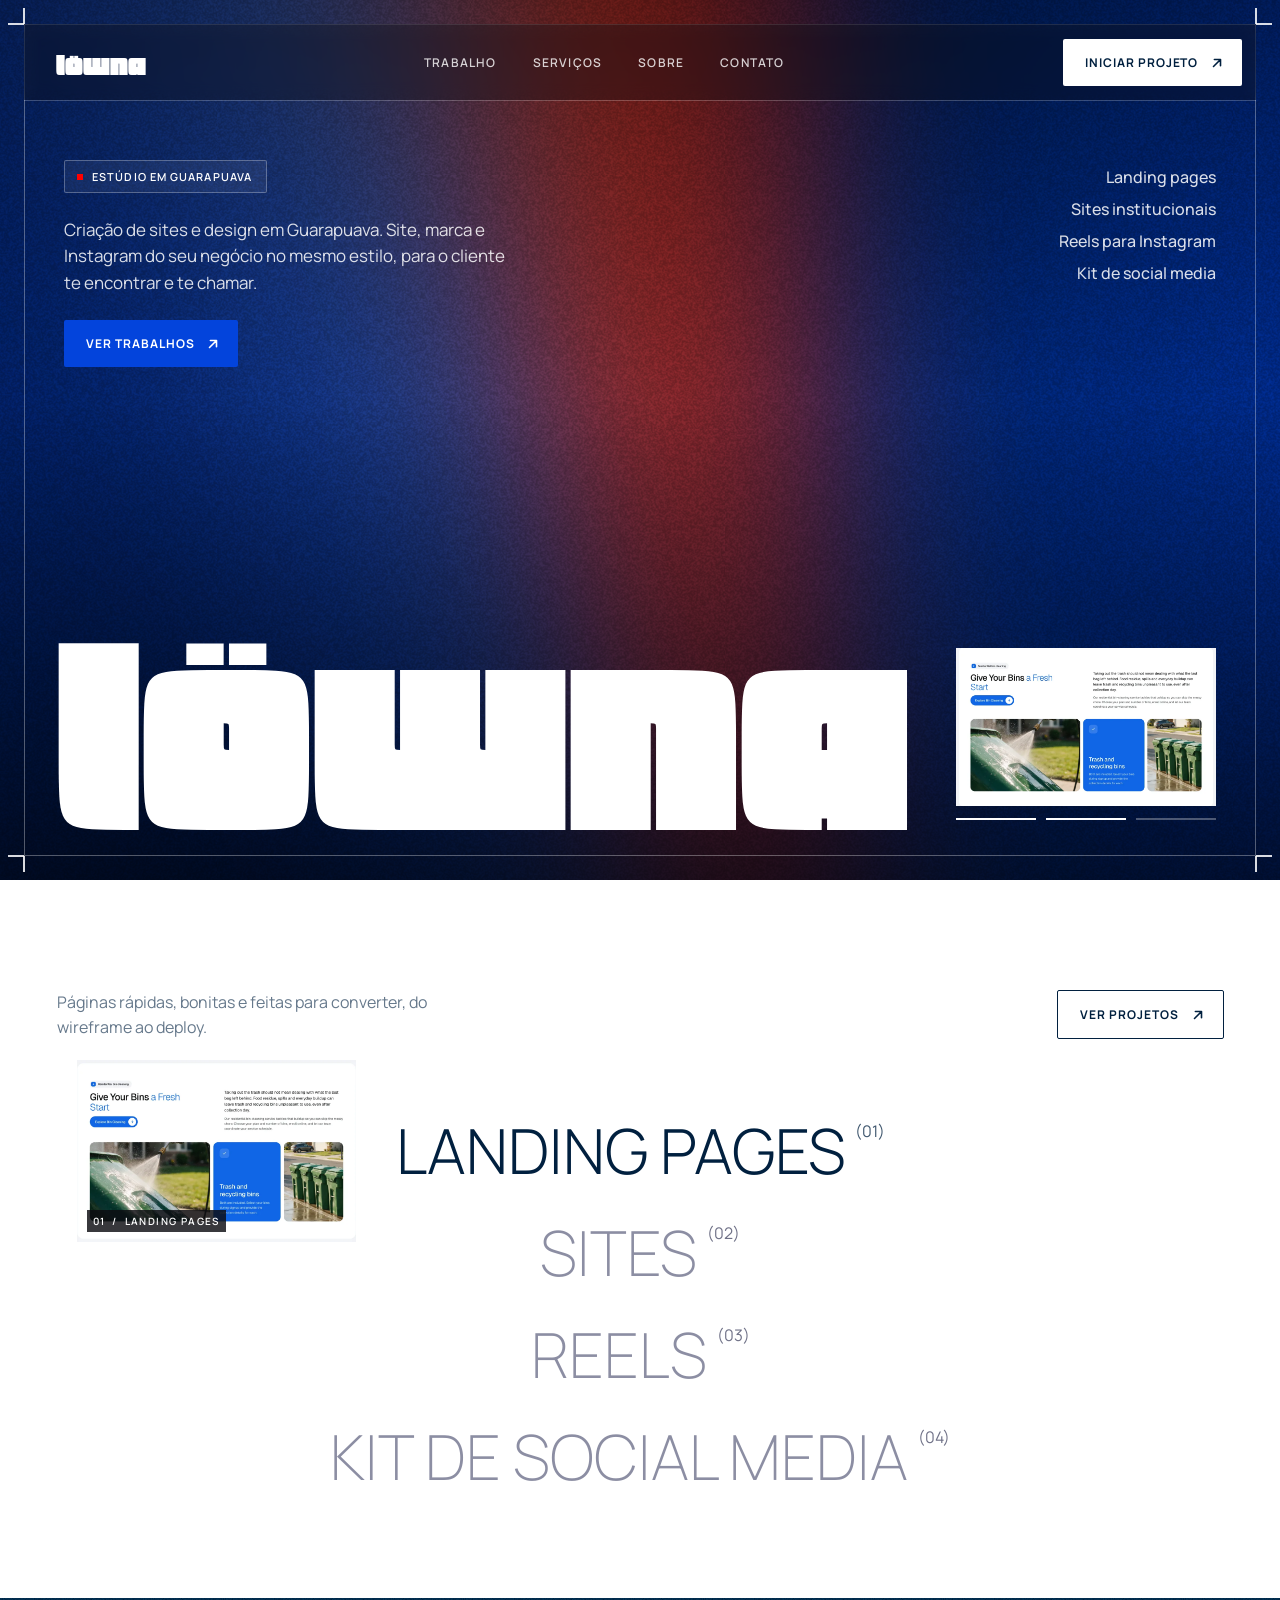
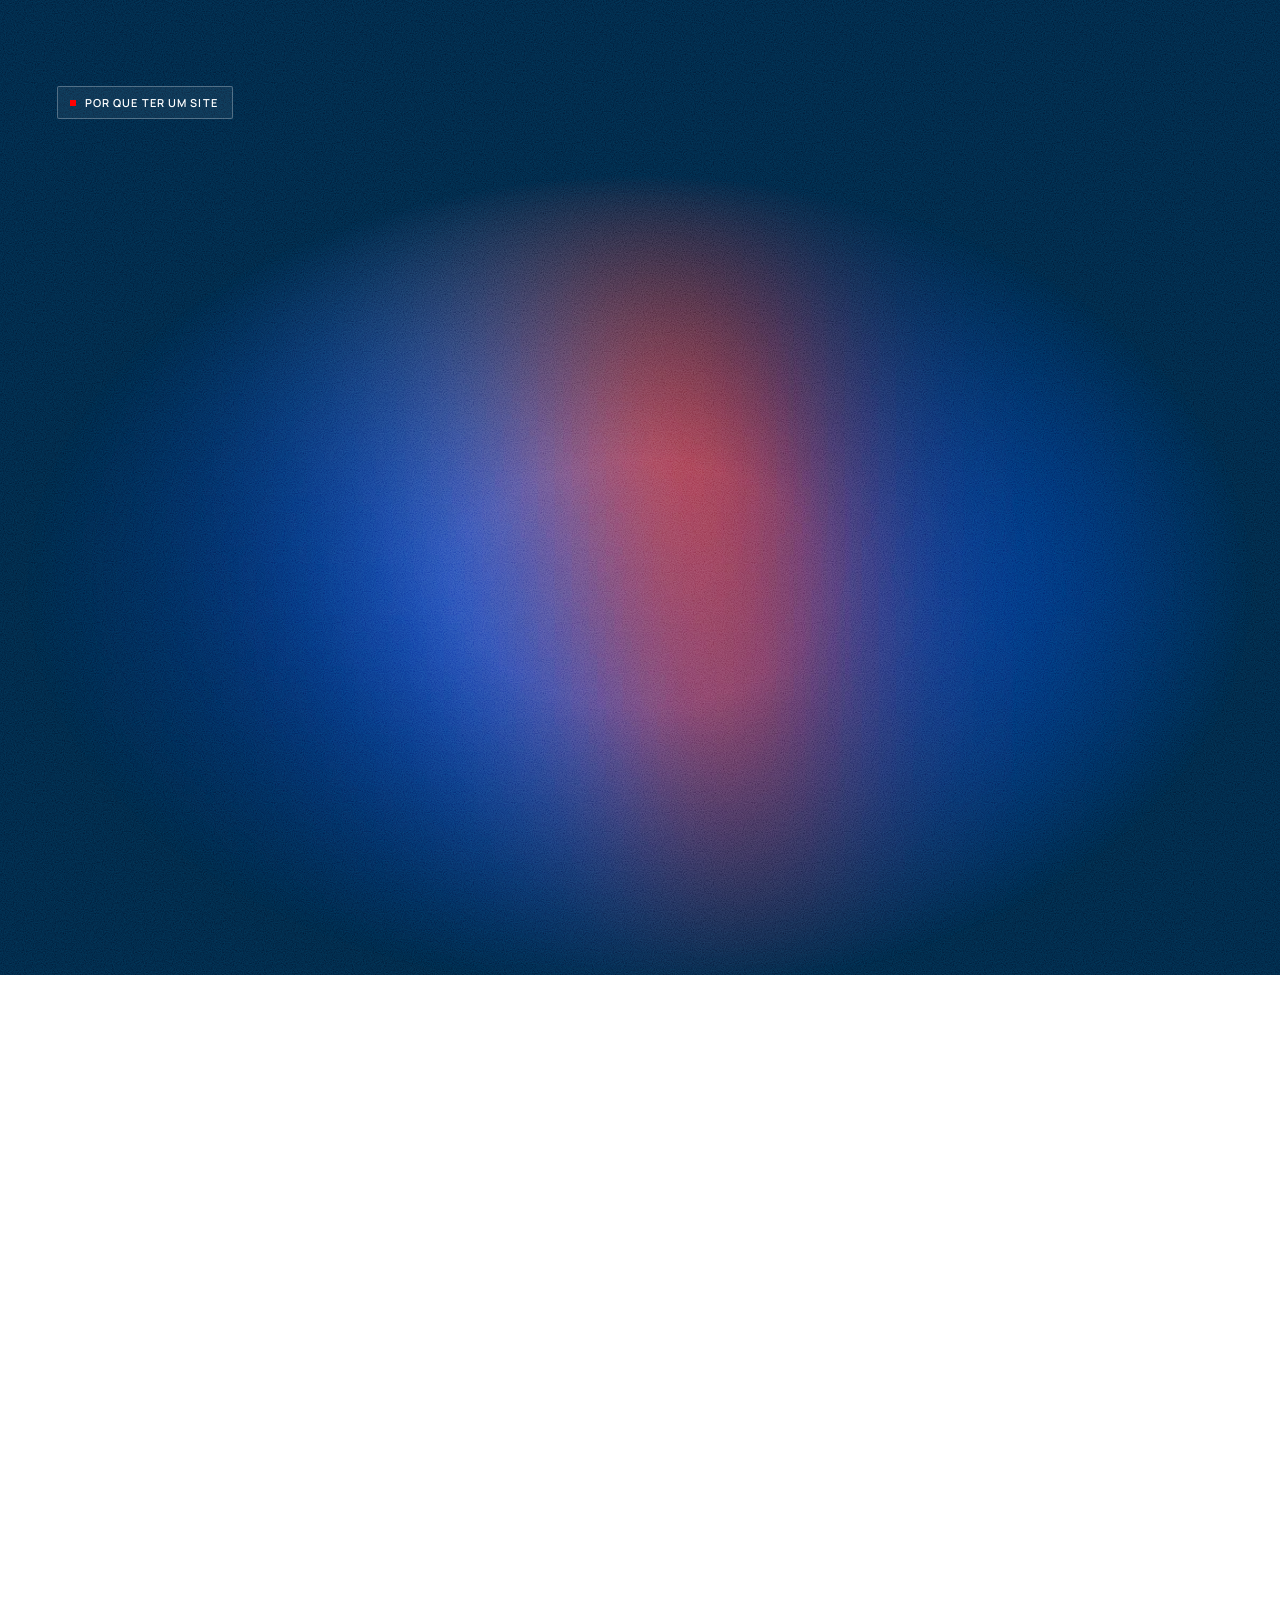
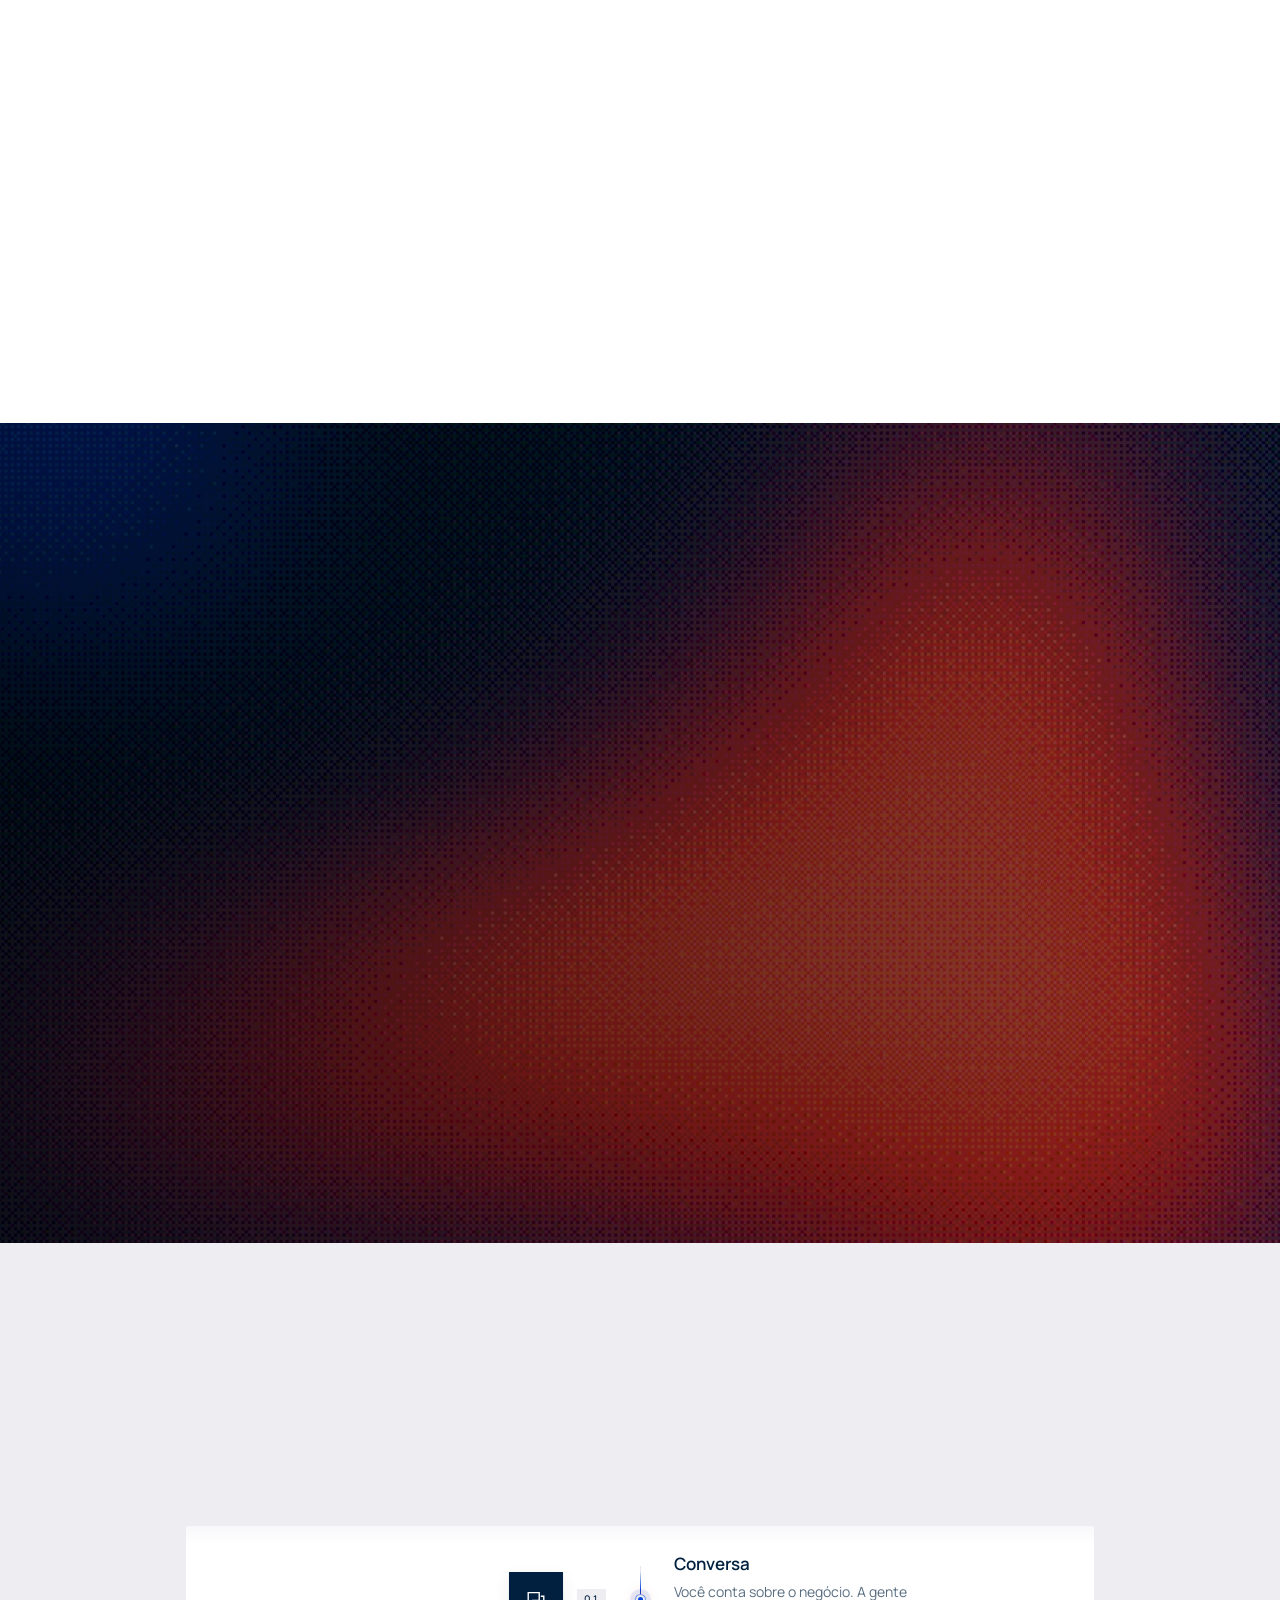
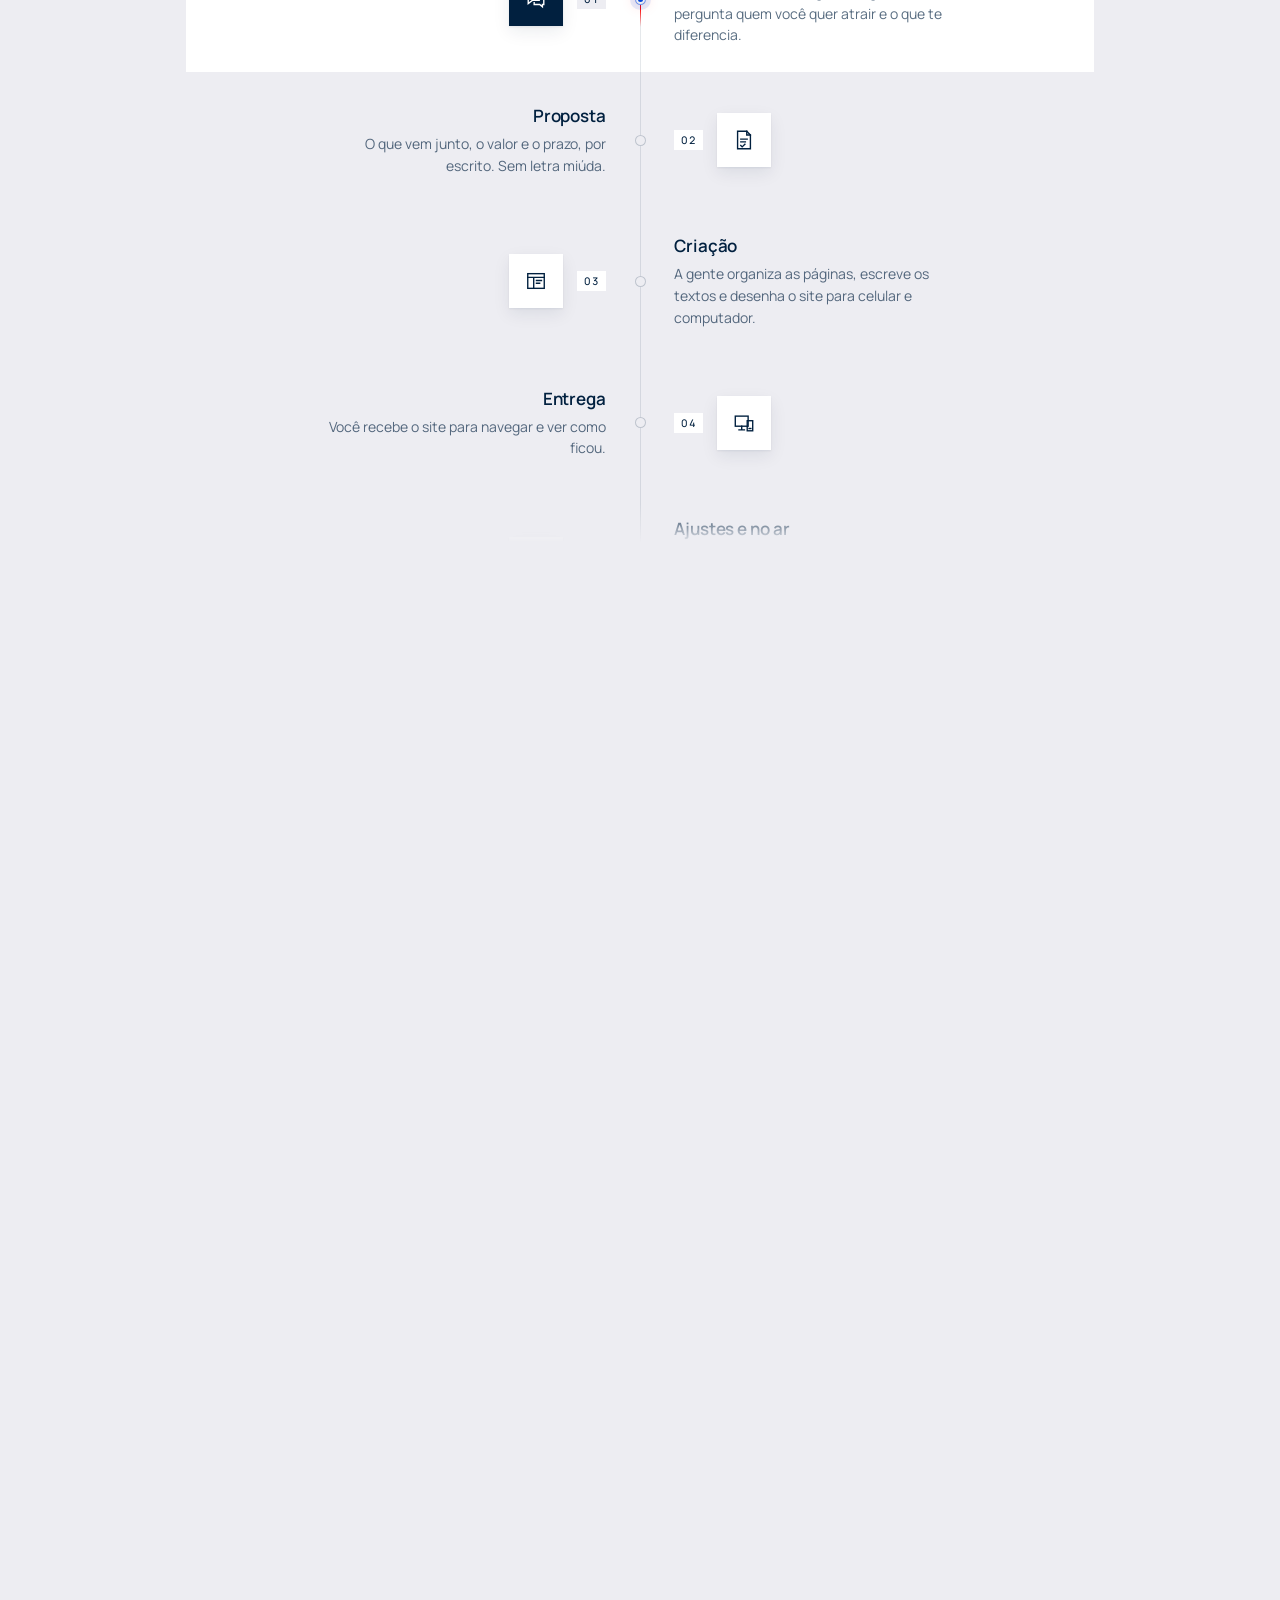
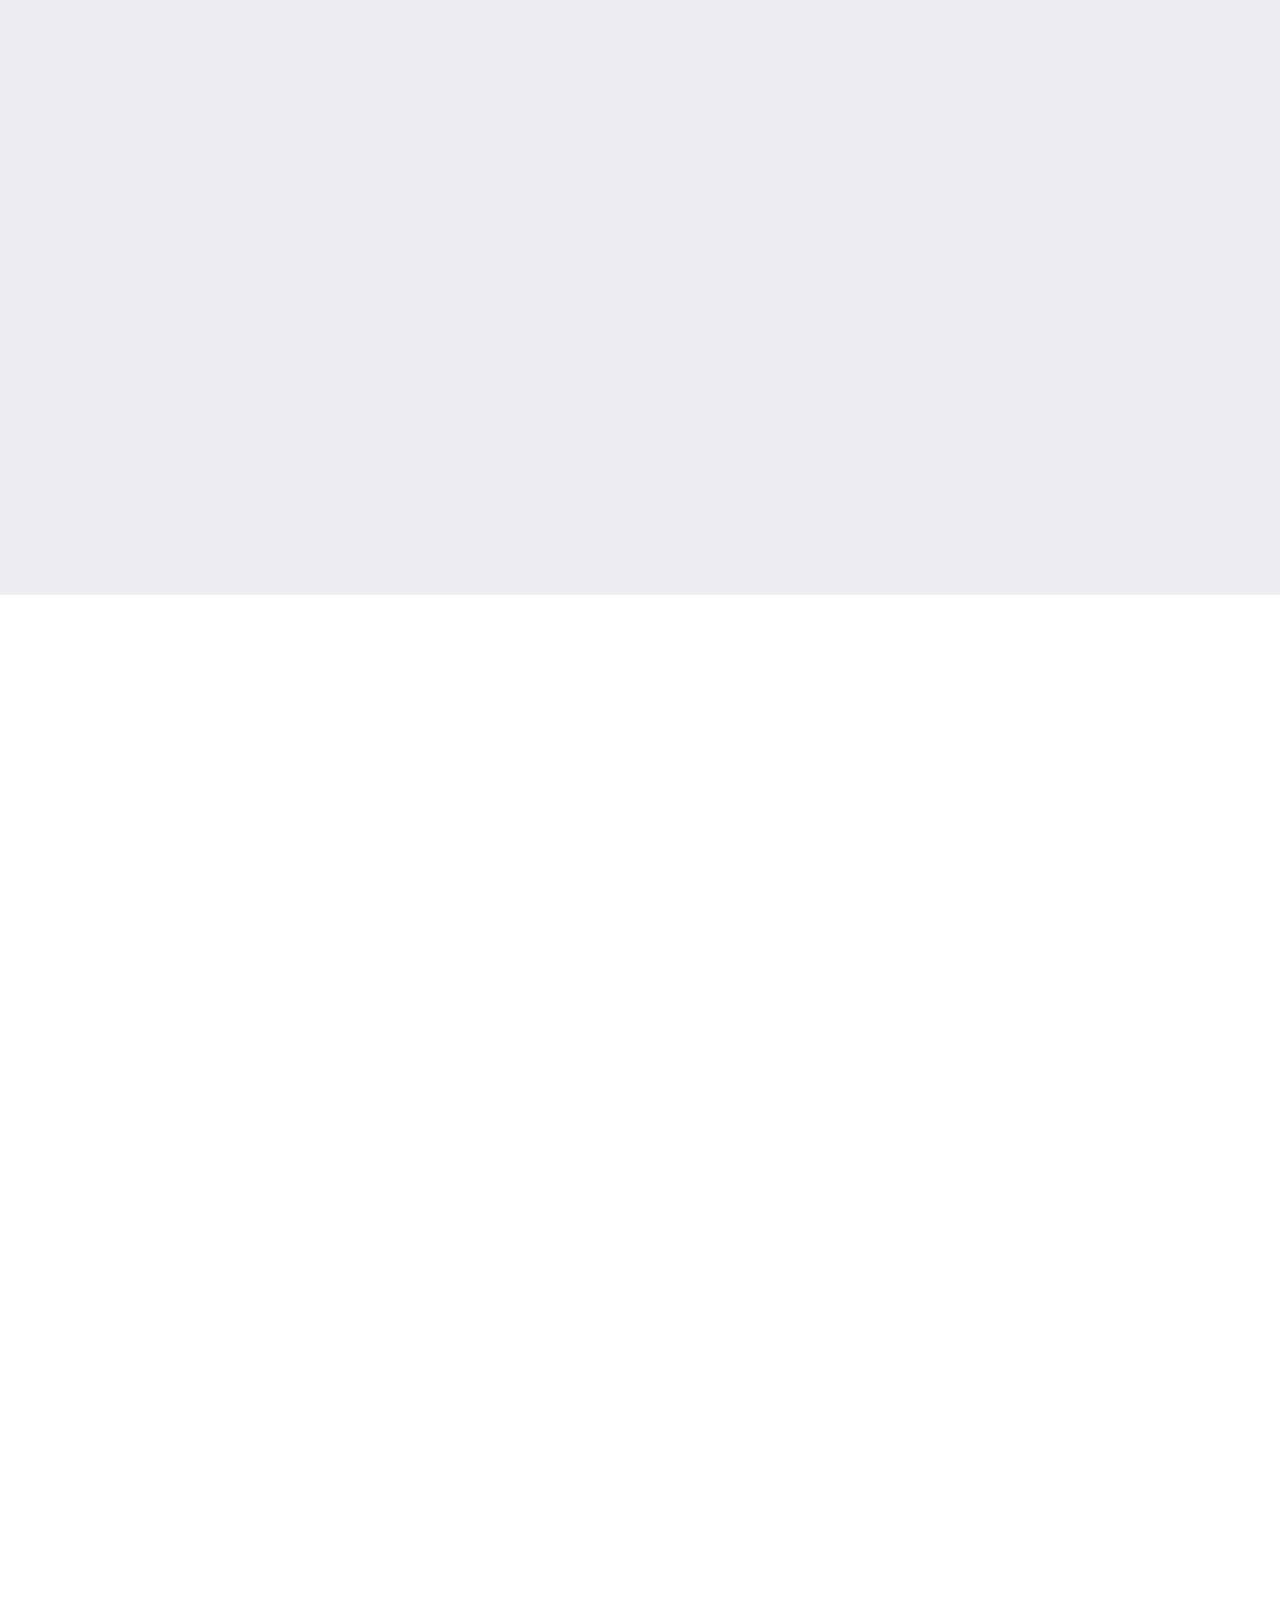
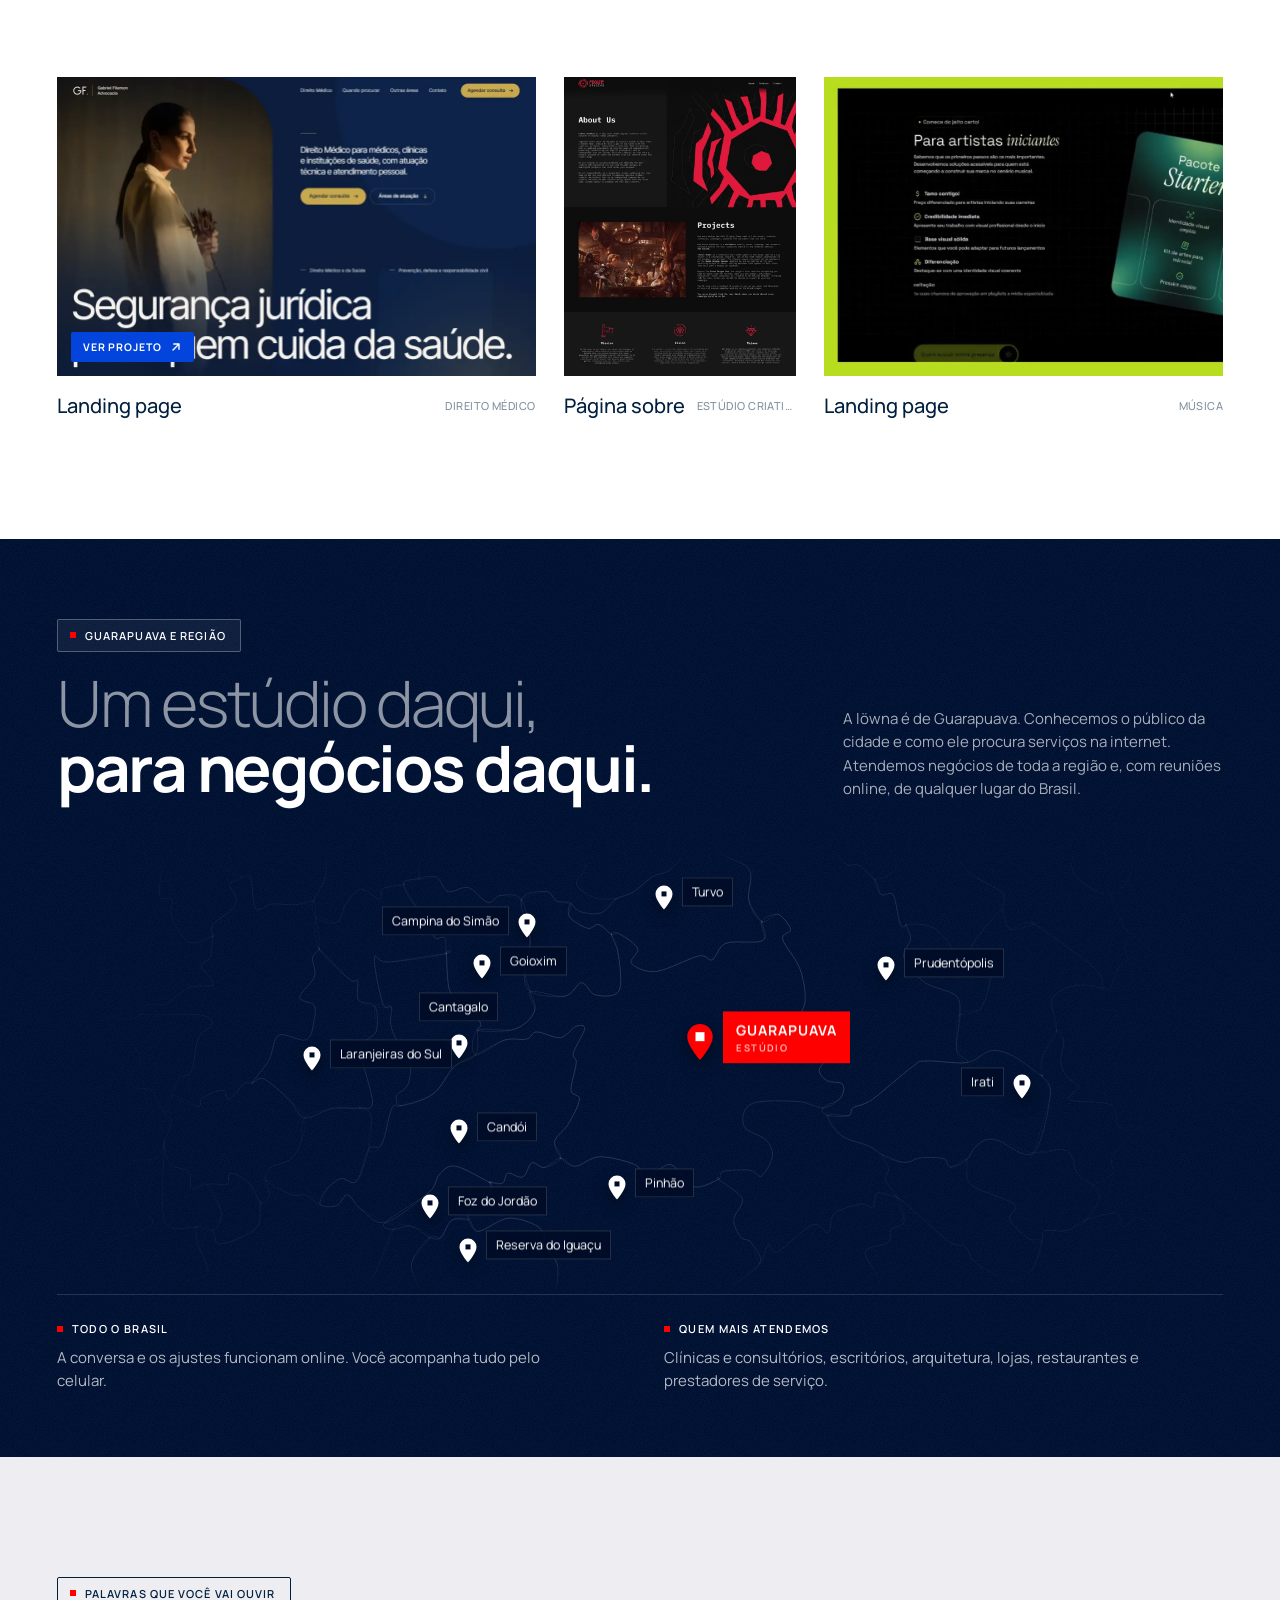
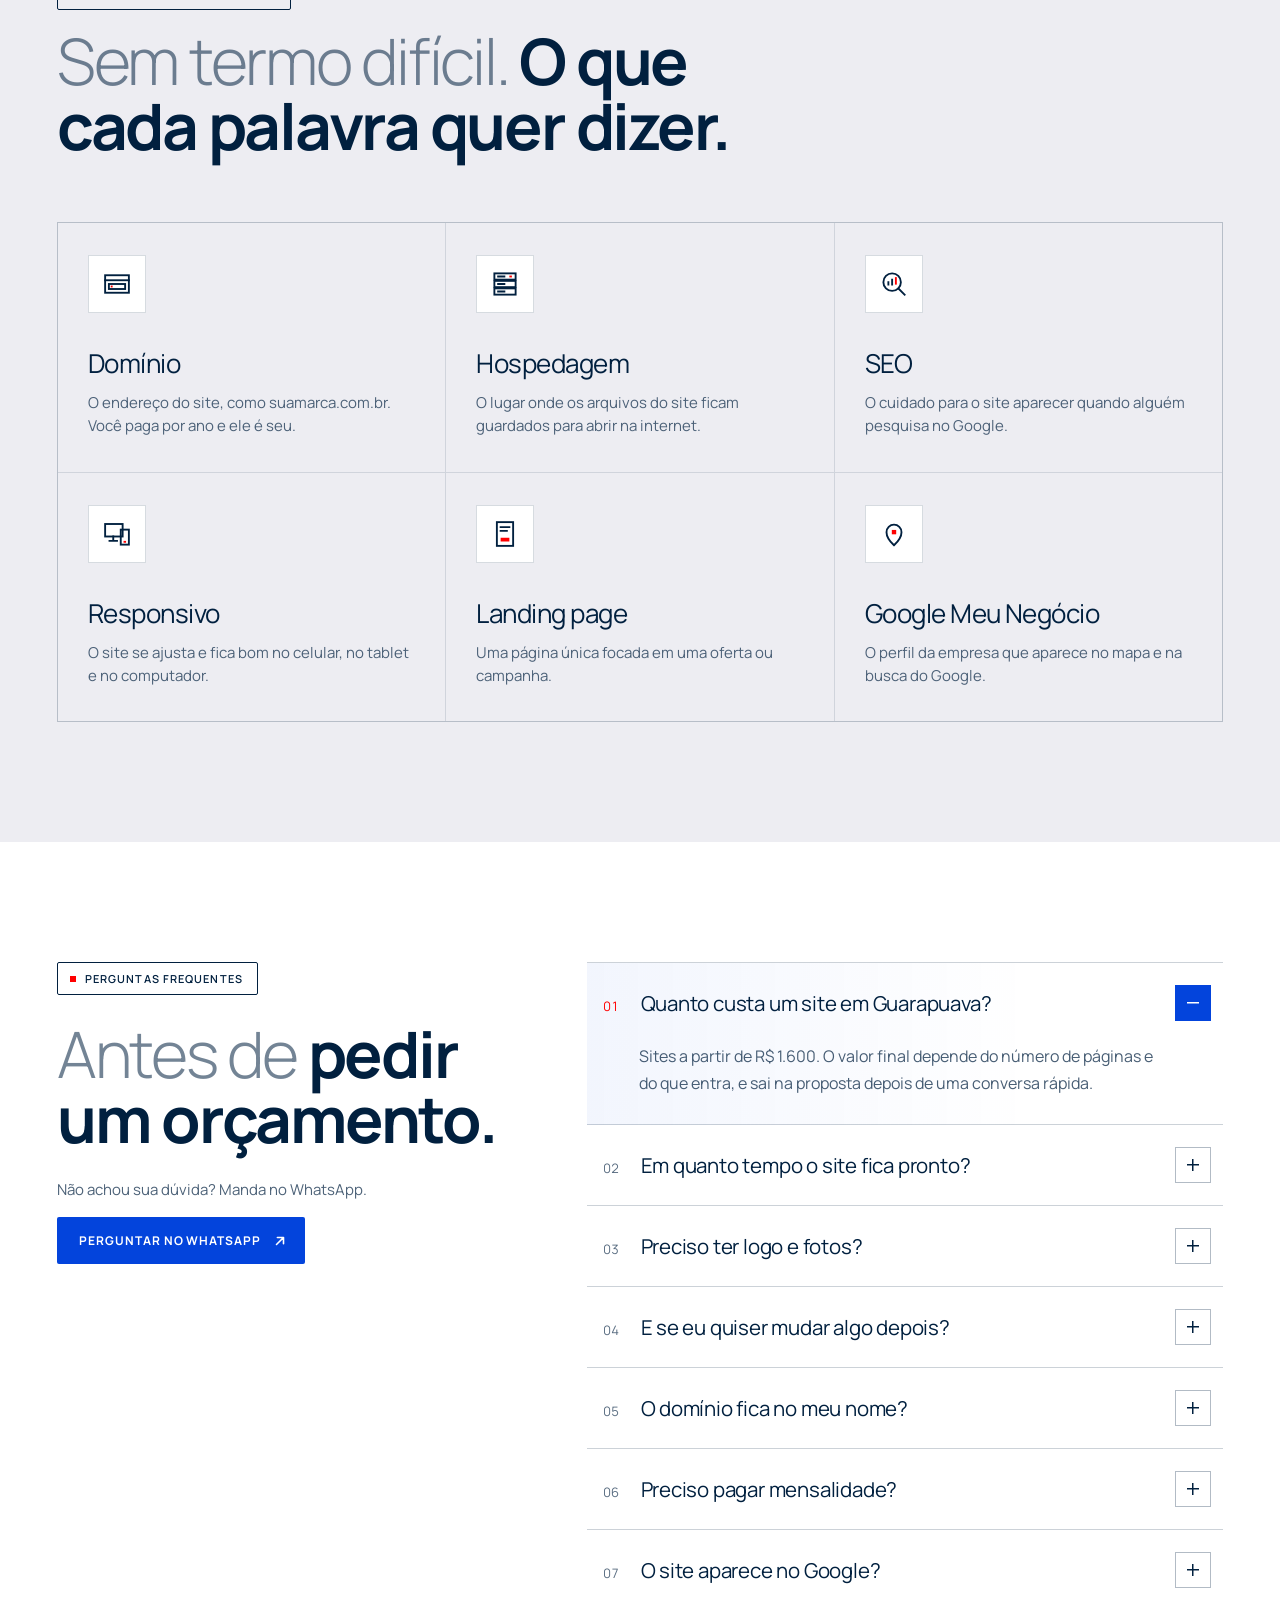
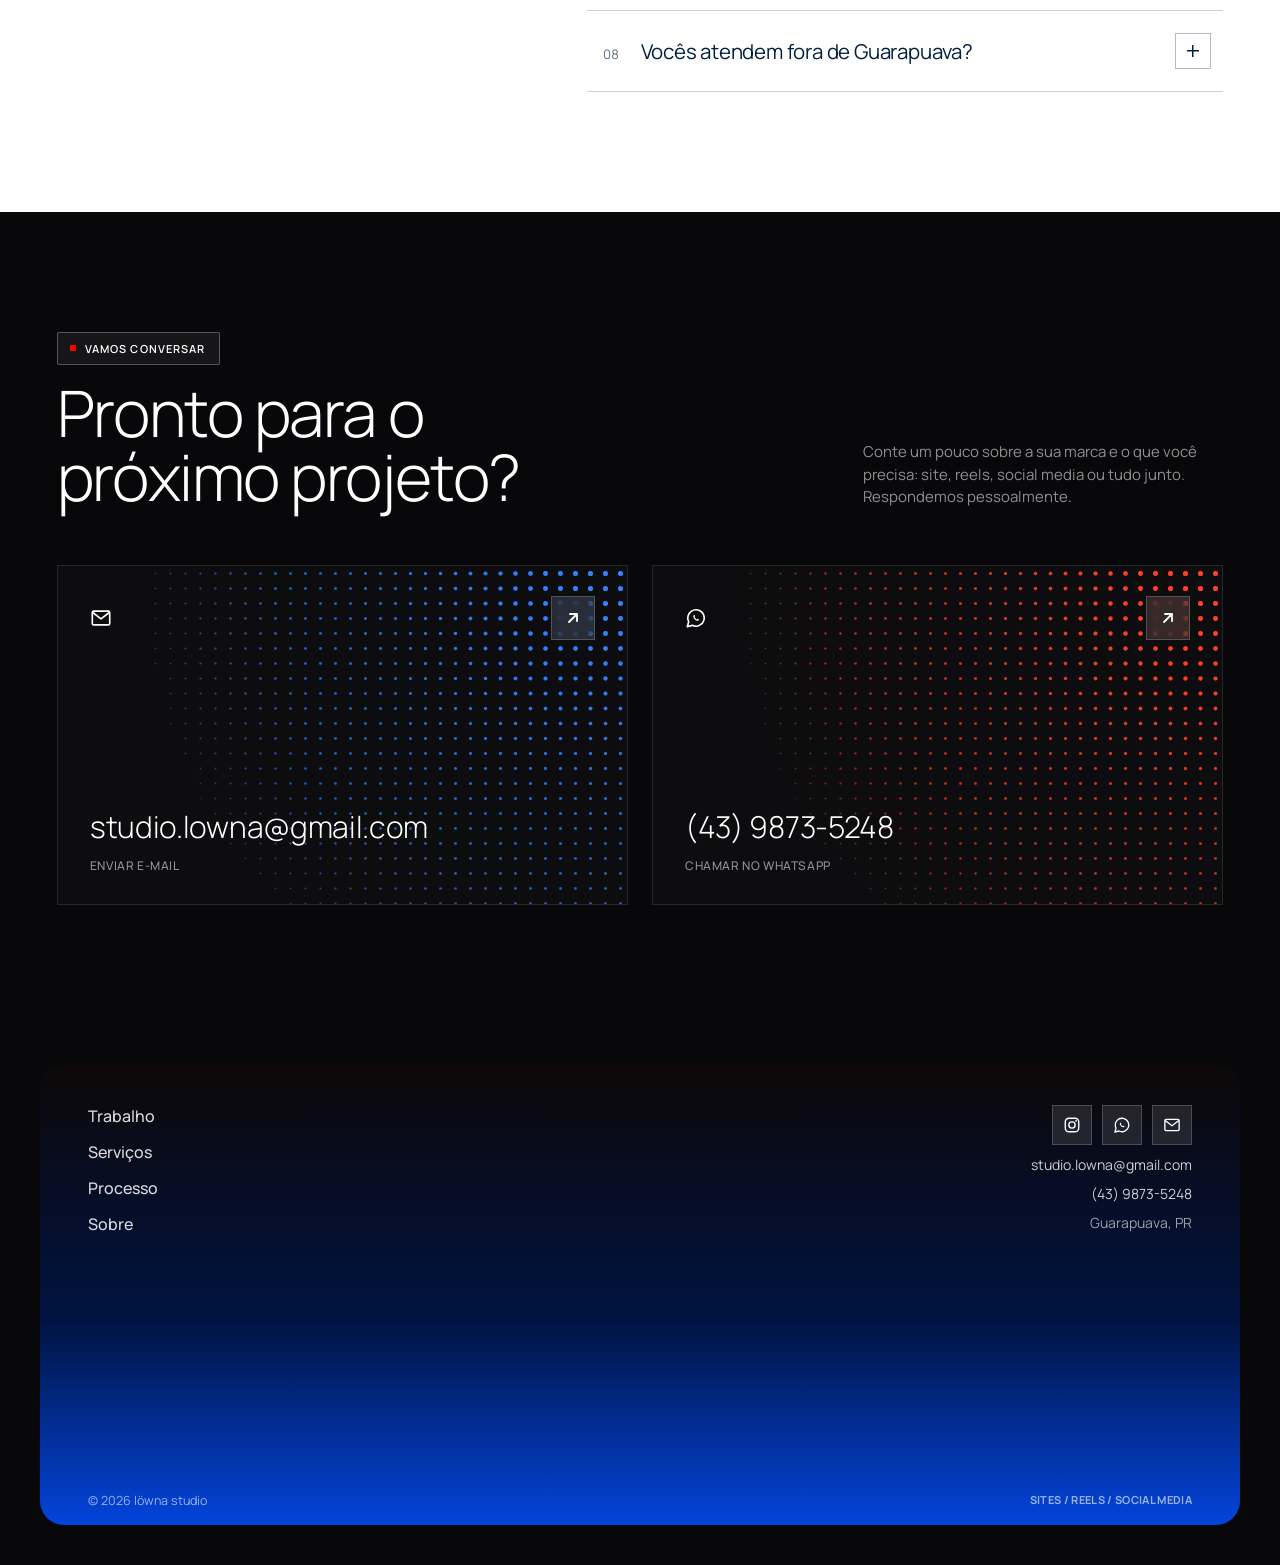
<file: index.html>
<!doctype html>
<html lang="pt-BR" class="no-js">
<head>
  <meta charset="utf-8">
  <meta name="viewport" content="width=device-width, initial-scale=1">
  <title>Criação de Sites em Guarapuava | Löwna Studio</title>
<script>if('scrollRestoration' in history)history.scrollRestoration='manual';window.addEventListener('beforeunload',function(){window.scrollTo(0,0)});if(location.hash){history.replaceState(null,'',location.pathname+location.search)}window.scrollTo(0,0);</script>
  <meta name="description" content="Criação de sites, landing pages e identidade visual em Guarapuava e região. Sites a partir de R$ 1.600, com 60 dias de ajustes e atendimento para todo o Brasil.">
  <link rel="canonical" href="https://www.lowna.com.br/">
  <meta name="robots" content="index, follow">
  <meta name="theme-color" content="#01203F">
  <meta property="og:type" content="website">
  <meta property="og:locale" content="pt_BR">
  <meta property="og:site_name" content="Löwna Studio">
  <meta property="og:url" content="https://www.lowna.com.br/">
  <meta property="og:title" content="Criação de Sites em Guarapuava | Löwna Studio">
  <meta property="og:description" content="Estúdio de criação: sites, landing pages, reels para Instagram e kits de social media com direção de arte própria.">
  <meta property="og:image" content="https://www.lowna.com.br/assets/img/og-lowna.jpg">
  <meta property="og:image:width" content="1200">
  <meta property="og:image:height" content="630">
  <meta property="og:image:alt" content="löwna, estúdio de criação: sites, reels e social media">
  <meta name="twitter:card" content="summary_large_image">
  <meta name="twitter:title" content="Criação de Sites em Guarapuava | Löwna Studio">
  <meta name="twitter:description" content="Estúdio de criação: sites, landing pages, reels para Instagram e kits de social media.">
  <meta name="twitter:image" content="https://www.lowna.com.br/assets/img/og-lowna.jpg">
  <meta name="twitter:image:alt" content="löwna, estúdio de criação: sites, reels e social media">
  <link rel="apple-touch-icon" href="assets/img/apple-touch-icon.png">
  <script type="application/ld+json">
  {
    "@context": "https://schema.org",
    "@type": "ProfessionalService",
    "@id": "https://www.lowna.com.br/#negocio",
    "name": "Löwna Studio",
    "url": "https://www.lowna.com.br/",
    "logo": "https://www.lowna.com.br/assets/img/apple-touch-icon.png",
    "image": "https://www.lowna.com.br/assets/img/og-lowna.jpg",
    "description": "Estúdio de criação de sites, landing pages, identidade visual e conteúdo para Instagram em Guarapuava, PR.",
    "email": "studio.lowna@gmail.com",
    "telephone": "+55 43 9873-5248",
    "priceRange": "A partir de R$ 1.600",
    "address": { "@type": "PostalAddress", "addressLocality": "Guarapuava", "addressRegion": "PR", "addressCountry": "BR" },
    "areaServed": [
      { "@type": "City", "name": "Guarapuava" }, { "@type": "City", "name": "Prudentópolis" }, { "@type": "City", "name": "Pinhão" },
      { "@type": "City", "name": "Candói" }, { "@type": "City", "name": "Turvo" }, { "@type": "City", "name": "Laranjeiras do Sul" },
      { "@type": "City", "name": "Cantagalo" }, { "@type": "City", "name": "Reserva do Iguaçu" }, { "@type": "City", "name": "Foz do Jordão" },
      { "@type": "City", "name": "Goioxim" }, { "@type": "City", "name": "Campina do Simão" }, { "@type": "City", "name": "Irati" },
      { "@type": "Country", "name": "Brasil" }
    ],
    "sameAs": ["https://www.instagram.com/lownastudio/"]
  }
  </script>
  <script type="application/ld+json">{"@context":"https://schema.org","@type":"FAQPage","mainEntity":[{"@type":"Question","name":"Quanto custa um site em Guarapuava?","acceptedAnswer":{"@type":"Answer","text":"Sites a partir de R$ 1.600. O valor final depende do número de páginas e do que entra, e sai na proposta depois de uma conversa rápida."}},{"@type":"Question","name":"Em quanto tempo o site fica pronto?","acceptedAnswer":{"@type":"Answer","text":"Em média, de 1 a 2 semanas da primeira conversa ao site no ar."}},{"@type":"Question","name":"Preciso ter logo e fotos?","acceptedAnswer":{"@type":"Answer","text":"Ajuda, mas não é obrigatório. A gente cria a identidade e orienta sobre as fotos."}},{"@type":"Question","name":"E se eu quiser mudar algo depois?","acceptedAnswer":{"@type":"Answer","text":"Nos primeiros 60 dias depois do lançamento, pequenos ajustes de texto e imagem são por nossa conta. Depois disso, cada alteração tem uma pequena taxa, ou entra no plano de manutenção."}},{"@type":"Question","name":"O domínio fica no meu nome?","acceptedAnswer":{"@type":"Answer","text":"Sempre. O endereço do site é da sua empresa, mesmo que a löwna cuide dele para você."}},{"@type":"Question","name":"Preciso pagar mensalidade?","acceptedAnswer":{"@type":"Answer","text":"Não é obrigatório. Você pode cuidar do domínio por conta própria ou deixar com a löwna no plano de manutenção de R$ 39/mês, sem fidelidade. Ele inclui registro e renovação do domínio, o site sempre no ar com cadeado de segurança, suporte se algo sair do ar e um ajuste de texto ou foto por mês depois dos 60 dias."}},{"@type":"Question","name":"O site aparece no Google?","acceptedAnswer":{"@type":"Answer","text":"Sai pronto para a busca. Para aparecer no mapa, também vale cuidar do Google Meu Negócio."}},{"@type":"Question","name":"Vocês atendem fora de Guarapuava?","acceptedAnswer":{"@type":"Answer","text":"Sim. Atendemos toda a região e qualquer cidade do Brasil, com reuniões online."}}]}</script>
  <link rel="preload" href="assets/fonts/manrope-latin.woff2" as="font" type="font/woff2" crossorigin>
  <link rel="preload" href="assets/fonts/badeen-display-latin.woff2" as="font" type="font/woff2" crossorigin>
  <link rel="icon" href="assets/favicon.svg" type="image/svg+xml">
  <link rel="stylesheet" href="css/style.css">
  <link rel="stylesheet" href="css/home.css">
  <script>document.documentElement.classList.replace('no-js', 'js');</script>
</head>
<body>

  <!-- ===================== HERO ===================== -->
  <section class="hero" id="topo">
    <div class="hero__bg" aria-hidden="true">
      <img class="hero__grad" src="assets/grad2-hero.svg" alt="" width="1440" height="1901">
    </div>
    <div class="hero__scrim" aria-hidden="true"></div>

    <div class="hero__frame">
      <span class="hero__outline" aria-hidden="true"></span>
      <span class="tick tick--tl" aria-hidden="true"></span>
      <span class="tick tick--tr" aria-hidden="true"></span>
      <span class="tick tick--bl" aria-hidden="true"></span>
      <span class="tick tick--br" aria-hidden="true"></span>

      <header class="nav" id="nav">
        <a class="nav__logo" href="#topo">löwna</a>
        <ul class="nav__links" id="nav-links">
          <li><a href="#trabalho">TRABALHO</a></li>
          <li><a href="#servicos">SERVIÇOS</a></li>
          <li><a href="#sobre">SOBRE</a></li>
          <li><a href="#contato">CONTATO</a></li>
        </ul>
        <a class="btn btn--light nav__cta" href="#contato">
          <span>INICIAR PROJETO</span>
          <span class="btn__icon"><img src="assets/arrow-dark.svg" alt="" width="14" height="14"><img src="assets/arrow-dark.svg" alt="" width="14" height="14"></span>
        </a>
        <button class="nav__toggle" id="nav-toggle" type="button" aria-expanded="false" aria-controls="nav-links">
          <span class="nav__toggle-bar"></span><span class="nav__toggle-bar"></span>
          <span class="sr-only">Abrir menu</span>
        </button>
      </header>
      <span class="hero__navline" aria-hidden="true"></span>

      <div class="hero__body">
        <div class="hero__intro">
          <span class="chip chip--dark hero__in"><i></i>ESTÚDIO EM GUARAPUAVA</span>
          <h1 class="hero__lead hero__in">Criação de sites e design em Guarapuava. Site, marca e Instagram do seu negócio no mesmo estilo, para o cliente te encontrar e te chamar.</h1>
          <a class="btn btn--blue hero__in" href="#trabalho" data-magnetic>
            <span>VER TRABALHOS</span>
            <span class="btn__icon"><img src="assets/arrow-white.svg" alt="" width="14" height="14"><img src="assets/arrow-white.svg" alt="" width="14" height="14"></span>
          </a>
        </div>
        <ul class="hero__services">
          <li class="hero__in">Landing pages</li>
          <li class="hero__in">Sites institucionais</li>
          <li class="hero__in">Reels para Instagram</li>
          <li class="hero__in">Kit de social media</li>
        </ul>
      </div>

      <div class="hero__bottom">
        <div class="hero__wordmark" aria-label="löwna">
          <span class="wm" aria-hidden="true"><span>l</span><span>ö</span><span>w</span><span>n</span><span>a</span></span>
        </div>
        <div class="showreel">
          <div class="showreel__card" id="showreel" aria-label="Trabalhos recentes">
            <div class="slide is-active" data-slide><video src="assets/portfolio/apresentacao-conteudo-sm.mp4" poster="assets/img/poster-apresentacao-conteudo.webp" muted loop playsinline preload="none"><track kind="captions" src="assets/portfolio/sem-audio.vtt" srclang="pt" label="Sem áudio"></video></div>
            <div class="slide" data-slide><img src="assets/img/landing-servicos.webp" alt="Landing page de limpeza de lixeiras"></div>
            <div class="slide" data-slide><video src="assets/portfolio/landing-musica.mp4" poster="assets/img/poster-landing-musica.webp" muted loop playsinline preload="none"><track kind="captions" src="assets/portfolio/sem-audio.vtt" srclang="pt" label="Sem áudio"></video></div>
          </div>
          <div class="showreel__bars" aria-hidden="true"><span></span><span></span><span></span></div>
        </div>
      </div>
    </div>
  </section>

  <!-- ===================== O QUE FAZEMOS ===================== -->
  <section class="services" id="servicos">
    <div class="services__detail">
      <p class="services__desc" id="services-desc" data-reveal>Páginas rápidas, bonitas e feitas para converter, do wireframe ao deploy.</p>
      <a class="btn btn--outline" href="#trabalho" data-reveal>
        <span>VER PROJETOS</span>
        <span class="btn__icon"><img src="assets/arrow-dark.svg" alt="" width="14" height="14"><img src="assets/arrow-dark.svg" alt="" width="14" height="14"></span>
      </a>
    </div>

    <div class="services__stack" id="services-stack">
     <div class="services__pin">
      <ul class="services__list" role="list">
        <li><button class="svc is-active" type="button"
            data-desc="Páginas rápidas, bonitas e feitas para converter, do wireframe ao deploy."
            data-caption="01  /  LANDING PAGES">
            <span class="svc__label">LANDING PAGES</span><sup>(01)</sup></button></li>
        <li><button class="svc" type="button"
            data-desc="Sites institucionais completos, com estrutura clara e fáceis de atualizar."
            data-caption="02  /  SITES">
            <span class="svc__label">SITES</span><sup>(02)</sup></button></li>
        <li><button class="svc" type="button"
            data-desc="Roteiro, captação e edição de reels pensados para prender atenção nos primeiros segundos."
            data-caption="03  /  REELS">
            <span class="svc__label">REELS</span><sup>(03)</sup></button></li>
        <li><button class="svc" type="button"
            data-desc="Templates de post, stories e capas no mesmo sistema visual do site, prontos para o dia a dia."
            data-caption="04  /  KIT DE SOCIAL MEDIA">
            <span class="svc__label">KIT DE SOCIAL MEDIA</span><sup>(04)</sup></button></li>
      </ul>
      <div class="services__image" id="services-image">
        <div class="services__visual" id="services-visual" aria-hidden="true">
          <div class="slide is-active" data-slide><img src="assets/img/landing-servicos.webp" alt="" loading="lazy"></div>
          <div class="slide slide--scroll" data-slide><img src="assets/img/pagina-sobre.webp" alt="" loading="lazy"></div>
          <div class="slide slide--reels" data-slide>
            <div class="reel"><video src="assets/portfolio/reels-1.mp4" poster="assets/img/poster-reels-1.webp" muted loop playsinline preload="none"><track kind="captions" src="assets/portfolio/sem-audio.vtt" srclang="pt" label="Sem áudio"></video></div>
            <div class="reel"><video src="assets/portfolio/reels-2.mp4" poster="assets/img/poster-reels-2.webp" muted loop playsinline preload="none"><track kind="captions" src="assets/portfolio/sem-audio.vtt" srclang="pt" label="Sem áudio"></video></div>
            <div class="reel"><video src="assets/portfolio/reels-3.mp4" poster="assets/img/poster-reels-3.webp" muted loop playsinline preload="none"><track kind="captions" src="assets/portfolio/sem-audio.vtt" srclang="pt" label="Sem áudio"></video></div>
          </div>
          <div class="slide slide--kit" data-slide>
            <div class="fx" style="left:-78.12px;top:-192.32px;width:502.2px;height:662.799px"
                 data-shader="moving-blobs" data-src="grad4-services"
                 data-params='{"threshold":44.10000228881836,"strength":100,"chromaticAberration":50,"detail":0,"shadow":0,"mode":"Refraction","speed":10,"region":"Whole Area","softness":40,"scale":60}'>
              <img src="assets/grad4-services.svg" alt="">
            </div>
            <div class="kit">
              <div class="kit__grid">
                <span class="kit__tile kit__tile--red">POST</span><span class="kit__tile"></span><span class="kit__tile"></span>
                <span class="kit__tile"></span><span class="kit__tile"></span><span class="kit__tile kit__tile--white">STORY</span>
                <span class="kit__tile"></span><span class="kit__tile kit__tile--red">CAPA</span><span class="kit__tile"></span>
              </div>
            </div>
          </div>
          <p class="services__caption" id="services-caption">01  /  LANDING PAGES</p>
        </div>
        <p class="services__mdesc" id="services-mdesc" aria-live="polite">Páginas rápidas, bonitas e feitas para converter, do wireframe ao deploy.</p>
      </div>
     </div>
     <span class="services__snap" style="--i:0" aria-hidden="true"></span>
     <span class="services__snap" style="--i:1" aria-hidden="true"></span>
     <span class="services__snap" style="--i:2" aria-hidden="true"></span>
     <span class="services__snap" style="--i:3" aria-hidden="true"></span>
    </div>
  </section>

  <!-- ===================== POR QUE TER UM SITE (grade com centro) ===================== -->
  <section class="why" id="por-que" aria-labelledby="why-t">
    <img class="why__tex" src="assets/img/grad2-smooth.webp" alt="" aria-hidden="true" width="1200" height="1584" loading="lazy" decoding="async">
    <div class="sec-head">
      <div class="sec-head__title">
        <span class="chip chip--dark" data-reveal><i></i>POR QUE TER UM SITE</span>
        <h2 id="why-t" data-reveal style="--d:.06s"><span>Seu cliente pesquisa</span> <strong>antes de te chamar.</strong></h2>
      </div>
      <p class="sec-head__intro" data-reveal style="--d:.12s">Quase todo mundo procura no Google, olha o Instagram e confere o endereço antes de fazer contato. Se não encontra informação clara, procura outra empresa. O site é onde ele confirma que você é de confiança.</p>
    </div>
    <div class="why__grid" id="why-grid" data-reveal>
      <article class="why__card why__card--tl is-on">
        <span class="why__icon" aria-hidden="true"><svg viewBox="0 0 24 24"><circle cx="10.5" cy="10.5" r="6"/><path d="M15 15l5 5"/><path d="M8 10.5h5"/></svg></span>
        <h3>Aparece no Google</h3>
        <p>Quem busca o que você faz em Guarapuava chega até você.</p>
      </article>
      <span class="why__fill why__fill--top" aria-hidden="true" data-dots="111,155,255" data-focal=".5,1" data-dots-base=".7"></span>
      <article class="why__card why__card--tr">
        <span class="why__icon" aria-hidden="true"><svg viewBox="0 0 24 24"><path d="M5 3.5h10l4 4v13H5z"/><path d="M15 3.5v4h4"/><path d="M8.5 11.5h7M8.5 14.5h7M8.5 17.5h4"/></svg></span>
        <h3>Explica antes da conversa</h3>
        <p>Serviços, como funciona e dúvidas respondidas sem você repetir.</p>
      </article>
      <span class="why__fill why__fill--left" aria-hidden="true" data-dots="111,155,255" data-focal="1,.5" data-dots-base=".7"></span>
      <div class="why__core" aria-hidden="true">
        <svg class="why__orbit" viewBox="0 0 200 200">
          <defs><linearGradient id="why-arc" x1="0" y1="0" x2="1" y2="0"><stop offset="0" stop-color="#0344dc" stop-opacity="0"/><stop offset="1" stop-color="#0344dc"/></linearGradient></defs>
          <circle cx="100" cy="100" r="84" fill="none" stroke="currentColor" stroke-opacity=".12"/>
          <g class="why__arc"><path d="M40.6 40.6A84 84 0 0 1 100 16" fill="none" stroke="url(#why-arc)" stroke-width="6" stroke-linecap="butt"/><rect x="97" y="13" width="6" height="6" fill="#ff0000"/></g>
        </svg>
        <span class="why__hub"><svg viewBox="0 0 24 24"><rect x="3.5" y="5" width="17" height="12.5"/><path d="M3.5 8.5h17"/><path d="M9 20.5h6M12 17.5v3"/><rect x="13.5" y="11" width="3.5" height="3.5" fill="#ff0000" stroke="none"/></svg></span>
      </div>
      <span class="why__fill why__fill--right" aria-hidden="true" data-dots="255,70,70" data-focal="0,.5" data-dots-base=".7"></span>
      <article class="why__card why__card--bl">
        <span class="why__icon" aria-hidden="true"><svg viewBox="0 0 24 24"><circle cx="8.5" cy="12" r="4.5"/><path d="M13 12h8M18 12v3M21 12v2"/></svg></span>
        <h3>É seu de verdade</h3>
        <p>Não depende do algoritmo nem de uma conta que pode cair.</p>
      </article>
      <span class="why__fill why__fill--bottom" aria-hidden="true" data-dots="255,70,70" data-focal=".5,0" data-dots-base=".7"></span>
      <article class="why__card why__card--br">
        <span class="why__icon" aria-hidden="true"><svg viewBox="0 0 24 24"><path d="M4 5h16v11H10l-4 3.5V16H4z"/><path d="M8.5 9.5h7M8.5 12.5h4"/></svg></span>
        <h3>Leva até o WhatsApp</h3>
        <p>Um toque e a conversa começa com a mensagem pronta.</p>
      </article>
    </div>
  </section>

  <!-- ===================== QUAL VOCÊ PRECISA (abas com palco) ===================== -->
  <section class="need" id="qual-voce-precisa" aria-labelledby="need-t">
    <div class="sec-head">
      <div class="sec-head__title">
        <span class="chip chip--light" data-reveal><i></i>QUAL VOCÊ PRECISA</span>
        <h2 id="need-t" data-reveal style="--d:.06s"><span>Site, landing page ou identidade?</span> <strong>A gente explica.</strong></h2>
      </div>
      <p class="sec-head__intro" data-reveal style="--d:.12s">Cada serviço resolve uma coisa diferente. Toque em cada um para ver o que é e para quem serve.</p>
    </div>
    <div class="tabs" id="need-tabs" data-reveal>
      <div class="tabs__bar" role="tablist" aria-label="Serviços">
        <button class="tabs__tab is-on" role="tab" id="t-1" aria-controls="p-1" aria-selected="true"><span>01</span>Site<i></i></button>
        <button class="tabs__tab" role="tab" id="t-2" aria-controls="p-2" aria-selected="false" tabindex="-1"><span>02</span>Landing page<i></i></button>
        <button class="tabs__tab" role="tab" id="t-3" aria-controls="p-3" aria-selected="false" tabindex="-1"><span>03</span>Identidade visual<i></i></button>
        <button class="tabs__tab" role="tab" id="t-4" aria-controls="p-4" aria-selected="false" tabindex="-1"><span>04</span>Instagram<i></i></button>
        <button class="tabs__tab" role="tab" id="t-5" aria-controls="p-5" aria-selected="false" tabindex="-1"><span>05</span>Google Meu Negócio<i></i></button>
        <button class="tabs__tab" role="tab" id="t-6" aria-controls="p-6" aria-selected="false" tabindex="-1"><span>06</span>Mais páginas<i></i></button>
      </div>
      <div class="stage">
        <img class="stage__tex" src="assets/img/grad2-smooth.webp" alt="" aria-hidden="true" width="1200" height="1584" loading="lazy" decoding="async">

        <div class="stage__panel is-on" role="tabpanel" id="p-1" aria-labelledby="t-1">
          <div class="stage__cap">
            <div class="stage__main">
              <span class="stage__n">01 / 06</span>
              <h3>Site</h3>
              <p>O endereço completo da empresa na internet: quem você é, serviços, fotos e contato.</p>
              <span class="stage__tag">A PARTIR DE R$ 1.600</span>
            </div>
            <p class="stage__for"><b>PARA QUEM</b><span>Quer ser encontrado e passar confiança.</span></p>
          </div>
          <div class="bento bento--site" aria-hidden="true">
            <div class="bx bx--a bx--white">
              <span class="bx__tag">COMPUTADOR</span>
              <div class="win"><div class="win__bar"><i></i><i></i><i></i><span>suamarca.com.br</span></div>
                <div class="win__view"><div class="scroll">
                  <div class="pg__nav"><b></b><i></i><i></i><i></i></div>
                  <span class="ln ln--xl"></span><span class="ln ln--l"></span><span class="ln ln--m"></span>
                  <em class="pg__btn pg__btn--wa">Chamar no WhatsApp</em>
                  <div class="pg__cards"><i></i><i></i><i></i></div>
                  <span class="ln ln--l"></span><span class="ln ln--m"></span>
                  <div class="pg__img"></div>
                  <span class="ln ln--l"></span><span class="ln ln--s"></span>
                  <div class="pg__cards"><i></i><i></i><i></i></div>
                </div></div>
              </div>
            </div>
            <div class="bx bx--b bx--gray">
              <span class="bx__tag">CELULAR</span>
              <div class="phone"><div class="scroll scroll--slow">
                <div class="pg__nav"><b></b><i></i></div>
                <span class="ln ln--xl"></span><span class="ln ln--l"></span>
                <em class="pg__btn pg__btn--wa">WhatsApp</em>
                <div class="pg__img"></div>
                <span class="ln ln--l"></span><span class="ln ln--m"></span>
                <div class="pg__img"></div>
              </div></div>
            </div>
            <div class="bx bx--c bx--blue">
              <span class="bx__tag">SEU ENDEREÇO</span>
              <div class="url"><b></b><span class="type">suamarca.com.br</span></div>
            </div>
          </div>
        </div>

        <div class="stage__panel" role="tabpanel" id="p-2" aria-labelledby="t-2" hidden>
          <div class="stage__cap">
            <div class="stage__main">
              <span class="stage__n">02 / 06</span>
              <h3>Landing page</h3>
              <p>Uma página só, para uma oferta ou campanha, como um curso, uma promoção ou um anúncio.</p>
            </div>
            <p class="stage__for"><b>PARA QUEM</b><span>Quer vender uma coisa específica.</span></p>
          </div>
          <div class="bento bento--landing" aria-hidden="true">
            <div class="bx bx--a bx--gray">
              <span class="bx__tag">UMA PÁGINA SÓ</span>
              <div class="phone phone--tall"><div class="scroll">
                <span class="lp__k">OFERTA</span>
                <b class="lp__t">Curso de fotografia</b>
                <span class="ln ln--l"></span><span class="ln ln--m"></span>
                <div class="pg__img"></div>
                <em class="pg__btn">Quero minha vaga</em>
                <span class="ln ln--l"></span><span class="ln ln--m"></span>
                <div class="pg__cards pg__cards--2"><i></i><i></i></div>
                <em class="pg__btn">Quero minha vaga</em>
              </div></div>
            </div>
            <div class="bx bx--b bx--navy">
              <span class="bx__tag">A OFERTA</span>
              <div class="price"><s>R$ 497</s><strong>R$ 297</strong></div>
            </div>
            <div class="bx bx--c bx--white">
              <span class="bx__tag">UM OBJETIVO</span>
              <div class="cta"><em>Quero minha vaga</em><i class="cursor"></i></div>
            </div>
          </div>
        </div>

        <div class="stage__panel" role="tabpanel" id="p-3" aria-labelledby="t-3" hidden>
          <div class="stage__cap">
            <div class="stage__main">
              <span class="stage__n">03 / 06</span>
              <h3>Identidade visual</h3>
              <p>Logo, cores e fontes que fazem a marca ser reconhecida.</p>
            </div>
            <p class="stage__for"><b>PARA QUEM</b><span>Está começando ou sente que a marca ficou para trás.</span></p>
          </div>
          <div class="bento bento--brand" aria-hidden="true">
            <div class="bx bx--a bx--cream">
              <svg class="mono" viewBox="0 0 120 60"><path class="draw" pathLength="1" d="M36 14H20a10 10 0 0 0 0 20h6a10 10 0 0 1 0 20H8M52 54V14l18 24 18-24v40"/><rect class="dot" x="98" y="47" width="7" height="7"/></svg>
              <span class="mono__name">SUA MARCA</span>
            </div>
            <div class="bx bx--b bx--plain">
              <div class="sw" style="--c:#1f3d2b;--t1:#3c5a47;--t2:#6f8a78;--t3:#a9bcae"><span>#1F3D2B</span><i></i><i></i><i></i></div>
              <div class="sw" style="--c:#c8a96a;--t1:#d3b984;--t2:#dfcca3;--t3:#ecdfc4"><span>#C8A96A</span><i></i><i></i><i></i></div>
              <div class="sw" style="--c:#d9643a;--t1:#e07f5c;--t2:#e9a084;--t3:#f2c3b0"><span>#D9643A</span><i></i><i></i><i></i></div>
            </div>
            <div class="bx bx--c bx--green">
              <span class="bx__tag">TIPOGRAFIA</span>
              <span class="aa">Aa</span>
              <span class="fonts"><i>Títulos</i><i>Textos</i><i>Detalhes</i></span>
            </div>
          </div>
        </div>

        <div class="stage__panel" role="tabpanel" id="p-4" aria-labelledby="t-4" hidden>
          <div class="stage__cap">
            <div class="stage__main">
              <span class="stage__n">04 / 06</span>
              <h3>Conteúdo para Instagram</h3>
              <p>Posts desenhados no mesmo visual do site, todo mês ou em modelos para você editar, e edição de reels a partir dos seus vídeos.</p>
            </div>
            <p class="stage__for"><b>PARA QUEM</b><span>Quer um perfil com cara de marca.</span></p>
          </div>
          <div class="bento bento--insta" aria-hidden="true">
            <div class="bx bx--a bx--white">
              <span class="bx__tag">FEED</span>
              <div class="feed"><div class="feed__head"><b></b><span><strong>suamarca</strong><small>48 publicações</small></span></div>
                <div class="feed__grid"><i></i><i></i><i></i><i></i><i></i><i></i><i></i><i></i><i></i></div></div>
            </div>
            <div class="bx bx--b bx--ink">
              <span class="bx__tag">REELS</span>
              <div class="rl"><i class="rl__bar"></i><i class="rl__play"></i><span class="ln ln--l"></span><span class="ln ln--m"></span></div>
            </div>
            <div class="bx bx--c bx--blue">
              <span class="bx__tag">CARROSSEL</span>
              <div class="caro"><div class="caro__track"><i></i><i></i><i></i></div><span class="caro__dots"><i></i><i></i><i></i></span></div>
            </div>
          </div>
        </div>

        <div class="stage__panel" role="tabpanel" id="p-5" aria-labelledby="t-5" hidden>
          <div class="stage__cap">
            <div class="stage__main">
              <span class="stage__n">05 / 06</span>
              <h3>Google Meu Negócio</h3>
              <p>O perfil da empresa no mapa do Google, completo e certo: horário, telefone, fotos, serviços e link do site.</p>
            </div>
            <p class="stage__for"><b>PARA QUEM</b><span>Quer aparecer em “perto de mim”.</span></p>
          </div>
          <div class="bento bento--gmn" aria-hidden="true">
            <div class="bx bx--a bx--white">
              <span class="bx__tag">BUSCA</span>
              <div class="srch"><span class="srch__ic"></span><span class="type type--search">dentista perto de mim</span></div>
              <div class="res">
                <div class="res__it res__it--on"><strong>Sua empresa</strong><span class="stars">★★★★★</span><small>Aberto agora · Guarapuava</small></div>
                <div class="res__it"><span class="ln ln--l"></span><span class="ln ln--s"></span></div>
                <div class="res__it"><span class="ln ln--m"></span><span class="ln ln--s"></span></div>
              </div>
            </div>
            <div class="bx bx--b bx--map">
              <svg class="city" viewBox="0 0 200 200" preserveAspectRatio="xMidYMid slice">
                <path class="city__river" d="M-10 150C30 140 50 170 90 160S150 120 210 135"/>
                <path class="city__park" d="M120 30h50v40h-50z"/>
                <g class="city__blocks"><rect x="20" y="20" width="40" height="30"/><rect x="70" y="20" width="40" height="30"/><rect x="20" y="62" width="40" height="34"/><rect x="120" y="82" width="50" height="30"/><rect x="70" y="105" width="40" height="28"/><rect x="20" y="108" width="40" height="22"/></g>
                <g class="city__roads"><path d="M0 57h200M0 101h200M65 0v200M115 0v200"/><path class="city__main" d="M0 190L200 10"/></g>
              </svg>
              <span class="bx__tag">MAPA</span>
              <div class="mpin"><span>Sua empresa</span><i></i></div>
              <i class="ring"></i>
            </div>            <div class="bx bx--c bx--navy">
              <span class="bx__tag">UM TOQUE</span>
              <div class="acts"><i>Rota</i><i>Ligar</i><i>Site</i></div>
            </div>
          </div>
        </div>

        <div class="stage__panel" role="tabpanel" id="p-6" aria-labelledby="t-6" hidden>
          <div class="stage__cap">
            <div class="stage__main">
              <span class="stage__n">06 / 06</span>
              <h3>Mais páginas</h3>
              <p>Página de projetos, de cada serviço ou sobre a equipe.</p>
            </div>
            <p class="stage__for"><b>PARA QUEM</b><span>Cresceu e precisa de mais espaço no site.</span></p>
          </div>
          <div class="bento bento--pages" aria-hidden="true">
            <div class="bx bx--a bx--white">
              <span class="bx__tag">SEU SITE</span>
              <div class="pgs">
                <div class="pgs__it"><i></i><span>Início</span></div>
                <div class="pgs__it"><i></i><span>Sobre</span></div>
                <div class="pgs__it"><i></i><span>Serviços</span></div>
                <div class="pgs__it pgs__it--new"><i></i><span>Projetos</span></div>
                <div class="pgs__it pgs__it--new"><i></i><span>Equipe</span></div>
                <div class="pgs__it pgs__it--new"><i></i><span>Serviço 1</span></div>
              </div>
            </div>
            <div class="bx bx--b bx--navy">
              <span class="bx__tag">PÁGINAS</span>
              <div class="count"><span class="count__n"><i>3</i><i>4</i><i>5</i><i>6</i></span><small>páginas no site</small></div>
            </div>
            <div class="bx bx--c bx--gray">
              <span class="bx__tag">MENU</span>
              <div class="navbar"><b></b><i>Início</i><i>Sobre</i><i>Serviços</i><i class="nw">Projetos</i><i class="nw nw2">Equipe</i></div>
            </div>
          </div>        </div>
      </div>
    </div>
  </section>

  <!-- ===================== SOBRE ===================== -->
  <section class="about" id="sobre">
    <div class="about__bg" aria-hidden="true"></div>
    <div class="about__top">
      <span class="chip chip--dark" data-reveal><i></i>SOBRE A LÖWNA</span>
      <h2 class="about__manifesto">
        <span class="mline" style="--indent:0"><span>Feito para ser visto</span></span>
        <span class="mline" style="--indent:1"><span>Sem fórmula pronta</span></span>
        <span class="mline" style="--indent:2"><span>Ou não é <strong>löwna</strong></span></span>
      </h2>
    </div>
    <div class="about__bottom">
      <span class="rule" data-reveal="line"></span>
      <div class="about__row">
        <p class="about__text" data-reveal>Somos um estúdio de criação para marcas que querem ocupar espaço na internet de verdade. Site, reels e social media nascem do mesmo sistema visual, não como entregas soltas.</p>
        <dl class="about__facts">
          <div data-reveal style="--d:.08s"><dt>FOCO</dt><dd>Sites, reels e social</dd></div>
          <div data-reveal style="--d:.16s"><dt>FORMATO</dt><dd>Projetos sob medida</dd></div>
        </dl>
      </div>
    </div>
  </section>

  <!-- ===================== COMO FUNCIONA (linha do tempo em zigue-zague) ===================== -->
  <section class="how" id="como-funciona" aria-labelledby="how-t">
    <div class="how__pin" id="how-pin"><div class="how__sticky">
    <div class="sec-head sec-head--center">
      <div class="sec-head__title">
        <h2 id="how-t" data-reveal style="--d:.06s"><span>Do primeiro contato</span> <strong>ao site no ar.</strong></h2>
        <p class="sec-head__intro" data-reveal style="--d:.12s">Seis passos simples, em média de 1 a 2 semanas, com 60 dias de ajustes depois do lançamento.</p>
      </div>
    </div>
    <div class="how__view">
    <div class="how__track" id="how-line">
    <span class="how__bar" aria-hidden="true"><i></i></span>
    <ol class="how__line" role="list">
      <li class="how__step is-on">
        <div class="how__media"><span class="how__icon"><svg viewBox="0 0 24 24"><path d="M3.5 5h12v8.5H8l-4.5 3.5z"/><path d="M18 9h2.5v9H19v2.5L16 18h-6v-2"/></svg></span><b class="how__num">01</b></div>
        <span class="how__dot" aria-hidden="true"></span>
        <div class="how__body"><h3>Conversa</h3><p>Você conta sobre o negócio. A gente pergunta quem você quer atrair e o que te diferencia.</p></div>
      </li>
      <li class="how__step">
        <div class="how__media"><span class="how__icon"><svg viewBox="0 0 24 24"><path d="M5 2.5h10l4 4v15H5z"/><path d="M15 2.5v4h4"/><path d="M8.5 11h7M8.5 14h5"/><path d="M8.5 18l1.5 1.5 3-3"/></svg></span><b class="how__num">02</b></div>
        <span class="how__dot" aria-hidden="true"></span>
        <div class="how__body"><h3>Proposta</h3><p>O que vem junto, o valor e o prazo, por escrito. Sem letra miúda.</p></div>
      </li>
      <li class="how__step">
        <div class="how__media"><span class="how__icon"><svg viewBox="0 0 24 24"><rect x="3" y="4" width="18" height="16"/><path d="M3 8h18M9.5 8v12"/><path d="M12.5 11.5h5.5M12.5 14.5h3.5"/></svg></span><b class="how__num">03</b></div>
        <span class="how__dot" aria-hidden="true"></span>
        <div class="how__body"><h3>Criação</h3><p>A gente organiza as páginas, escreve os textos e desenha o site para celular e computador.</p></div>
      </li>
      <li class="how__step">
        <div class="how__media"><span class="how__icon"><svg viewBox="0 0 24 24"><rect x="2.5" y="4.5" width="14" height="11"/><path d="M6.5 19.5h6M9.5 15.5v4"/><rect x="15.5" y="9.5" width="6" height="11"/><path d="M17.5 18h2"/></svg></span><b class="how__num">04</b></div>
        <span class="how__dot" aria-hidden="true"></span>
        <div class="how__body"><h3>Entrega</h3><p>Você recebe o site para navegar e ver como ficou.</p></div>
      </li>
      <li class="how__step">
        <div class="how__media"><span class="how__icon"><svg viewBox="0 0 24 24"><path d="M4 7h9M17 7h3M4 17h3M11 17h9"/><rect x="13" y="5" width="4" height="4"/><rect x="7" y="15" width="4" height="4"/><path d="M4 12h16"/></svg></span><b class="how__num">05</b></div>
        <span class="how__dot" aria-hidden="true"></span>
        <div class="how__body"><h3>Ajustes e no ar</h3><p>Você pede as mudanças, a gente ajusta e publica, com o domínio no nome da sua empresa.</p></div>
      </li>
      <li class="how__step">
        <div class="how__media"><span class="how__icon"><svg viewBox="0 0 24 24"><rect x="3.5" y="5" width="17" height="15.5"/><path d="M3.5 9.5h17M8 3v4M16 3v4"/><path d="M8.5 15l2.5 2.5 4.5-4.5"/></svg></span><b class="how__num">06</b></div>
        <span class="how__dot" aria-hidden="true"></span>
        <div class="how__body"><h3>Depois do lançamento</h3><p>60 dias de pequenos ajustes incluídos. Depois, uma pequena taxa por alteração ou o plano de manutenção.</p></div>
      </li>
    </ol>
    </div>
    </div>
    </div></div>
    <div class="how__need" data-reveal>
      <span class="how__need-label">O QUE VOCÊ PRECISA TER</span>
      <p>Logo (se já tiver), fotos do seu trabalho e as informações do negócio. Se faltar algo, a gente ajuda.</p>
    </div>
  </section>

  <!-- ===================== PORTFÓLIO ===================== -->
  <section class="work" id="trabalho">
    <div class="work__head">
      <div class="work__title">
        <span class="chip chip--light" data-reveal><i></i>PORTFÓLIO</span>
        <h2 data-reveal style="--d:.06s">Trabalhos</h2>
      </div>
      <p class="work__intro" data-reveal style="--d:.12s">Uma amostra de projetos recentes: landing pages, seções de site, reels, brand design e apresentações.</p>
    </div>

    <div class="work__grid">
      <div class="work__row">
        <article class="card" data-reveal style="--r:1.174">
          <div class="card__media card__media--dark">
            <img src="assets/img/secao-site.webp" alt="Seção de site: título, botão e quatro blocos de benefícios sobre fundo escuro com objeto 3D azul" loading="lazy">
          </div>
          <div class="card__caption"><h3>Seção de site</h3><span>TECNOLOGIA</span></div>
        </article>
        <article class="card" data-reveal style="--r:1.567;--d:.08s">
          <div class="card__media">
            <img src="assets/img/landing-servicos.webp" alt="Landing page de limpeza de lixeiras, com título, botão e fotos do serviço" loading="lazy">
          </div>
          <div class="card__caption"><h3>Landing page</h3><span>SERVIÇOS</span></div>
        </article>
        <article class="card" data-reveal style="--r:1.149;--d:.16s">
          <div class="card__media card__media--dark">
            <img src="assets/img/brand-design.webp" alt="Identidade visual: medalha com polvo verde em peças de fundo escuro e claro" loading="lazy">
          </div>
          <div class="card__caption"><h3>Brand design</h3><span>GAMES</span></div>
        </article>
      </div>

      <div class="work__row">
        <article class="card" data-reveal style="--r:1.9">
          <div class="card__media card__media--reels">
            <div class="reel"><video src="assets/portfolio/reels-1.mp4" poster="assets/img/poster-reels-1.webp" muted loop playsinline preload="none" data-autoplay><track kind="captions" src="assets/portfolio/sem-audio.vtt" srclang="pt" label="Sem áudio"></video></div>
            <div class="reel"><video src="assets/portfolio/reels-2.mp4" poster="assets/img/poster-reels-2.webp" muted loop playsinline preload="none" data-autoplay><track kind="captions" src="assets/portfolio/sem-audio.vtt" srclang="pt" label="Sem áudio"></video></div>
            <div class="reel"><video src="assets/portfolio/reels-3.mp4" poster="assets/img/poster-reels-3.webp" muted loop playsinline preload="none" data-autoplay><track kind="captions" src="assets/portfolio/sem-audio.vtt" srclang="pt" label="Sem áudio"></video></div>
          </div>
          <div class="card__caption"><h3>Série de reels</h3><span>GAMES / 3 VÍDEOS</span></div>
        </article>
        <article class="card" data-reveal style="--r:1.778;--d:.08s">
          <div class="card__media card__media--dark">
            <video src="assets/portfolio/apresentacao-conteudo.mp4" poster="assets/img/poster-apresentacao-conteudo.webp" muted loop playsinline preload="none" data-autoplay><track kind="captions" src="assets/portfolio/sem-audio.vtt" srclang="pt" label="Sem áudio"></video>
          </div>
          <div class="card__caption"><h3>Apresentação de conteúdo</h3><span>GAMES</span></div>
        </article>
      </div>

      <div class="work__row">
        <article class="card card--case" data-reveal style="--r:1.6">
          <a class="card__link" href="projetos/gabriel-filemon/">
            <div class="card__media card__media--dark">
              <video src="assets/cases/gabriel-filemon/video/gf-tour-sm.mp4" poster="assets/cases/gabriel-filemon/video/gf-tour.webp" muted loop playsinline preload="none" data-autoplay width="1280" height="800" aria-label="Landing page de Direito Médico no desktop: entrada da hero e rolagem pelas seções"><track kind="captions" src="assets/portfolio/sem-audio.vtt" srclang="pt" label="Sem áudio"></video>
              <span class="card__badge">VER PROJETO <img src="assets/arrow-white.svg" alt="" width="12" height="12"></span>
            </div>
            <div class="card__caption"><h3>Landing page</h3><span>DIREITO MÉDICO</span></div>
          </a>
        </article>
        <article class="card" data-reveal style="--r:.778;--d:.08s">
          <div class="card__media card__media--dark">
            <img src="assets/img/pagina-sobre.webp" alt="Página sobre de um estúdio criativo, com símbolo vermelho, projetos e missão, visão e valores" loading="lazy">
          </div>
          <div class="card__caption"><h3>Página sobre</h3><span>ESTÚDIO CRIATIVO</span></div>
        </article>
        <article class="card" data-reveal style="--r:1.333;--d:.16s">
          <div class="card__media">
            <video src="assets/portfolio/landing-musica.mp4" poster="assets/img/poster-landing-musica.webp" muted loop playsinline preload="none" data-autoplay><track kind="captions" src="assets/portfolio/sem-audio.vtt" srclang="pt" label="Sem áudio"></video>
          </div>
          <div class="card__caption"><h3>Landing page</h3><span>MÚSICA</span></div>
        </article>
      </div>
    </div>
  </section>

  <!-- ===================== GUARAPUAVA E REGIÃO (mapa) ===================== -->
  <section class="local" id="guarapuava" aria-labelledby="local-t">
    <div class="sec-head">
      <div class="sec-head__title">
        <span class="chip chip--dark" data-reveal><i></i>GUARAPUAVA E REGIÃO</span>
        <h2 id="local-t" data-reveal style="--d:.06s"><span>Um estúdio daqui,</span> <strong>para negócios daqui.</strong></h2>
      </div>
      <p class="sec-head__intro" data-reveal style="--d:.12s">A löwna é de Guarapuava. Conhecemos o público da cidade e como ele procura serviços na internet. Atendemos negócios de toda a região e, com reuniões online, de qualquer lugar do Brasil.</p>
    </div>
    <div class="map" data-reveal>
      <div class="map__frame">
        <div class="map__stage">
        <img class="map__bg" src="assets/mapa-regiao.svg" alt="" width="2400" height="1234" loading="lazy" decoding="async">
        <ul class="map__pins" role="list" aria-label="Cidades da região que atendemos">
          <li class="map__pin map__pin--home" style="--x:54.92%;--y:49.62%;--i:0"><svg viewBox="0 0 20 26" aria-hidden="true"><path d="M10 25S1.5 15.6 1.5 9.5a8.5 8.5 0 0 1 17 0C18.5 15.6 10 25 10 25z"/><rect x="7" y="6.5" width="6" height="6"/></svg><span>Guarapuava<small>ESTÚDIO</small></span></li>
          <li class="map__pin" style="--x:52.17%;--y:22.61%;--i:1"><svg viewBox="0 0 20 26" aria-hidden="true"><path d="M10 25S1.5 15.6 1.5 9.5a8.5 8.5 0 0 1 17 0C18.5 15.6 10 25 10 25z"/><rect x="7.5" y="7" width="5" height="5"/></svg><span>Turvo</span></li>
          <li class="map__pin map__pin--left" style="--x:40.01%;--y:27.59%;--i:2"><svg viewBox="0 0 20 26" aria-hidden="true"><path d="M10 25S1.5 15.6 1.5 9.5a8.5 8.5 0 0 1 17 0C18.5 15.6 10 25 10 25z"/><rect x="7.5" y="7" width="5" height="5"/></svg><span>Campina do Simão</span></li>
          <li class="map__pin" style="--x:35.99%;--y:34.52%;--i:3"><svg viewBox="0 0 20 26" aria-hidden="true"><path d="M10 25S1.5 15.6 1.5 9.5a8.5 8.5 0 0 1 17 0C18.5 15.6 10 25 10 25z"/><rect x="7.5" y="7" width="5" height="5"/></svg><span>Goioxim</span></li>
          <li class="map__pin" style="--x:71.8%;--y:34.88%;--i:4"><svg viewBox="0 0 20 26" aria-hidden="true"><path d="M10 25S1.5 15.6 1.5 9.5a8.5 8.5 0 0 1 17 0C18.5 15.6 10 25 10 25z"/><rect x="7.5" y="7" width="5" height="5"/></svg><span>Prudentópolis</span></li>
          <li class="map__pin map__pin--left" style="--x:83.95%;--y:55.36%;--i:5"><svg viewBox="0 0 20 26" aria-hidden="true"><path d="M10 25S1.5 15.6 1.5 9.5a8.5 8.5 0 0 1 17 0C18.5 15.6 10 25 10 25z"/><rect x="7.5" y="7" width="5" height="5"/></svg><span>Irati</span></li>
          <li class="map__pin map__pin--up" style="--x:31.29%;--y:47.96%;--i:6"><svg viewBox="0 0 20 26" aria-hidden="true"><path d="M10 25S1.5 15.6 1.5 9.5a8.5 8.5 0 0 1 17 0C18.5 15.6 10 25 10 25z"/><rect x="7.5" y="7" width="5" height="5"/></svg><span>Cantagalo</span></li>
          <li class="map__pin" style="--x:20.89%;--y:50.56%;--i:7"><svg viewBox="0 0 20 26" aria-hidden="true"><path d="M10 25S1.5 15.6 1.5 9.5a8.5 8.5 0 0 1 17 0C18.5 15.6 10 25 10 25z"/><rect x="7.5" y="7" width="5" height="5"/></svg><span>Laranjeiras do Sul</span></li>
          <li class="map__pin" style="--x:33.89%;--y:63.17%;--i:8"><svg viewBox="0 0 20 26" aria-hidden="true"><path d="M10 25S1.5 15.6 1.5 9.5a8.5 8.5 0 0 1 17 0C18.5 15.6 10 25 10 25z"/><rect x="7.5" y="7" width="5" height="5"/></svg><span>Candói</span></li>
          <li class="map__pin" style="--x:47.98%;--y:72.78%;--i:9"><svg viewBox="0 0 20 26" aria-hidden="true"><path d="M10 25S1.5 15.6 1.5 9.5a8.5 8.5 0 0 1 17 0C18.5 15.6 10 25 10 25z"/><rect x="7.5" y="7" width="5" height="5"/></svg><span>Pinhão</span></li>
          <li class="map__pin" style="--x:31.4%;--y:75.98%;--i:10"><svg viewBox="0 0 20 26" aria-hidden="true"><path d="M10 25S1.5 15.6 1.5 9.5a8.5 8.5 0 0 1 17 0C18.5 15.6 10 25 10 25z"/><rect x="7.5" y="7" width="5" height="5"/></svg><span>Foz do Jordão</span></li>
          <li class="map__pin" style="--x:34.7%;--y:83.58%;--i:11"><svg viewBox="0 0 20 26" aria-hidden="true"><path d="M10 25S1.5 15.6 1.5 9.5a8.5 8.5 0 0 1 17 0C18.5 15.6 10 25 10 25z"/><rect x="7.5" y="7" width="5" height="5"/></svg><span>Reserva do Iguaçu</span></li>
        </ul>
        </div>
      </div>
      <ul class="map__list" aria-hidden="true"><li>Guarapuava</li><li>Turvo</li><li>Campina do Simão</li><li>Goioxim</li><li>Prudentópolis</li><li>Irati</li><li>Cantagalo</li><li>Laranjeiras do Sul</li><li>Candói</li><li>Pinhão</li><li>Foz do Jordão</li><li>Reserva do Iguaçu</li></ul>
      <dl class="map__facts">
        <div><dt><i></i>TODO O BRASIL</dt><dd>A conversa e os ajustes funcionam online. Você acompanha tudo pelo celular.</dd></div>
        <div><dt><i></i>QUEM MAIS ATENDEMOS</dt><dd>Clínicas e consultórios, escritórios, arquitetura, lojas, restaurantes e prestadores de serviço.</dd></div>
      </dl>
    </div>
  </section>

  <!-- ===================== PALAVRAS QUE VOCÊ VAI OUVIR ===================== -->
  <section class="words" id="glossario" aria-labelledby="words-t">
    <div class="sec-head">
      <div class="sec-head__title">
        <span class="chip chip--light" data-reveal><i></i>PALAVRAS QUE VOCÊ VAI OUVIR</span>
        <h2 id="words-t" data-reveal style="--d:.06s"><span>Sem termo difícil.</span> <strong>O que cada palavra quer dizer.</strong></h2>
      </div>
    </div>
    <dl class="words__grid">
      <div class="words__card" data-reveal>
        <span class="words__icon" aria-hidden="true"><svg viewBox="0 0 24 24"><rect x="2.5" y="5" width="19" height="14"/><path d="M2.5 9h19"/><rect x="5.5" y="12" width="13" height="4"/><rect x="7" y="13.25" width="1.5" height="1.5" class="r"/></svg></span>
        <dt>Domínio</dt><dd>O endereço do site, como suamarca.com.br. Você paga por ano e ele é seu.</dd>
      </div>
      <div class="words__card" data-reveal style="--d:.04s">
        <span class="words__icon" aria-hidden="true"><svg viewBox="0 0 24 24"><rect x="3.5" y="3.5" width="17" height="5"/><rect x="3.5" y="9.5" width="17" height="5"/><rect x="3.5" y="15.5" width="17" height="5"/><rect x="15.5" y="5.25" width="2" height="1.5" class="r"/><path d="M6.5 6h5M6.5 12h5M6.5 18h5"/></svg></span>
        <dt>Hospedagem</dt><dd>O lugar onde os arquivos do site ficam guardados para abrir na internet.</dd>
      </div>
      <div class="words__card" data-reveal style="--d:.08s">
        <span class="words__icon" aria-hidden="true"><svg viewBox="0 0 24 24"><circle cx="10.5" cy="10.5" r="7"/><path d="M15.5 15.5l5 5"/><path d="M7.5 12.5v-2M10.5 12.5v-4"/><rect x="12.75" y="6.5" width="1.5" height="6" class="r"/></svg></span>
        <dt>SEO</dt><dd>O cuidado para o site aparecer quando alguém pesquisa no Google.</dd>
      </div>
      <div class="words__card" data-reveal style="--d:.12s">
        <span class="words__icon" aria-hidden="true"><svg viewBox="0 0 24 24"><rect x="2.5" y="4" width="14" height="10"/><path d="M6 17.5h6M9 14v3.5"/><rect x="15" y="8.5" width="6.5" height="12"/><rect x="17.25" y="17.5" width="2" height="1.5" class="r"/></svg></span>
        <dt>Responsivo</dt><dd>O site se ajusta e fica bom no celular, no tablet e no computador.</dd>
      </div>
      <div class="words__card" data-reveal style="--d:.16s">
        <span class="words__icon" aria-hidden="true"><svg viewBox="0 0 24 24"><rect x="5.5" y="2.5" width="13" height="19"/><path d="M8.5 6.5h7M8.5 9.5h5"/><rect x="8.5" y="15" width="7" height="3" class="r"/></svg></span>
        <dt>Landing page</dt><dd>Uma página única focada em uma oferta ou campanha.</dd>
      </div>
      <div class="words__card" data-reveal style="--d:.2s">
        <span class="words__icon" aria-hidden="true"><svg viewBox="0 0 24 24"><path d="M12 21s-6-5.6-6-10.5a6 6 0 0 1 12 0C18 15.4 12 21 12 21z"/><rect x="10.25" y="8.75" width="3.5" height="3.5" class="r"/></svg></span>
        <dt>Google Meu Negócio</dt><dd>O perfil da empresa que aparece no mapa e na busca do Google.</dd>
      </div>
    </dl>
  </section>

  <!-- ===================== PERGUNTAS FREQUENTES ===================== -->
  <section class="faq" id="duvidas" aria-labelledby="faq-t">
    <div class="faq__in">
      <div class="faq__head">
        <span class="chip chip--light" data-reveal><i></i>PERGUNTAS FREQUENTES</span>
        <h2 id="faq-t" data-reveal style="--d:.06s"><span>Antes de</span> <strong>pedir um orçamento.</strong></h2>
        <div class="faq__ask" data-reveal style="--d:.12s">
          <p>Não achou sua dúvida? Manda no WhatsApp.</p>
          <a class="btn btn--blue" href="https://wa.me/554398735248?text=Ol%C3%A1!%20Vim%20pelo%20site%20da%20l%C3%B6wna%20e%20tenho%20uma%20d%C3%BAvida." target="_blank" rel="noopener noreferrer"><span>PERGUNTAR NO WHATSAPP</span><span class="btn__icon"><img src="assets/arrow-white.svg" alt="" width="14" height="14"><img src="assets/arrow-white.svg" alt="" width="14" height="14"></span></a>
        </div>
      </div>
      <div class="faq__list" data-reveal style="--d:.08s">
        <details open><summary><span>01</span>Quanto custa um site em Guarapuava?</summary><p>Sites a partir de R$ 1.600. O valor final depende do número de páginas e do que entra, e sai na proposta depois de uma conversa rápida.</p></details>
        <details><summary><span>02</span>Em quanto tempo o site fica pronto?</summary><p>Em média, de 1 a 2 semanas da primeira conversa ao site no ar.</p></details>
        <details><summary><span>03</span>Preciso ter logo e fotos?</summary><p>Ajuda, mas não é obrigatório. A gente cria a identidade e orienta sobre as fotos.</p></details>
        <details><summary><span>04</span>E se eu quiser mudar algo depois?</summary><p>Nos primeiros 60 dias depois do lançamento, pequenos ajustes de texto e imagem são por nossa conta. Depois disso, cada alteração tem uma pequena taxa, ou entra no plano de manutenção.</p></details>
        <details><summary><span>05</span>O domínio fica no meu nome?</summary><p>Sempre. O endereço do site é da sua empresa, mesmo que a löwna cuide dele para você.</p></details>
        <details><summary><span>06</span>Preciso pagar mensalidade?</summary><p>Não é obrigatório. Você pode cuidar do domínio por conta própria ou deixar com a löwna no plano de manutenção de R$ 39/mês, sem fidelidade. Ele inclui registro e renovação do domínio, o site sempre no ar com cadeado de segurança, suporte se algo sair do ar e um ajuste de texto ou foto por mês depois dos 60 dias.</p></details>
        <details><summary><span>07</span>O site aparece no Google?</summary><p>Sai pronto para a busca. Para aparecer no mapa, também vale cuidar do Google Meu Negócio.</p></details>
        <details><summary><span>08</span>Vocês atendem fora de Guarapuava?</summary><p>Sim. Atendemos toda a região e qualquer cidade do Brasil, com reuniões online.</p></details>
      </div>
    </div>
  </section>

  <!-- ===================== CONTATO ===================== -->
  <section class="contact" id="contato">
    <div class="contact__head">
      <div class="contact__title">
        <span class="chip chip--dark" data-reveal><i></i>VAMOS CONVERSAR</span>
        <h2 data-reveal style="--d:.06s">Pronto para o<br>próximo projeto?</h2>
      </div>
      <p class="contact__intro" data-reveal style="--d:.12s">Conte um pouco sobre a sua marca e o que você precisa: site, reels, social media ou tudo junto. Respondemos pessoalmente.</p>
    </div>
    <div class="contact__cards">
      <a class="ccard" href="mailto:studio.lowna@gmail.com" data-reveal data-dots="51,128,255" data-focal="0.95,0.05">
        <canvas class="ccard__dots" aria-hidden="true"></canvas>
        <div class="ccard__top">
          <img src="assets/icon-mail.svg" alt="" width="22" height="22">
          <span class="ccard__arrow"><span class="btn__icon"><img src="assets/arrow-white.svg" alt="" width="16" height="16"><img src="assets/arrow-white.svg" alt="" width="16" height="16"></span></span>
        </div>
        <div class="ccard__text">
          <span class="ccard__value">studio.lowna@gmail.com</span>
          <span class="ccard__label">ENVIAR E-MAIL</span>
        </div>
      </a>
      <a class="ccard" href="https://wa.me/554398735248?text=Ol%C3%A1!%20Vim%20pelo%20site%20da%20l%C3%B6wna%20e%20quero%20conversar%20sobre%20um%20projeto." target="_blank" rel="noopener noreferrer" data-reveal style="--d:.1s" data-dots="255,64,38" data-focal="0.95,0.05">
        <canvas class="ccard__dots" aria-hidden="true"></canvas>
        <div class="ccard__top">
          <img src="assets/icon-whatsapp.svg" alt="" width="22" height="22">
          <span class="ccard__arrow"><span class="btn__icon"><img src="assets/arrow-white.svg" alt="" width="16" height="16"><img src="assets/arrow-white.svg" alt="" width="16" height="16"></span></span>
        </div>
        <div class="ccard__text">
          <span class="ccard__value">(43) 9873-5248</span>
          <span class="ccard__label">CHAMAR NO WHATSAPP</span>
        </div>
      </a>
    </div>
  </section>

  <!-- ===================== RODAPÉ ===================== -->
  <footer class="footer">
    <div class="footer__card" id="footer-card">
      <div class="footer__top">
        <nav class="footer__nav" aria-label="Rodapé">
          <a href="#trabalho">Trabalho</a>
          <a href="#servicos">Serviços</a>
          <a href="#servicos">Processo</a>
          <a href="#sobre">Sobre</a>
        </nav>
        <div class="footer__info">
          <div class="footer__social">
            <a class="icon-btn" href="https://www.instagram.com/lownastudio/" target="_blank" rel="noopener noreferrer" aria-label="Instagram"><img src="assets/icon-instagram.svg" alt="" width="18" height="18"></a>
            <a class="icon-btn" href="https://wa.me/554398735248?text=Ol%C3%A1!%20Vim%20pelo%20site%20da%20l%C3%B6wna%20e%20quero%20conversar%20sobre%20um%20projeto." target="_blank" rel="noopener noreferrer" aria-label="WhatsApp"><img src="assets/icon-whatsapp.svg" alt="" width="18" height="18"></a>
            <a class="icon-btn" href="mailto:studio.lowna@gmail.com" aria-label="E-mail"><img src="assets/icon-mail.svg" alt="" width="18" height="18"></a>
          </div>
          <a href="mailto:studio.lowna@gmail.com">studio.lowna@gmail.com</a>
          <a href="https://wa.me/554398735248?text=Ol%C3%A1!%20Vim%20pelo%20site%20da%20l%C3%B6wna%20e%20quero%20conversar%20sobre%20um%20projeto." target="_blank" rel="noopener noreferrer">(43) 9873-5248</a>
          <span>Guarapuava, PR</span>
        </div>
      </div>
      <div class="footer__word" aria-hidden="true"><span>löwna</span></div>
      <div class="footer__base">
        <span>© 2026 löwna studio</span>
        <span class="footer__tag">SITES / REELS / SOCIAL MEDIA</span>
      </div>
    </div>
  </footer>

  <script src="js/gradient-sources.js"></script>
  <script src="js/effects/moving-blobs.js"></script>
  <script src="js/shader-host.js"></script>
  <script src="js/main.js"></script>
  <script src="js/home.js" defer></script>
</body>
</html>
</file>
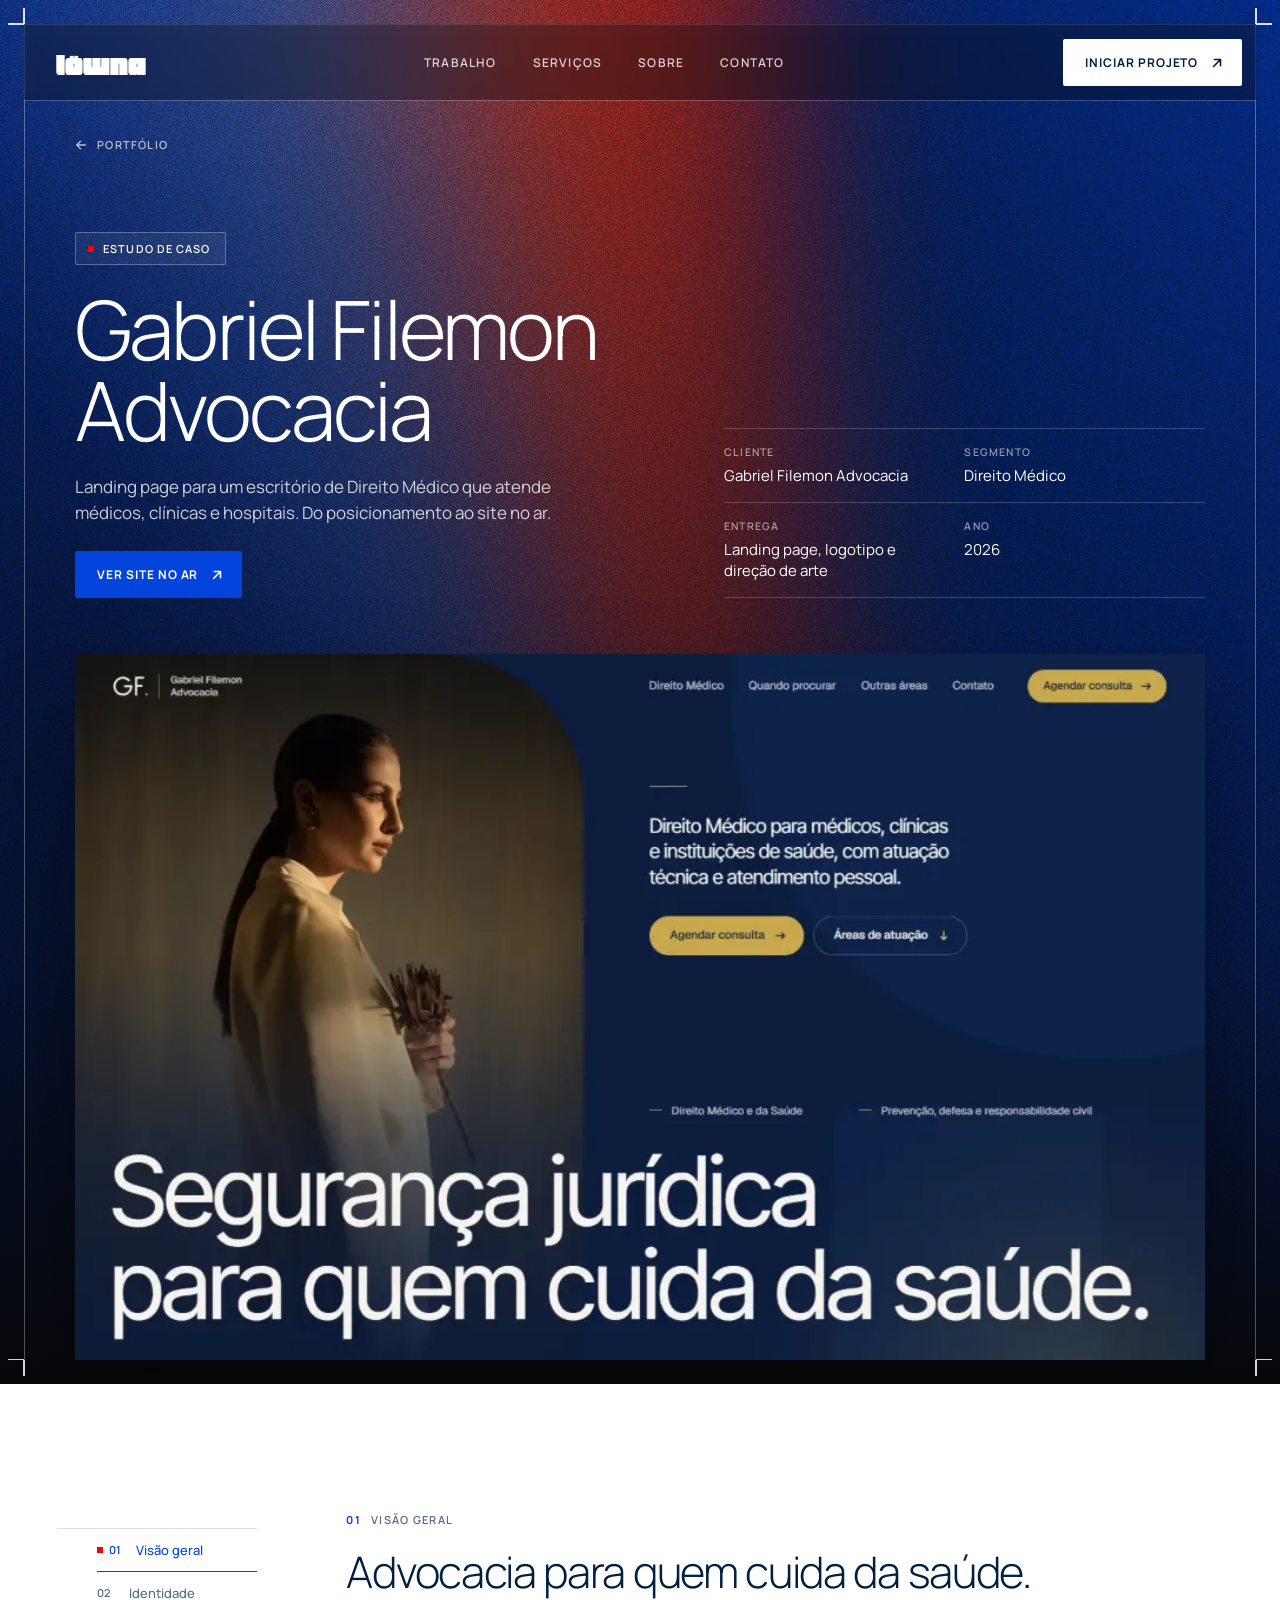
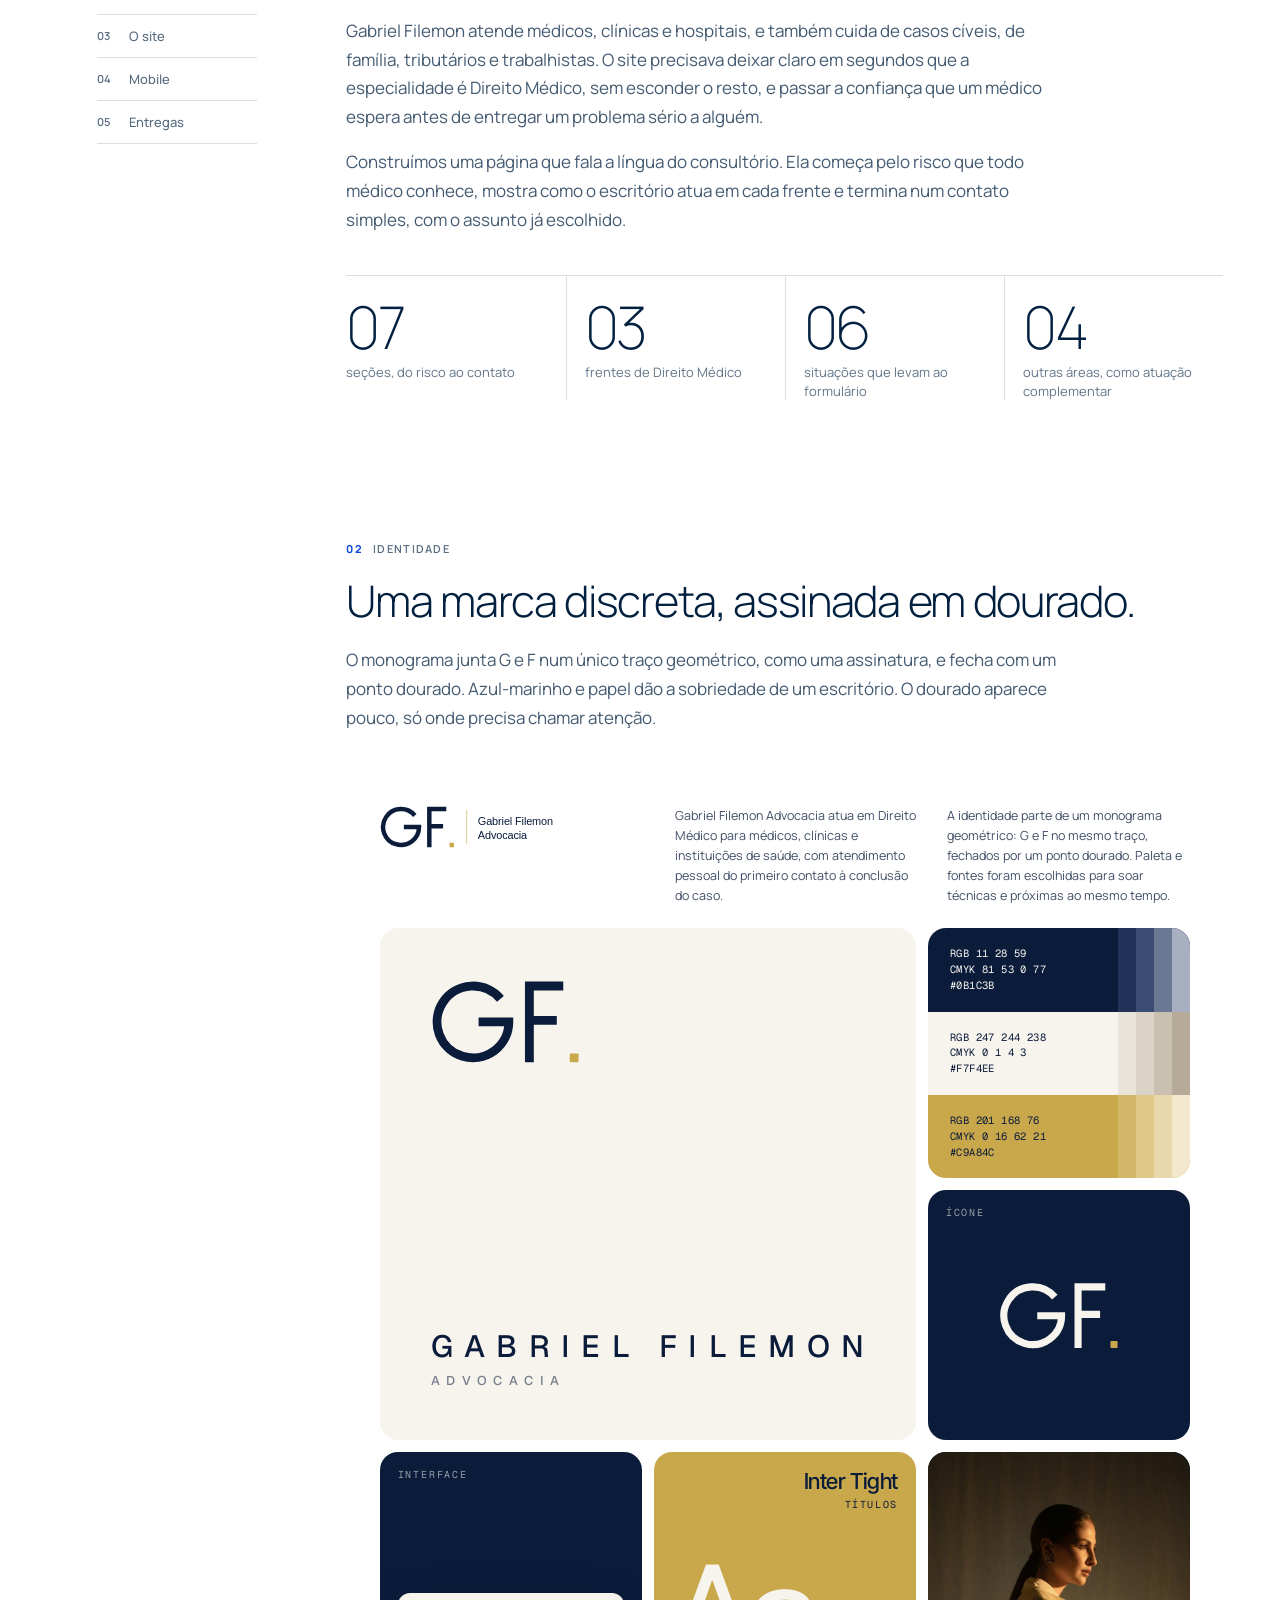
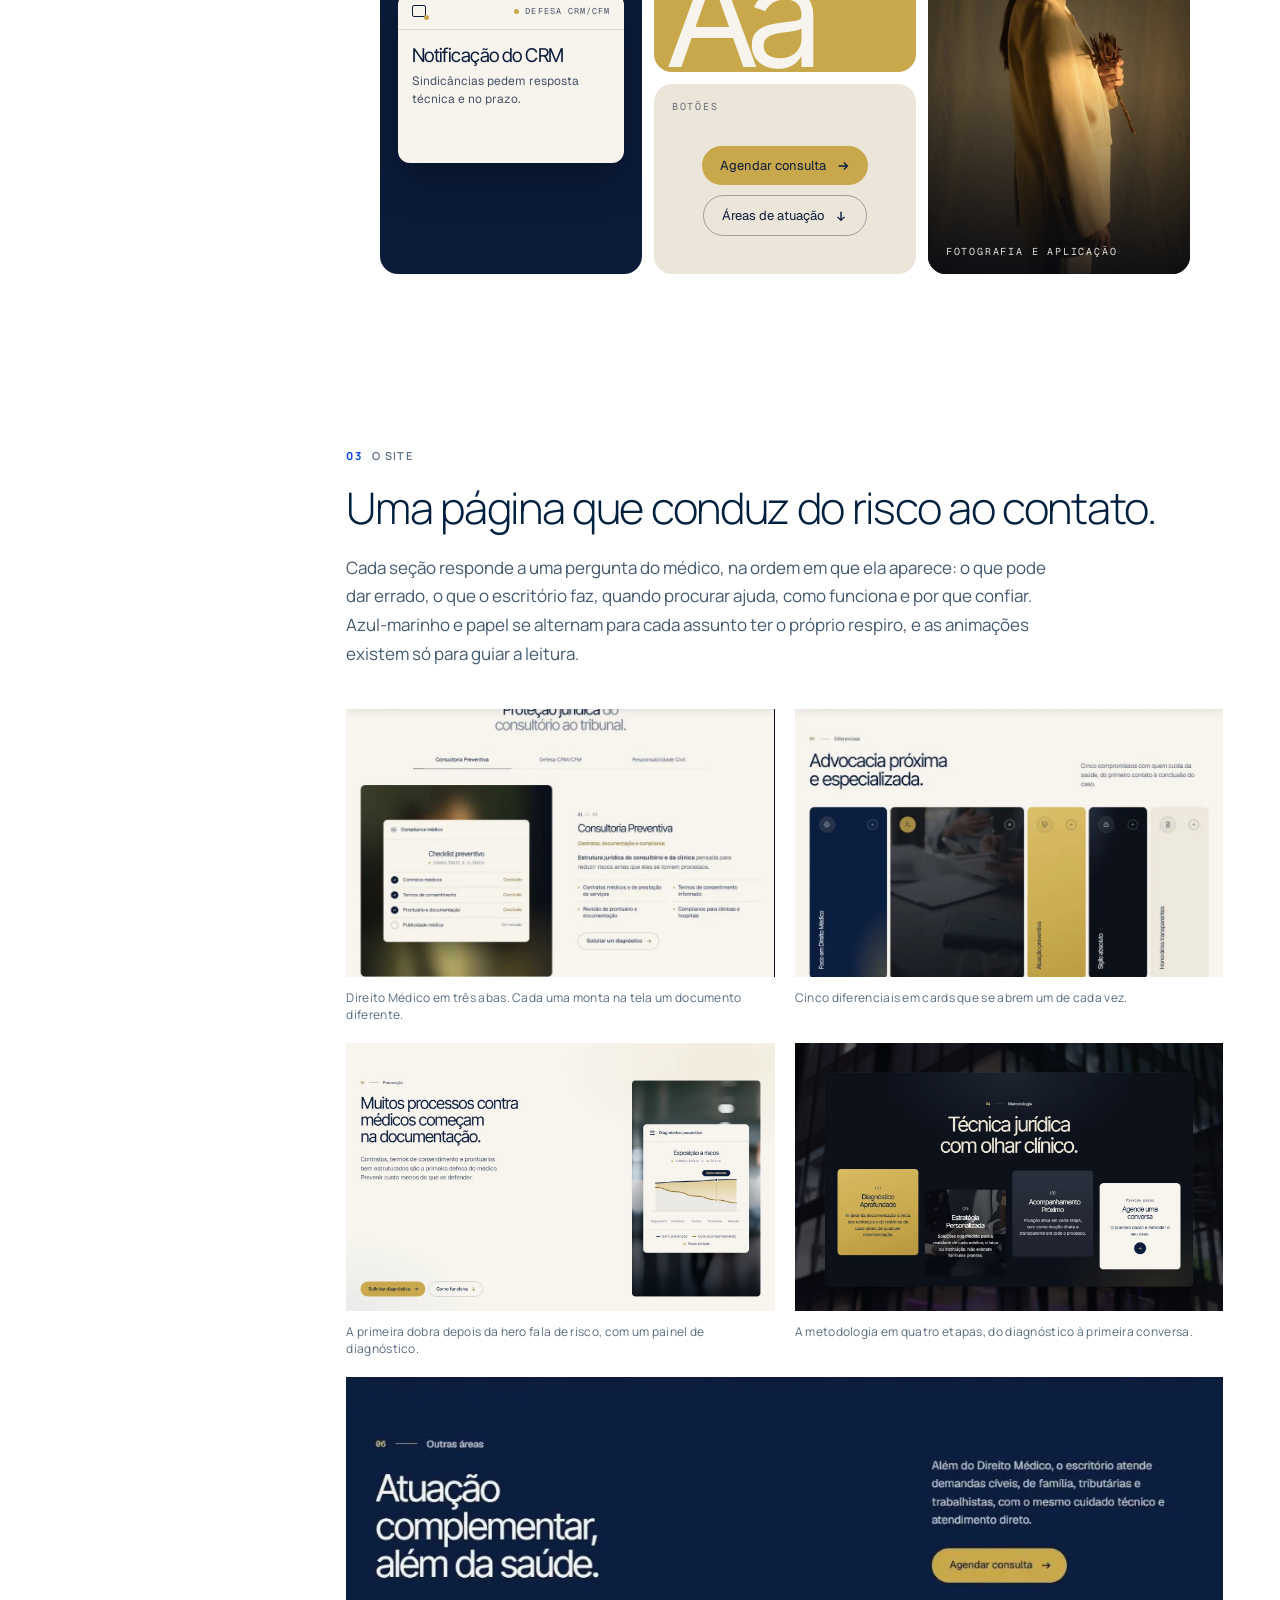
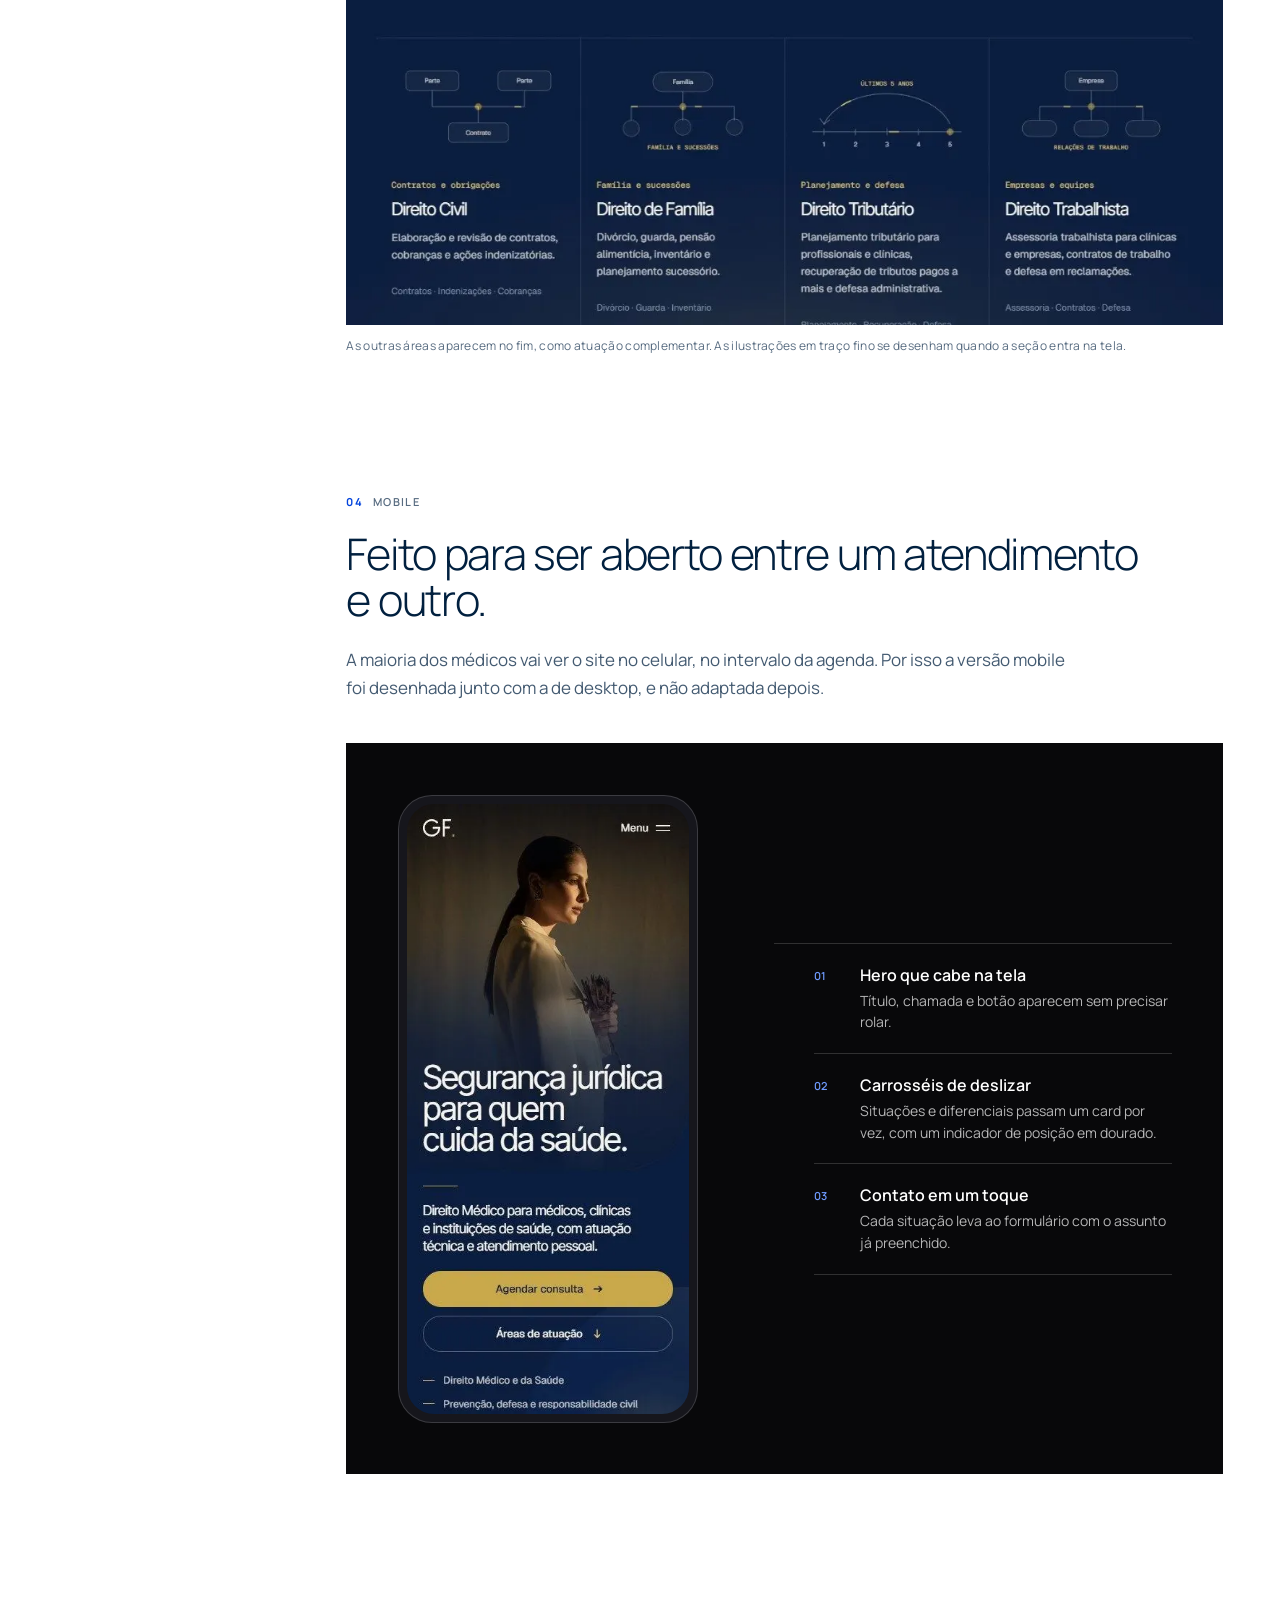
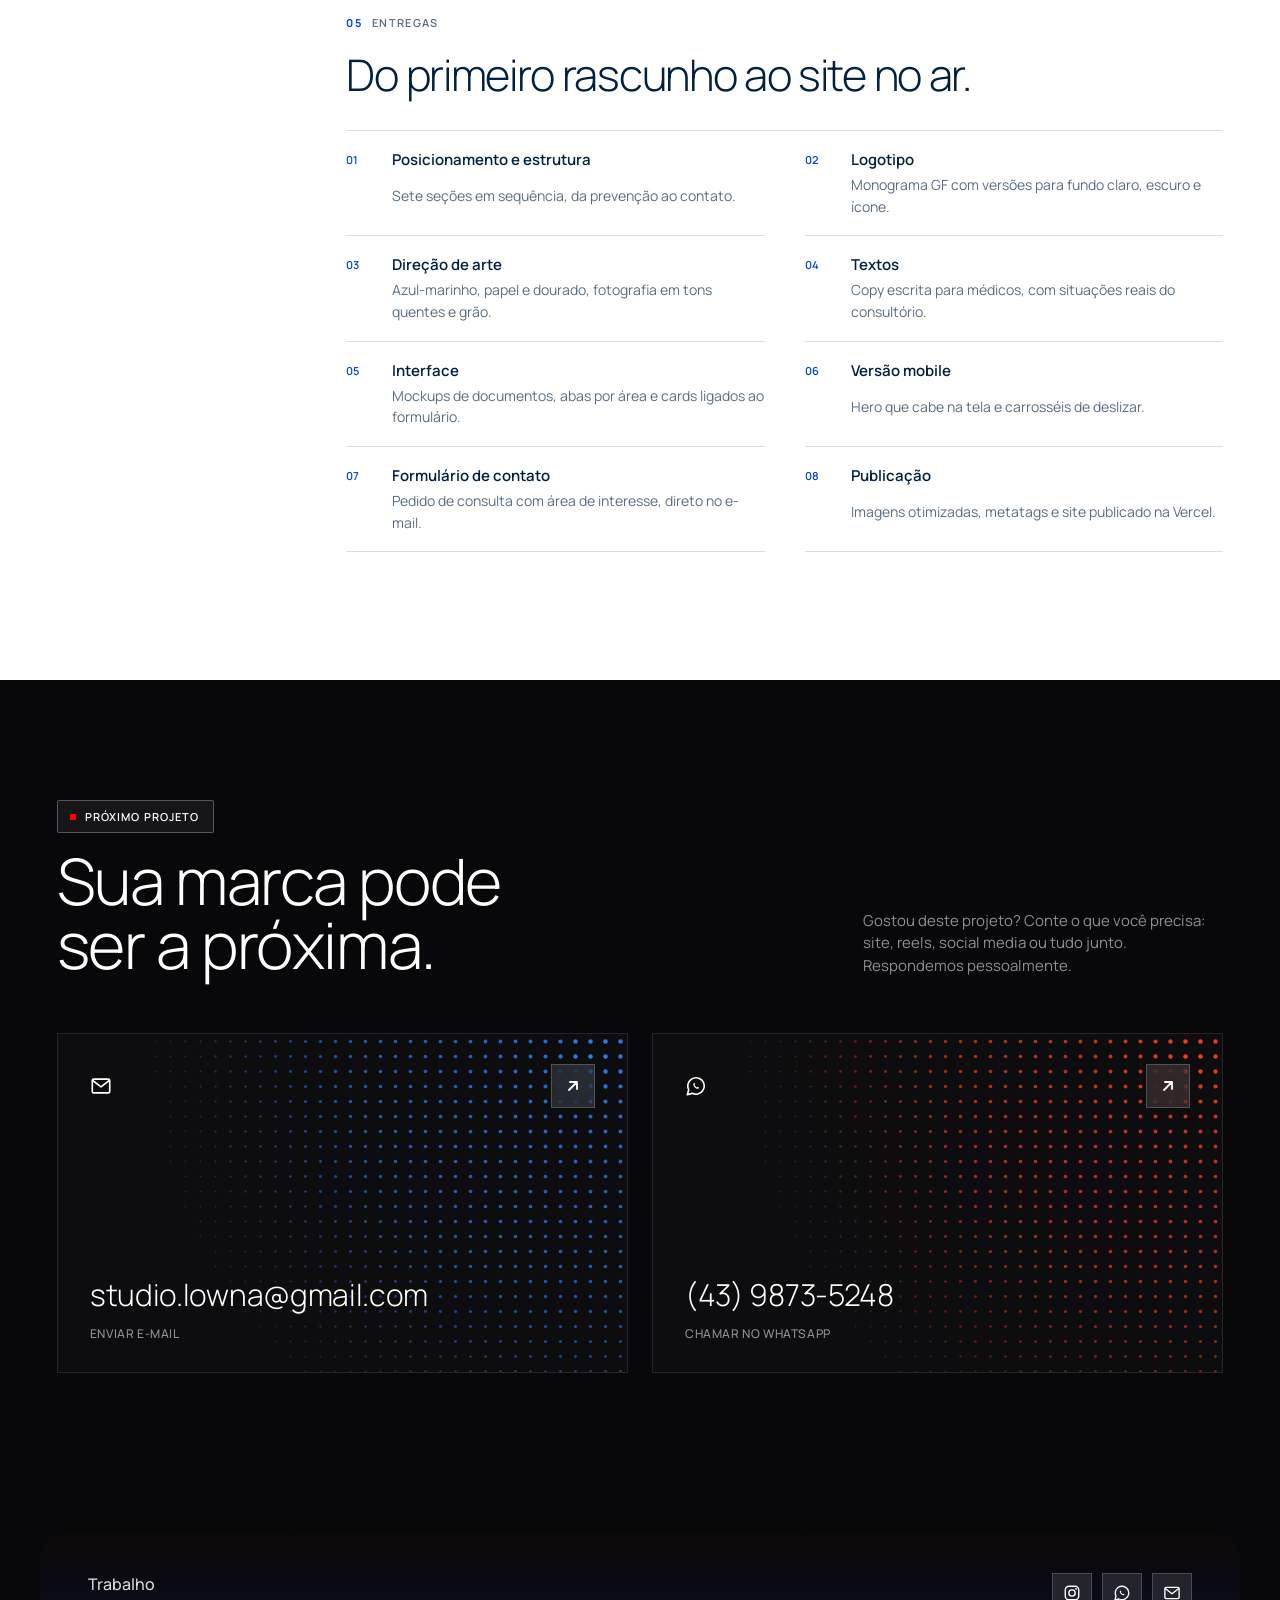
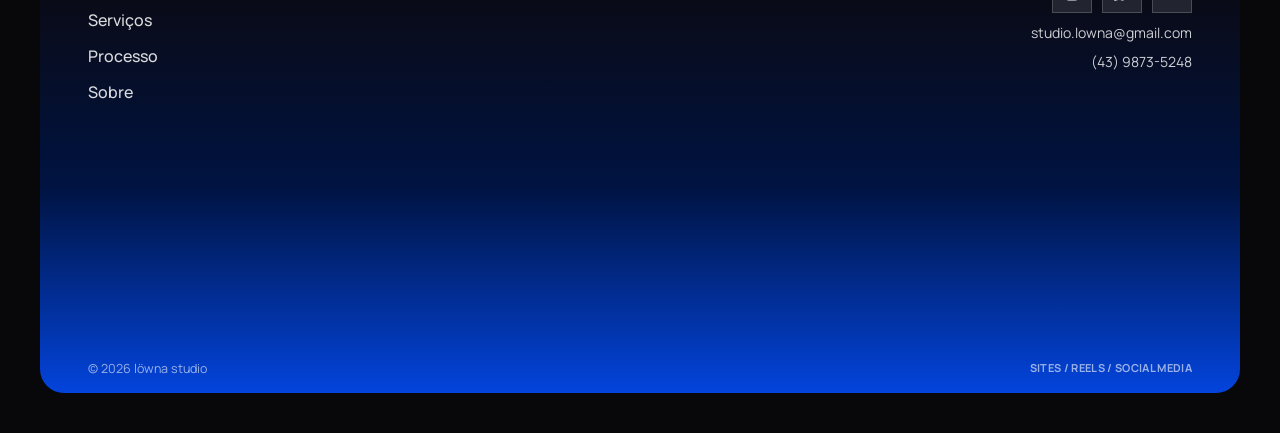
<file: projetos/gabriel-filemon/index.html>
<!doctype html>
<html lang="pt-BR" class="no-js">
<head>
  <meta charset="utf-8">
  <meta name="viewport" content="width=device-width, initial-scale=1">
  <title>Gabriel Filemon Advocacia | Löwna Studio</title>
<script>if('scrollRestoration' in history)history.scrollRestoration='manual';window.addEventListener('beforeunload',function(){window.scrollTo(0,0)});if(location.hash){history.replaceState(null,'',location.pathname+location.search)}window.scrollTo(0,0);</script>
  <meta name="description" content="Estudo de caso da Löwna Studio: landing page de Direito Médico para Gabriel Filemon Advocacia, com logotipo, direção de arte, copy e versão mobile.">
  <link rel="canonical" href="https://www.lowna.com.br/projetos/gabriel-filemon/">
  <meta name="robots" content="index, follow">
  <meta name="theme-color" content="#01203F">
  <meta property="og:type" content="article">
  <meta property="og:locale" content="pt_BR">
  <meta property="og:site_name" content="Löwna Studio">
  <meta property="og:url" content="https://www.lowna.com.br/projetos/gabriel-filemon/">
  <meta property="og:title" content="Gabriel Filemon Advocacia | Löwna Studio">
  <meta property="og:description" content="Landing page de Direito Médico: posicionamento, logotipo, direção de arte e versão mobile.">
  <meta property="og:image" content="https://www.lowna.com.br/assets/cases/gabriel-filemon/d-hero.webp">
  <meta property="og:image:alt" content="Hero do site Gabriel Filemon Advocacia: Segurança jurídica para quem cuida da saúde.">
  <meta name="twitter:card" content="summary_large_image">
  <link rel="preload" href="../../assets/fonts/manrope-latin.woff2" as="font" type="font/woff2" crossorigin>
  <link rel="preload" href="../../assets/fonts/badeen-display-latin.woff2" as="font" type="font/woff2" crossorigin>
  <link rel="preconnect" href="https://fonts.googleapis.com">
  <link rel="preconnect" href="https://fonts.gstatic.com" crossorigin>
  <link rel="stylesheet" href="https://fonts.googleapis.com/css2?family=Inter+Tight:wght@400&family=Geist:wght@400&family=Geist+Mono&display=swap" media="print" onload="this.media='all'">
  <link rel="icon" href="../../assets/favicon.svg" type="image/svg+xml">
  <link rel="apple-touch-icon" href="../../assets/img/apple-touch-icon.png">
  <link rel="stylesheet" href="../../css/style.css">
  <link rel="stylesheet" href="../../css/case.css">
  <script>document.documentElement.classList.replace('no-js', 'js');</script>
</head>
<body class="case">

  <!-- ===================== TOPO ===================== -->
  <section class="cs-hero" aria-label="Estudo de caso">
    <img class="cs-hero__bg" src="../../assets/grad2-hero.svg" alt="" width="1440" height="1901">
    <div class="cs-hero__scrim" aria-hidden="true"></div>

    <div class="hero__frame cs-frame">
      <span class="hero__outline" aria-hidden="true"></span>
      <span class="tick tick--tl" aria-hidden="true"></span>
      <span class="tick tick--tr" aria-hidden="true"></span>
      <span class="tick tick--bl" aria-hidden="true"></span>
      <span class="tick tick--br" aria-hidden="true"></span>

      <header class="nav" id="nav">
        <a class="nav__logo" href="../../">löwna</a>
        <ul class="nav__links" id="nav-links">
          <li><a href="../../#trabalho">TRABALHO</a></li>
          <li><a href="../../#servicos">SERVIÇOS</a></li>
          <li><a href="../../#sobre">SOBRE</a></li>
          <li><a href="../../#contato">CONTATO</a></li>
        </ul>
        <a class="btn btn--light nav__cta" href="#contato-cta">
          <span>INICIAR PROJETO</span>
          <span class="btn__icon"><img src="../../assets/arrow-dark.svg" alt="" width="14" height="14"><img src="../../assets/arrow-dark.svg" alt="" width="14" height="14"></span>
        </a>
        <button class="nav__toggle" id="nav-toggle" type="button" aria-expanded="false" aria-controls="nav-links">
          <span class="nav__toggle-bar"></span><span class="nav__toggle-bar"></span>
          <span class="sr-only">Abrir menu</span>
        </button>
      </header>
      <span class="hero__navline" aria-hidden="true"></span>

      <div class="cs-in">
    <a class="cs-back" href="../../#trabalho"><span class="btn__icon btn__icon--back"><img src="../../assets/arrow-white.svg" alt="" width="12" height="12"></span>PORTFÓLIO</a>

    <div class="cs-intro">
      <div class="cs-intro__text">
        <span class="chip chip--dark hero__in" style="--i:0"><i></i>ESTUDO DE CASO</span>
        <h1>Gabriel Filemon Advocacia</h1>
        <p class="cs-intro__lead hero__in" style="--i:1">Landing page para um escritório de Direito Médico que atende médicos, clínicas e hospitais. Do posicionamento ao site no ar.</p>
        <div class="cs-actions hero__in" style="--i:2">
          <a class="btn btn--blue" href="https://previalowna-gabrielfilemonadv.vercel.app/" target="_blank" rel="noopener noreferrer">
            <span>VER SITE NO AR</span>
            <span class="btn__icon"><img src="../../assets/arrow-white.svg" alt="" width="14" height="14"><img src="../../assets/arrow-white.svg" alt="" width="14" height="14"></span>
          </a>
        </div>
      </div>
      <dl class="cs-meta hero__in" style="--i:3">
        <div><dt>CLIENTE</dt><dd>Gabriel Filemon Advocacia</dd></div>
        <div><dt>SEGMENTO</dt><dd>Direito Médico</dd></div>
        <div><dt>ENTREGA</dt><dd>Landing page, logotipo e direção de arte</dd></div>
        <div><dt>ANO</dt><dd>2026</dd></div>
      </dl>
    </div>

    <div class="cs-cover hero__in" style="--i:4">
        <video class="shot-vid cs-cover__vid" src="../../assets/cases/gabriel-filemon/video/gf-tour.mp4" data-src-sm="../../assets/cases/gabriel-filemon/video/gf-tour-sm.mp4" poster="../../assets/cases/gabriel-filemon/video/gf-tour.webp" muted loop playsinline preload="none" data-autoplay width="1280" height="800" aria-label="Site Gabriel Filemon Advocacia: entrada da hero e rolagem pelas seções"><track kind="captions" src="../../assets/portfolio/sem-audio.vtt" srclang="pt" label="Sem áudio"></video>
    </div>
      </div>
    </div>
  </section>

  <main>
    <div class="cs-layout">
      <nav class="cs-toc" aria-label="Seções do estudo de caso">
        <ol>
          <li><a href="#visao-geral" class="is-active"><span>01</span>Visão geral</a></li>
          <li><a href="#identidade"><span>02</span>Identidade</a></li>
          <li><a href="#site"><span>03</span>O site</a></li>
          <li><a href="#mobile"><span>04</span>Mobile</a></li>
          <li><a href="#entregas"><span>05</span>Entregas</a></li>
        </ol>
      </nav>

      <div class="cs-body">
        <!-- 01 -->
        <section class="cs-block" id="visao-geral" aria-labelledby="t-visao">
          <span class="cs-block__label" data-reveal><b>01</b>VISÃO GERAL</span>
          <h2 id="t-visao" data-reveal style="--d:.05s">Advocacia para quem cuida da saúde.</h2>
          <p data-reveal style="--d:.1s">Gabriel Filemon atende médicos, clínicas e hospitais, e também cuida de casos cíveis, de família, tributários e trabalhistas. O site precisava deixar claro em segundos que a especialidade é Direito Médico, sem esconder o resto, e passar a confiança que um médico espera antes de entregar um problema sério a alguém.</p>
          <p data-reveal style="--d:.14s">Construímos uma página que fala a língua do consultório. Ela começa pelo risco que todo médico conhece, mostra como o escritório atua em cada frente e termina num contato simples, com o assunto já escolhido.</p>
          <div class="cs-facts" data-reveal style="--d:.18s">
            <div><b>07</b><span>seções, do risco ao contato</span></div>
            <div><b>03</b><span>frentes de Direito Médico</span></div>
            <div><b>06</b><span>situações que levam ao formulário</span></div>
            <div><b>04</b><span>outras áreas, como atuação complementar</span></div>
          </div>
        </section>

        <!-- 02 -->
        <section class="cs-block gf" id="identidade" aria-labelledby="t-identidade">
          <span class="cs-block__label" data-reveal><b>02</b>IDENTIDADE</span>
          <h2 id="t-identidade" data-reveal style="--d:.05s">Uma marca discreta, assinada em dourado.</h2>
          <p data-reveal style="--d:.1s">O monograma junta G e F num único traço geométrico, como uma assinatura, e fecha com um ponto dourado. Azul-marinho e papel dão a sobriedade de um escritório. O dourado aparece pouco, só onde precisa chamar atenção.</p>
          <div class="cs-media" data-reveal>
            <div class="bb">
              <div class="bb__head">
                <img src="../../assets/cases/gabriel-filemon/gf-lockup-navy.svg" alt="Gabriel Filemon Advocacia" width="470" height="104" loading="lazy">
                <p>Gabriel Filemon Advocacia atua em Direito Médico para médicos, clínicas e instituições de saúde, com atendimento pessoal do primeiro contato à conclusão do caso.</p>
                <p>A identidade parte de um monograma geométrico: G e F no mesmo traço, fechados por um ponto dourado. Paleta e fontes foram escolhidas para soar técnicas e próximas ao mesmo tempo.</p>
              </div>
              <div class="bb__grid">
                <div class="bt bt--word">
                  <svg viewBox="-2 -2 186 104" role="img" aria-label="Monograma GF"><path class="draw" pathLength="1" d="M84.1 21.4A44.5 44.5 0 1 0 94.5 50H57M120 0V100M114.5 5.5H162M114.5 48H154" fill="none" stroke="currentColor" stroke-width="11"/><rect class="dot" x="170" y="89" width="11" height="11" rx="1.5" fill="#C9A84C"/></svg>
                  <div>
                    <div class="bt__spaced"><span>G</span><span>A</span><span>B</span><span>R</span><span>I</span><span>E</span><span>L</span><span>&nbsp;</span><span>F</span><span>I</span><span>L</span><span>E</span><span>M</span><span>O</span><span>N</span></div>
                    <div class="bt__spaced">ADVOCACIA</div>
                  </div>
                </div>
                <div class="bt bt--colors">
                  <div style="background:#0B1C3B;color:#F7F4EE"><span>RGB 11 28 59<br>CMYK 81 53 0 77<br>#0B1C3B</span><span class="tints" aria-hidden="true"><i style="background:#22335A"></i><i style="background:#3B4C73"></i><i style="background:#6B7894"></i><i style="background:#A7AFC0"></i></span></div>
                  <div style="background:#F7F4EE;color:#0B1C3B"><span>RGB 247 244 238<br>CMYK 0 1 4 3<br>#F7F4EE</span><span class="tints" aria-hidden="true"><i style="background:#E9E4DA"></i><i style="background:#DBD4C6"></i><i style="background:#C9C0AF"></i><i style="background:#B5AB98"></i></span></div>
                  <div style="background:#C9A84C;color:#0B1C3B"><span>RGB 201 168 76<br>CMYK 0 16 62 21<br>#C9A84C</span><span class="tints" aria-hidden="true"><i style="background:#D4B86A"></i><i style="background:#DEC88A"></i><i style="background:#E8D8AB"></i><i style="background:#F2E8CD"></i></span></div>
                </div>
                <div class="bt bt--icon">
                  <svg viewBox="-2 -2 186 104" role="img" aria-label="Ícone GF"><path class="draw" pathLength="1" d="M84.1 21.4A44.5 44.5 0 1 0 94.5 50H57M120 0V100M114.5 5.5H162M114.5 48H154" fill="none" stroke="currentColor" stroke-width="11"/><rect class="dot" x="170" y="89" width="11" height="11" rx="1.5" fill="#C9A84C"/></svg>
                  <span class="bt__tag">ÍCONE</span>
                </div>
                <div class="bt bt--ui">
                  <span class="bt__tag">INTERFACE</span>
                  <div class="uis" aria-label="Cards de situações do site">
                    <div class="ui"><div class="ui__top"><i class="ui__ic"></i><span><b></b>DEFESA CRM/CFM</span></div><p class="ui__t">Notificação do CRM</p><p class="ui__d">Sindicâncias pedem resposta técnica e no prazo.</p></div>
                    <div class="ui"><div class="ui__top"><i class="ui__ic"></i><span><b></b>RESPONSABILIDADE CIVIL</span></div><p class="ui__t">Processo por erro médico</p><p class="ui__d">Análise do prontuário, da conduta e da perícia.</p></div>
                    <div class="ui"><div class="ui__top"><i class="ui__ic"></i><span><b></b>CONSULTORIA PREVENTIVA</span></div><p class="ui__t">Abertura de clínica</p><p class="ui__d">Contratos organizados desde o início.</p></div>
                  </div>
                </div>
                <div class="bt bt--type">
                  <div class="ty ty--1"><span class="aa" aria-hidden="true">Aa</span><span class="meta"><b>Inter Tight</b>TÍTULOS</span></div>
                  <div class="ty ty--2"><span class="aa" aria-hidden="true">Aa</span><span class="meta"><b>Geist</b>TEXTOS</span></div>
                  <div class="ty ty--3"><span class="aa" aria-hidden="true">Aa</span><span class="meta"><b>Geist Mono</b>RÓTULOS</span></div>
                </div>
                <div class="bt bt--photo">
                  <img class="ph ph--1" src="../../assets/cases/gabriel-filemon/foto.jpg" alt="Retrato em luz quente usado na hero do site" width="800" height="1200" loading="lazy">
                  <img class="ph ph--2" src="../../assets/cases/gabriel-filemon/video/gf-mobile.webp" alt="Hero do site no celular" width="390" height="844" loading="lazy">
                  <span class="bt__tag bt__tag--light">FOTOGRAFIA E APLICAÇÃO</span>
                </div>
                <div class="bt bt--btns">
                  <span class="bt__tag">BOTÕES</span>
                  <div class="pills">
                    <span class="pill pill--gold">Agendar consulta <svg viewBox="0 0 16 16" aria-hidden="true"><path d="M3 8h10M9 4l4 4-4 4" fill="none" stroke="currentColor" stroke-width="1.6"/></svg></span>
                    <span class="pill pill--line">Áreas de atuação <svg viewBox="0 0 16 16" aria-hidden="true"><path d="M8 3v10M4 9l4 4 4-4" fill="none" stroke="currentColor" stroke-width="1.6"/></svg></span>
                  </div>
                </div>
              </div>
            </div>
          </div>
        </section>

        <!-- 03 -->
        <section class="cs-block" id="site" aria-labelledby="t-site">
          <span class="cs-block__label" data-reveal><b>03</b>O SITE</span>
          <h2 id="t-site" data-reveal style="--d:.05s">Uma página que conduz do risco ao contato.</h2>
          <p data-reveal style="--d:.1s">Cada seção responde a uma pergunta do médico, na ordem em que ela aparece: o que pode dar errado, o que o escritório faz, quando procurar ajuda, como funciona e por que confiar. Azul-marinho e papel se alternam para cada assunto ter o próprio respiro, e as animações existem só para guiar a leitura.</p>
          <div class="cs-media">
            <div class="cs-grid-2">
              <figure class="cs-figure" data-reveal>
                <video class="shot-vid" src="../../assets/cases/gabriel-filemon/video/gf-abas.mp4" poster="../../assets/cases/gabriel-filemon/video/gf-abas.webp" muted loop playsinline preload="none" data-autoplay width="1280" height="800" aria-label="Abas de Direito Médico trocando de conteúdo"><track kind="captions" src="../../assets/portfolio/sem-audio.vtt" srclang="pt" label="Sem áudio"></video>
                <figcaption class="cs-caption">Direito Médico em três abas. Cada uma monta na tela um documento diferente.</figcaption>
              </figure>
              <figure class="cs-figure" data-reveal style="--d:.08s">
                <video class="shot-vid" src="../../assets/cases/gabriel-filemon/video/gf-diferenciais.mp4" poster="../../assets/cases/gabriel-filemon/video/gf-diferenciais.webp" muted loop playsinline preload="none" data-autoplay width="1280" height="800" aria-label="Cards de diferenciais se abrindo um de cada vez"><track kind="captions" src="../../assets/portfolio/sem-audio.vtt" srclang="pt" label="Sem áudio"></video>
                <figcaption class="cs-caption">Cinco diferenciais em cards que se abrem um de cada vez.</figcaption>
              </figure>
            </div>
            <div class="cs-grid-2">
              <figure class="cs-figure" data-reveal>
                <img class="shot-img" src="../../assets/cases/gabriel-filemon/d-prevencao.webp" alt="Seção de prevenção com o título Muitos processos contra médicos começam na documentação e um painel de diagnóstico preventivo" width="1440" height="900" loading="lazy">
                <figcaption class="cs-caption">A primeira dobra depois da hero fala de risco, com um painel de diagnóstico.</figcaption>
              </figure>
              <figure class="cs-figure" data-reveal style="--d:.08s">
                <img class="shot-img" src="../../assets/cases/gabriel-filemon/d-metodologia.webp" alt="Seção Técnica jurídica com olhar clínico, com quatro etapas da metodologia em cards" width="1440" height="919" loading="lazy">
                <figcaption class="cs-caption">A metodologia em quatro etapas, do diagnóstico à primeira conversa.</figcaption>
              </figure>
            </div>
            <figure class="cs-figure" data-reveal>
              <video class="shot-vid" src="../../assets/cases/gabriel-filemon/video/gf-outras.mp4" poster="../../assets/cases/gabriel-filemon/video/gf-outras.webp" muted loop playsinline preload="none" data-autoplay width="1280" height="800" aria-label="Seção de outras áreas: as ilustrações em traço fino se desenham na tela"><track kind="captions" src="../../assets/portfolio/sem-audio.vtt" srclang="pt" label="Sem áudio"></video>
              <figcaption class="cs-caption">As outras áreas aparecem no fim, como atuação complementar. As ilustrações em traço fino se desenham quando a seção entra na tela.</figcaption>
            </figure>
          </div>
        </section>

        <!-- 04 -->
        <section class="cs-block" id="mobile" aria-labelledby="t-mobile">
          <span class="cs-block__label" data-reveal><b>04</b>MOBILE</span>
          <h2 id="t-mobile" data-reveal style="--d:.05s">Feito para ser aberto entre um atendimento e outro.</h2>
          <p data-reveal style="--d:.1s">A maioria dos médicos vai ver o site no celular, no intervalo da agenda. Por isso a versão mobile foi desenhada junto com a de desktop, e não adaptada depois.</p>
          <div class="cs-media" data-reveal>
            <div class="mob">
              <div class="phone">
                <video src="../../assets/cases/gabriel-filemon/video/gf-mobile.mp4" poster="../../assets/cases/gabriel-filemon/video/gf-mobile.webp" muted loop playsinline preload="none" data-autoplay width="780" height="1688" aria-label="Site no celular: hero, abas e carrosséis de situações e diferenciais"><track kind="captions" src="../../assets/portfolio/sem-audio.vtt" srclang="pt" label="Sem áudio"></video>
              </div>
              <ol class="mob__list">
                <li><span class="n">01</span><b>Hero que cabe na tela</b><p>Título, chamada e botão aparecem sem precisar rolar.</p></li>
                <li><span class="n">02</span><b>Carrosséis de deslizar</b><p>Situações e diferenciais passam um card por vez, com um indicador de posição em dourado.</p></li>
                <li><span class="n">03</span><b>Contato em um toque</b><p>Cada situação leva ao formulário com o assunto já preenchido.</p></li>
              </ol>
            </div>
          </div>
        </section>

        <!-- 05 -->
        <section class="cs-block" id="entregas" aria-labelledby="t-entregas">
          <span class="cs-block__label" data-reveal><b>05</b>ENTREGAS</span>
          <h2 id="t-entregas" data-reveal style="--d:.05s">Do primeiro rascunho ao site no ar.</h2>
          <ul class="cs-specs" role="list" data-reveal style="--d:.1s">
            <li><span class="n">01</span><b>Posicionamento e estrutura</b><p>Sete seções em sequência, da prevenção ao contato.</p></li>
            <li><span class="n">02</span><b>Logotipo</b><p>Monograma GF com versões para fundo claro, escuro e ícone.</p></li>
            <li><span class="n">03</span><b>Direção de arte</b><p>Azul-marinho, papel e dourado, fotografia em tons quentes e grão.</p></li>
            <li><span class="n">04</span><b>Textos</b><p>Copy escrita para médicos, com situações reais do consultório.</p></li>
            <li><span class="n">05</span><b>Interface</b><p>Mockups de documentos, abas por área e cards ligados ao formulário.</p></li>
            <li><span class="n">06</span><b>Versão mobile</b><p>Hero que cabe na tela e carrosséis de deslizar.</p></li>
            <li><span class="n">07</span><b>Formulário de contato</b><p>Pedido de consulta com área de interesse, direto no e-mail.</p></li>
            <li><span class="n">08</span><b>Publicação</b><p>Imagens otimizadas, metatags e site publicado na Vercel.</p></li>
          </ul>
        </section>
      </div>
    </div>

    <!-- ===================== CONTATO (igual ao da home) ===================== -->
    <section class="contact" id="contato-cta" aria-labelledby="cta-titulo">
      <div class="contact__head">
        <div class="contact__title">
          <span class="chip chip--dark" data-reveal><i></i>PRÓXIMO PROJETO</span>
          <h2 id="cta-titulo" data-reveal style="--d:.06s">Sua marca pode<br>ser a próxima.</h2>
        </div>
        <p class="contact__intro" data-reveal style="--d:.12s">Gostou deste projeto? Conte o que você precisa: site, reels, social media ou tudo junto. Respondemos pessoalmente.</p>
      </div>
      <div class="contact__cards">
        <a class="ccard" href="mailto:studio.lowna@gmail.com" data-reveal data-dots="51,128,255" data-focal="0.95,0.05">
          <canvas class="ccard__dots" aria-hidden="true"></canvas>
          <div class="ccard__top">
            <img src="../../assets/icon-mail.svg" alt="" width="22" height="22">
            <span class="ccard__arrow"><span class="btn__icon"><img src="../../assets/arrow-white.svg" alt="" width="16" height="16"><img src="../../assets/arrow-white.svg" alt="" width="16" height="16"></span></span>
          </div>
          <div class="ccard__text">
            <span class="ccard__value">studio.lowna@gmail.com</span>
            <span class="ccard__label">ENVIAR E-MAIL</span>
          </div>
        </a>
        <a class="ccard" href="https://wa.me/554398735248?text=Ol%C3%A1!%20Vi%20o%20estudo%20de%20caso%20no%20site%20da%20l%C3%B6wna%20e%20quero%20conversar%20sobre%20um%20projeto." target="_blank" rel="noopener noreferrer" data-reveal style="--d:.1s" data-dots="255,64,38" data-focal="0.95,0.05">
          <canvas class="ccard__dots" aria-hidden="true"></canvas>
          <div class="ccard__top">
            <img src="../../assets/icon-whatsapp.svg" alt="" width="22" height="22">
            <span class="ccard__arrow"><span class="btn__icon"><img src="../../assets/arrow-white.svg" alt="" width="16" height="16"><img src="../../assets/arrow-white.svg" alt="" width="16" height="16"></span></span>
          </div>
          <div class="ccard__text">
            <span class="ccard__value">(43) 9873-5248</span>
            <span class="ccard__label">CHAMAR NO WHATSAPP</span>
          </div>
        </a>
      </div>
    </section>
  </main>

  <footer class="footer">
    <div class="footer__card" id="footer-card">
      <div class="footer__top">
        <nav class="footer__nav" aria-label="Rodapé">
          <a href="../../#trabalho">Trabalho</a>
          <a href="../../#servicos">Serviços</a>
          <a href="../../#servicos">Processo</a>
          <a href="../../#sobre">Sobre</a>
        </nav>
        <div class="footer__info">
          <div class="footer__social">
            <a class="icon-btn" href="https://www.instagram.com/lownastudio/" target="_blank" rel="noopener noreferrer" aria-label="Instagram"><img src="../../assets/icon-instagram.svg" alt="" width="18" height="18"></a>
            <a class="icon-btn" href="https://wa.me/554398735248?text=Ol%C3%A1!%20Vim%20pelo%20site%20da%20l%C3%B6wna%20e%20quero%20conversar%20sobre%20um%20projeto." target="_blank" rel="noopener noreferrer" aria-label="WhatsApp"><img src="../../assets/icon-whatsapp.svg" alt="" width="18" height="18"></a>
            <a class="icon-btn" href="mailto:studio.lowna@gmail.com" aria-label="E-mail"><img src="../../assets/icon-mail.svg" alt="" width="18" height="18"></a>
          </div>
          <a href="mailto:studio.lowna@gmail.com">studio.lowna@gmail.com</a>
          <a href="https://wa.me/554398735248?text=Ol%C3%A1!%20Vim%20pelo%20site%20da%20l%C3%B6wna%20e%20quero%20conversar%20sobre%20um%20projeto." target="_blank" rel="noopener noreferrer">(43) 9873-5248</a>
        </div>
      </div>
      <div class="footer__word" aria-hidden="true"><span>löwna</span></div>
      <div class="footer__base">
        <span>© 2026 löwna studio</span>
        <span class="footer__tag">SITES / REELS / SOCIAL MEDIA</span>
      </div>
    </div>
  </footer>
  <script src="../../js/case.js" defer></script>
</body>
</html>
</file>
<file: css/style.css>
/* =========================================================
   löwna studio
   Tokens vindos das variáveis do Figma (coleção "löwna / Brand")
   ========================================================= */

/* Fontes hospedadas no próprio site (subset latin), sem a ida e volta ao Google Fonts */
@font-face {
  font-family: 'Badeen Display';
  font-style: normal;
  font-weight: 400;
  font-display: swap;
  src: url(../assets/fonts/badeen-display-latin.woff2) format('woff2');
  unicode-range: U+0000-00FF, U+0131, U+0152-0153, U+02BB-02BC, U+02C6, U+02DA, U+02DC, U+0304, U+0308, U+0329, U+2000-206F, U+20AC, U+2122, U+2191, U+2193, U+2212, U+2215, U+FEFF, U+FFFD;
}
@font-face {
  font-family: 'Manrope';
  font-style: normal;
  font-weight: 200 800;
  font-display: swap;
  src: url(../assets/fonts/manrope-latin.woff2) format('woff2');
  unicode-range: U+0000-00FF, U+0131, U+0152-0153, U+02BB-02BC, U+02C6, U+02DA, U+02DC, U+0304, U+0308, U+0329, U+2000-206F, U+20AC, U+2122, U+2191, U+2193, U+2212, U+2215, U+FEFF, U+FFFD;
}

:root {
  --space-blue: #01203f;
  --horizon-red: #ff0000;
  --flight-blue: #0344dc;
  --shuttle-white: #ffffff;
  --frontier-gray: #babaca;

  --ink: #08080a;
  --studio-gray: #ededf2;

  --font-display: 'Badeen Display', 'Arial Black', sans-serif;
  --font-body: 'Manrope', system-ui, -apple-system, 'Segoe UI', sans-serif;

  --pad-x: clamp(20px, 4.44vw, 64px);
  --ease-out: cubic-bezier(.16, 1, .3, 1);
  --ease-in-out: cubic-bezier(.65, 0, .35, 1);
  color-scheme: light;
}

*, *::before, *::after { box-sizing: border-box; }
html { scroll-behavior: smooth; -webkit-text-size-adjust: 100%; }
body {
  margin: 0;
  font-family: var(--font-body);
  color: var(--space-blue);
  background: var(--shuttle-white);
  -webkit-font-smoothing: antialiased;
  overflow-x: hidden;
}
img { display: block; max-width: none; }
a { color: inherit; text-decoration: none; }
h1, h2, h3, p, ul, dl, dd { margin: 0; }
ul { padding: 0; list-style: none; }
button { font: inherit; color: inherit; background: none; border: 0; padding: 0; cursor: pointer; }
:focus-visible { outline: 2px solid var(--flight-blue); outline-offset: 3px; }
.sr-only { position: absolute; width: 1px; height: 1px; overflow: hidden; clip: rect(0 0 0 0); white-space: nowrap; }

/* ---------- Chip de tagline (componente "Chip / Dark" e "Chip / Light") ---------- */
.chip {
  display: inline-flex;
  align-items: center;
  gap: 9px;
  align-self: flex-start;
  padding: 8px 14px 8px 12px;
  border-radius: 2px;
  font-weight: 600;
  font-size: 11px;
  letter-spacing: 1.1px;
  line-height: normal;
  white-space: nowrap;
}
.chip i { width: 6px; height: 6px; background: var(--horizon-red); flex: none; }
.chip--dark { color: var(--shuttle-white); background: rgba(255, 255, 255, .06); border: 1px solid rgba(255, 255, 255, .28); }
.chip--light { color: var(--space-blue); border: 1px solid var(--space-blue); }

/* ---------- Botões quadrados com seta ---------- */
.btn {
  display: inline-flex;
  align-items: center;
  gap: 12px;
  align-self: flex-start;
  padding: 15px 18px 15px 22px;
  border-radius: 2px;
  font-weight: 700;
  font-size: 12px;
  letter-spacing: .96px;
  line-height: normal;
  white-space: nowrap;
  transition: background-color .35s var(--ease-out), color .35s var(--ease-out), border-color .35s var(--ease-out), transform .45s var(--ease-out);
  will-change: transform;
}
.btn--light { background: var(--shuttle-white); color: var(--space-blue); }
.btn--light:hover { background: #e6e9f0; }
.btn--blue { background: var(--flight-blue); color: var(--shuttle-white); }
.btn--blue:hover { background: #0a52ff; }
.btn--outline { border: 1px solid var(--space-blue); color: var(--space-blue); }
.btn--outline:hover { background: rgba(1, 32, 63, .06); }

.btn__icon {
  position: relative;
  display: block;
  width: 14px;
  height: 14px;
  overflow: hidden;
  flex: none;
}
.btn__icon img { position: absolute; inset: 0; width: 100%; height: 100%; transition: transform .5s var(--ease-out); }
.btn__icon img + img { transform: translate(-110%, 110%); }
a:hover .btn__icon img:first-child,
a:focus-visible .btn__icon img:first-child { transform: translate(110%, -110%); }
a:hover .btn__icon img + img,
a:focus-visible .btn__icon img + img { transform: translate(0, 0); }

/* ---------- Shader host ---------- */
.fx { position: absolute; }
.fx > img, .fx > canvas { position: absolute; inset: 0; width: 100%; height: 100%; }
.fx--live > img { visibility: hidden; }
.fx--pixel > canvas { image-rendering: pixelated; }

/* =========================================================
   HERO
   ========================================================= */
.hero {
  position: relative;
  min-height: clamp(720px, 100svh, 880px);
  display: flex;
  color: var(--shuttle-white);
  background: #08080b;
  overflow: hidden;
  isolation: isolate;
  z-index: 20; /* a navbar fixa mora dentro da hero; precisa ficar acima das seções seguintes */
}
.hero__bg { position: absolute; inset: 0; overflow: hidden; z-index: -2; }
.hero__grad {
  position: absolute;
  left: 0;
  width: 100%;
  height: max(131.98vw, 140%);
  top: calc((100% - max(131.98vw, 140%)) * .35);
  transform: translate3d(var(--px, 0px), calc(var(--py, 0px) + var(--sy, 0px)), 0) scale(1.06);
  transition: transform 1.6s var(--ease-out);
}
.hero__scrim {
  position: absolute; inset: 0; z-index: -1;
  background: linear-gradient(to bottom, rgba(0, 0, 0, .55) 0%, rgba(0, 0, 0, .3) 45%, rgba(0, 0, 0, .75) 100%);
}

.hero__frame {
  position: relative;
  flex: 1;
  margin: 24px;
  display: flex;
  flex-direction: column;
  padding-top: 77px;
}
.hero__outline {
  position: absolute;
  inset: 0;
  border: 1px solid rgba(255, 255, 255, .32);
  pointer-events: none;
}

/* cantos em mira, linhas para fora */
.tick { position: absolute; width: 0; height: 0; }
.tick::before, .tick::after { content: ''; position: absolute; background: rgba(255, 255, 255, .85); }
.tick::before { width: 16px; height: 1.5px; }
.tick::after { width: 1.5px; height: 16px; }
.tick--tl { left: 0; top: 0; }
.tick--tl::before { right: 0; top: -.75px; }
.tick--tl::after { left: -.75px; bottom: 0; }
.tick--tr { right: 0; top: 0; }
.tick--tr::before { left: 0; top: -.75px; }
.tick--tr::after { left: -.75px; bottom: 0; }
.tick--bl { left: 0; bottom: 0; }
.tick--bl::before { right: 0; top: -.75px; }
.tick--bl::after { left: -.75px; top: 0; }
.tick--br { right: 0; bottom: 0; }
.tick--br::before { left: 0; top: -.75px; }
.tick--br::after { left: -.75px; top: 0; }

/* ---------- Navbar quadrada ---------- */
.nav {
  position: absolute;
  top: 0; left: 0; right: 0;
  z-index: 50;
  height: 76px;
  display: flex;
  align-items: center;
  justify-content: space-between;
  gap: 24px;
  padding: 0 14px 0 32px;
  background: rgba(13, 13, 18, .35);
  -webkit-backdrop-filter: blur(8px);
  backdrop-filter: blur(8px);
  color: var(--shuttle-white);
}
.nav__logo { display: block; font-family: var(--font-display); font-size: 28px; line-height: 1.3; padding-top: 2px; white-space: nowrap; }
.nav__links { display: flex; gap: 36px; font-weight: 600; font-size: 12px; letter-spacing: 1.2px; }
.nav__links a { position: relative; opacity: .8; transition: opacity .3s; }
.nav__links a::after {
  content: ''; position: absolute; left: 0; right: 0; bottom: -6px; height: 1px;
  background: currentColor; transform: scaleX(0); transform-origin: right; transition: transform .45s var(--ease-out);
}
.nav__links a:hover { opacity: 1; }
.nav__links a:hover::after { transform: scaleX(1); transform-origin: left; }
.nav__cta { align-self: center; }
.nav__toggle { display: none; }

.nav.is-stuck {
  position: fixed;
  top: 12px;
  left: 50%;
  right: auto;
  width: min(1392px, calc(100% - 24px));
  transform: translateX(-50%);
  background: rgba(10, 10, 14, .9);
  -webkit-backdrop-filter: blur(16px);
  backdrop-filter: blur(16px);
  outline: 1px solid rgba(255, 255, 255, .14);
  animation: navIn .6s var(--ease-out);
}
@keyframes navIn { from { transform: translate(-50%, -140%); } to { transform: translate(-50%, 0); } }

.hero__navline {
  position: absolute;
  top: 76px; left: 0; right: 0;
  height: 1px;
  background: rgba(255, 255, 255, .22);
  transform-origin: left;
}

.hero__body {
  display: flex;
  justify-content: space-between;
  align-items: flex-start;
  gap: 40px;
  padding: 59px 40px 0;
}
.hero__intro { display: flex; flex-direction: column; gap: 24px; max-width: 453px; }
.hero__lead { font-weight: 400; font-size: 17px; line-height: 1.55; opacity: .85; }
.hero__services { display: flex; flex-direction: column; align-items: flex-end; gap: 10px; padding-top: 6px; font-weight: 500; font-size: 16px; text-align: right; }
.hero__services li { opacity: .85; }

.hero__bottom {
  margin-top: auto;
  display: flex;
  justify-content: space-between;
  align-items: flex-end;
  gap: 32px;
  padding: 40px 40px 36px 32px;
}
.hero__wordmark {
  font-family: var(--font-display);
  font-weight: 400;
  font-size: clamp(64px, 20.84vw, 300px);
  line-height: .82;
  white-space: nowrap;
}
/* folga acima e abaixo para a máscara da animação não cortar os acentos nem a base das letras */
.wm { display: inline-flex; overflow: hidden; padding: .12em 0 .16em; margin: -.12em 0 -.16em; }
.wm > span { display: inline-block; transition: transform 1.2s var(--ease-out); transition-delay: calc(.45s + var(--i, 0) * .07s); }

.showreel { width: 260px; flex: none; }
.showreel__card { position: relative; width: 260px; height: 158px; background: #0d0d12; overflow: hidden; }
.showreel__bars { display: flex; gap: 10px; margin-top: 12px; }
.showreel__bars span { position: relative; width: 80px; height: 2px; background: rgba(255, 255, 255, .3); overflow: hidden; }
.showreel__bars span::after { content: ''; position: absolute; inset: 0; background: var(--shuttle-white); transform-origin: left; transform: scaleX(0); }
.showreel__bars span.is-done::after { transform: scaleX(1); }
.is-loaded .showreel__bars span.is-run::after { animation: barFill var(--slide-ms, 4500ms) linear forwards; }
@keyframes barFill { to { transform: scaleX(1); } }

/* slides empilhados (carrossel da hero e imagem da seção O que fazemos) */
.slide { position: absolute; inset: 0; opacity: 0; transform: scale(1.04); transition: opacity .8s var(--ease-out), transform 1.2s var(--ease-out); }
.slide.is-active { opacity: 1; transform: none; }
.slide > img,
.slide > video { display: block; width: 100%; height: 100%; object-fit: cover; }

/* ---------- Animação de entrada da hero ---------- */
.hero__outline { transition: clip-path 1.4s var(--ease-in-out) .1s; }
.tick { transition: opacity .8s var(--ease-out) .5s, transform 1s var(--ease-out) .5s; }
.nav { transition: opacity .9s var(--ease-out) .15s, transform .9s var(--ease-out) .15s; }
.hero__navline { transition: transform 1.2s var(--ease-in-out) .3s; }
.hero__in { transition: opacity .9s var(--ease-out), transform 1s var(--ease-out); transition-delay: calc(.3s + var(--i, 0) * .08s); }
.showreel { transition: opacity 1s var(--ease-out) .85s; }
.showreel__card { transition: clip-path 1.2s var(--ease-in-out) .7s; }

html.js body:not(.is-loaded) .hero__outline { clip-path: inset(0 50% 0 50%); }
html.js body:not(.is-loaded) .tick--tl { opacity: 0; transform: translate(-14px, -14px); }
html.js body:not(.is-loaded) .tick--tr { opacity: 0; transform: translate(14px, -14px); }
html.js body:not(.is-loaded) .tick--bl { opacity: 0; transform: translate(-14px, 14px); }
html.js body:not(.is-loaded) .tick--br { opacity: 0; transform: translate(14px, 14px); }
html.js body:not(.is-loaded) .nav { opacity: 0; transform: translateY(-16px); }
html.js body:not(.is-loaded) .hero__navline { transform: scaleX(0); }
html.js body:not(.is-loaded) .hero__in { opacity: 0; transform: translateY(24px); }
html.js body:not(.is-loaded) .wm > span { transform: translateY(105%); }
html.js body:not(.is-loaded) .showreel { opacity: 0; }
html.js body:not(.is-loaded) .showreel__card { clip-path: inset(100% 0 0 0); }
.hero__outline { clip-path: inset(0 0 0 0); }
.showreel__card { clip-path: inset(0 0 0 0); }

/* =========================================================
   O QUE FAZEMOS
   ========================================================= */
.services {
  display: flex;
  flex-direction: column;
  gap: 80px;
  padding: 110px var(--pad-x);
  background: var(--shuttle-white);
}
.services__detail { display: flex; justify-content: space-between; align-items: flex-start; gap: 32px; }
.services__desc { max-width: 420px; font-size: 16px; line-height: 1.55; opacity: .6; transition: opacity .35s, transform .45s var(--ease-out); }
.services__desc.is-swapping { opacity: 0; transform: translateY(8px); }

.services__stack { position: relative; }
.services__snap { display: none; }
.services__pin { display: contents; }
.services__list { display: flex; flex-direction: column; align-items: center; gap: 40px; }
.svc {
  display: flex;
  align-items: flex-start;
  gap: 10px;
  color: #8c8ea3; /* cinza dos itens inativos, com contraste 3:1 (texto grande) */

  white-space: nowrap;
  transition: color .5s var(--ease-out), opacity .5s var(--ease-out);
}
.svc__label {
  font-size: clamp(34px, 4.86vw, 70px);
  font-weight: 200;
  line-height: 1;
  transition: font-weight .5s var(--ease-out), letter-spacing .5s var(--ease-out);
}
.svc sup { font-size: 16px; font-weight: 400; line-height: normal; top: 0; vertical-align: baseline; color: #6f7187; }
.svc.is-active { color: var(--space-blue); opacity: 1; }
.svc.is-active .svc__label { font-weight: 300; }
.svc.is-active sup { color: inherit; opacity: .75; }

.services__image {
  position: absolute;
  left: 0;
  top: 0;
  width: 279px;
  height: 182px;
  background: #0d0d12;
  overflow: hidden;
  transform: translate(var(--img-x, 85px), var(--img-y, -56px)) scale(var(--img-s, 1));
  transform-origin: 0 0;
  transition: transform .8s var(--ease-out);
  pointer-events: none;
}
.services__visual { position: absolute; inset: 0; overflow: hidden; background: #0d0d12; }
.services__mdesc { display: none; }
.services__caption {
  position: absolute;
  z-index: 2;
  left: 10px;
  bottom: 10px;
  padding: 4px 6px;
  background: rgba(13, 13, 18, .82);
  font-weight: 600;
  font-size: 10px;
  letter-spacing: 1.4px;
  color: #fff;
  white-space: pre;
  transition: opacity .3s;
}

/* Sites: a página inteira passa devagar dentro da moldura */
.slide--scroll > img { object-position: 50% 0; }
.slide--scroll.is-active > img { animation: sitePan 9s ease-in-out .6s infinite alternate; }
@keyframes sitePan { 0%, 10% { object-position: 50% 0; } 90%, 100% { object-position: 50% 100%; } }

/* Reels: três vídeos verticais lado a lado */
.slide--reels { display: flex; justify-content: center; align-items: center; gap: 4%; padding: 7% 0; background: #0d0d12; }
.slide--reels .reel { border-radius: 6px; box-shadow: none; }

/* Kit de social media: grade 3x3, os blocos vazios mostram o gradiente animado por trás */
.slide--kit { background: var(--studio-gray); }
.kit { position: absolute; inset: 0; display: grid; place-items: center; padding: 7% 0; }
.kit__grid {
  display: grid;
  grid-template-columns: repeat(3, 1fr);
  height: 100%;
  aspect-ratio: 1;
  container-type: size;
  box-shadow: 0 0 0 100vmax var(--studio-gray);
}
.kit__tile {
  display: flex;
  align-items: flex-end;
  padding: 0 0 9% 11%;
  border: 3px solid var(--studio-gray);
  font-weight: 600;
  font-size: 4.6cqw;
  letter-spacing: .06em;
  color: #fff;
}
.kit__tile--red { background: var(--horizon-red); }
.kit__tile--white { background: #fff; color: var(--space-blue); }
.services__caption.is-swapping { opacity: 0; }

/* =========================================================
   SOBRE
   ========================================================= */
.about {
  position: relative;
  min-height: 820px;
  display: flex;
  flex-direction: column;
  justify-content: space-between;
  gap: 64px;
  padding: 100px var(--pad-x) 80px;
  color: var(--shuttle-white);
  background: var(--space-blue);
  overflow: hidden;
  isolation: isolate;
}
.about__bg {
  position: absolute;
  inset: -80px 0;
  z-index: -1;
  background:
    linear-gradient(to right, rgba(0, 0, 0, .55), rgba(0, 0, 0, .15)),
    linear-gradient(rgba(0, 0, 0, .25), rgba(0, 0, 0, .25)),
    url('../assets/img/about-bg.webp') center / cover no-repeat;
  transform: translate3d(0, var(--about-y, 0px), 0);
}
.about__top { display: flex; flex-direction: column; gap: 44px; }
.about__manifesto { display: flex; flex-direction: column; gap: 6px; font-weight: 300; font-size: clamp(40px, 6.39vw, 92px); line-height: 1.08; letter-spacing: -.03em; }
/* escadinha medida no Figma: cada linha começa um pouco depois do meio da anterior */
.mline { display: block; overflow: hidden; padding-left: var(--off, 0); padding-bottom: .04em; }
.mline:nth-child(2) { --off: 2.15em; }
.mline:nth-child(3) { --off: 5.25em; }
.mline > span { display: inline-block; color: rgba(255, 255, 255, .6); transition: transform 1.2s var(--ease-out); transition-delay: calc(var(--indent) * .12s); }
.mline strong { color: var(--shuttle-white); font-weight: 700; }
html.js .about__manifesto:not(.is-in) .mline > span { transform: translateY(115%); }

.about__bottom { display: flex; flex-direction: column; gap: 28px; }
.rule { display: block; height: 1px; background: rgba(255, 255, 255, .2); }
.about__row { display: flex; justify-content: space-between; align-items: flex-start; gap: 40px; }
.about__text { max-width: 460px; font-size: 16px; line-height: 1.6; opacity: .75; }
.about__facts { display: flex; gap: 64px; }
.about__facts dt { font-weight: 700; font-size: 11px; letter-spacing: 1.54px; opacity: .5; margin-bottom: 10px; }
.about__facts dd { font-weight: 500; font-size: 17px; }

/* =========================================================
   PORTFÓLIO
   ========================================================= */
.work { display: flex; flex-direction: column; gap: 56px; padding: 120px var(--pad-x); background: var(--shuttle-white); }
.work__head, .contact__head { display: flex; justify-content: space-between; align-items: flex-end; gap: 32px; }
.work__title, .contact__title { display: flex; flex-direction: column; gap: 16px; }
.work h2, .contact h2 { font-weight: 300; font-size: clamp(44px, 5vw, 72px); line-height: 1; letter-spacing: -1.44px; }
.work h2 sup { font-weight: 400; font-size: 18px; letter-spacing: 0; opacity: .5; margin-left: 8px; vertical-align: top; position: relative; top: 4px; }
.work__intro, .contact__intro { max-width: 360px; font-size: 15px; line-height: 1.5; opacity: .55; }

/* Linhas justificadas: cada card cresce na proporção da peça (--r = largura / altura),
   então todos da linha ficam com a mesma altura e nada é cortado. */
.work__grid { display: flex; flex-direction: column; gap: 56px; }
.work__row { display: flex; align-items: flex-start; gap: 28px; }
.card { flex: var(--r, 1) 1 0; display: flex; flex-direction: column; gap: 16px; min-width: 0; }
.card__media {
  position: relative;
  aspect-ratio: var(--r, 1);
  background: var(--studio-gray);
  overflow: hidden;
}
.card__media--dark { background: #0d0d12; }
.card__media > img,
.card__media > video { display: block; width: 100%; height: 100%; object-fit: cover; transition: transform .9s var(--ease-out); }
.card:hover .card__media > img,
.card:hover .card__media > video { transform: scale(1.03); }

/* três reels lado a lado */
.card__media--reels { display: flex; justify-content: center; align-items: center; gap: 20px; background: #0d0d12; padding: 28px; }
.reel {
  height: 100%;
  aspect-ratio: 9 / 16;
  border-radius: 14px;
  overflow: hidden;
  background: #000;
  box-shadow: 0 18px 40px rgba(0, 0, 0, .45);
  transition: transform .8s var(--ease-out);
}
.reel video { display: block; width: 100%; height: 100%; object-fit: cover; }
.card:hover .reel:nth-child(1) { transform: translateY(-6px) rotate(-2deg); }
.card:hover .reel:nth-child(2) { transform: translateY(-12px); }
.card:hover .reel:nth-child(3) { transform: translateY(-6px) rotate(2deg); }

/* card com estudo de caso: o card inteiro é o link */
.card__link { display: flex; flex-direction: column; gap: 16px; }
.card__badge {
  position: absolute;
  left: 14px;
  bottom: 14px;
  display: inline-flex;
  align-items: center;
  gap: 8px;
  padding: 8px 12px;
  border-radius: 2px;
  background: var(--flight-blue);
  color: var(--shuttle-white);
  font-weight: 700;
  font-size: 10.5px;
  letter-spacing: .9px;
  transition: background-color .35s var(--ease-out), transform .45s var(--ease-out);
}
.card__badge img { width: 12px; height: 12px; transition: transform .45s var(--ease-out); }
.card--case:hover .card__badge { background: #0a52ff; }
.card--case:hover .card__badge img { transform: translate(2px, -2px); }
.card__caption { display: flex; justify-content: space-between; align-items: center; gap: 12px; font-weight: 500; white-space: nowrap; }
.card__caption h3 { font-weight: 500; font-size: 20px; }
.card__caption span { font-size: 11px; letter-spacing: .44px; opacity: .5; overflow: hidden; text-overflow: ellipsis; }

/* =========================================================
   CONTATO
   ========================================================= */
.contact { display: flex; flex-direction: column; gap: 56px; padding: 120px var(--pad-x); background: var(--ink); color: var(--shuttle-white); }
.contact__cards { display: grid; grid-template-columns: repeat(2, minmax(0, 1fr)); gap: 24px; }
.ccard {
  position: relative;
  height: 340px;
  display: flex;
  flex-direction: column;
  justify-content: space-between;
  padding: 30px 32px;
  background: #0d0d0f;
  border: 1px solid rgba(255, 255, 255, .1);
  overflow: hidden;
  isolation: isolate;
  transition: border-color .5s var(--ease-out);
}
.ccard:hover { border-color: rgba(255, 255, 255, .28); }
.ccard__dots { position: absolute; inset: 0; width: 100%; height: 100%; z-index: -1; }
.ccard__top { display: flex; justify-content: space-between; align-items: center; }
.ccard__arrow {
  padding: 13px;
  background: rgba(255, 255, 255, .1);
  border: 1px solid rgba(255, 255, 255, .2);
  -webkit-backdrop-filter: blur(6px);
  backdrop-filter: blur(6px);
  transition: background-color .4s var(--ease-out);
}
.ccard__arrow .btn__icon { width: 16px; height: 16px; }
.ccard:hover .ccard__arrow { background: var(--flight-blue); border-color: var(--flight-blue); }
.ccard__text { display: flex; flex-direction: column; gap: 10px; }
.ccard__value { font-weight: 300; font-size: clamp(24px, 2.36vw, 34px); letter-spacing: -.01em; overflow-wrap: anywhere; }
.ccard__label { font-weight: 500; font-size: 12px; letter-spacing: .05em; opacity: .55; }

/* =========================================================
   RODAPÉ
   ========================================================= */
.footer { padding: 40px; background: var(--ink); }
.footer__card {
  position: relative;
  height: 460px;
  display: flex;
  flex-direction: column;
  padding: 40px 48px 0;
  border-radius: 24px;
  overflow: hidden;
  color: var(--shuttle-white);
  background: linear-gradient(to bottom, #0d0808 0%, #001341 55%, #0344dc 100%);
  isolation: isolate;
}
.footer__card::before {
  content: '';
  position: absolute;
  inset: 0;
  z-index: -1;
  background: radial-gradient(600px circle at var(--mx, 50%) 110%, rgba(255, 255, 255, .16), transparent 60%);
  opacity: 0;
  transition: opacity .6s;
}
.footer__card:hover::before { opacity: 1; }
.footer__top { display: flex; justify-content: space-between; align-items: flex-start; gap: 32px; }
.footer__nav { display: flex; flex-direction: column; gap: 14px; font-weight: 500; font-size: 16px; }
.footer__nav a, .footer__info > a { opacity: .85; transition: opacity .3s; }
.footer__nav a:hover, .footer__info > a:hover { opacity: 1; }
.footer__info { display: flex; flex-direction: column; align-items: flex-end; gap: 10px; font-size: 14px; }
.footer__info > a { opacity: .8; }
.footer__social { display: flex; gap: 10px; }
.icon-btn { padding: 10px; background: rgba(255, 255, 255, .1); border: 1px solid rgba(255, 255, 255, .18); transition: background-color .35s var(--ease-out), transform .45s var(--ease-out); }
.icon-btn:hover { background: rgba(255, 255, 255, .22); transform: translateY(-3px); }
.footer__word {
  flex: 1;
  min-height: 0;
  display: flex;
  justify-content: center;
  align-items: flex-start;
  overflow: hidden;
  font-family: var(--font-display);
  font-size: clamp(120px, 19.45vw, 280px);
  line-height: normal;
  color: rgba(255, 255, 255, .4);
  white-space: nowrap;
}
/* ligado à rolagem nos dois sentidos (main.js define --fw-y) */
.footer__word span { display: block; transform: translate3d(0, var(--fw-y, 0%), 0); will-change: transform; }
.footer__base {
  position: absolute;
  left: 48px;
  right: 48px;
  bottom: 16px;
  display: flex;
  justify-content: space-between;
  gap: 16px;
  font-size: 12.5px;
}
.footer__base span { opacity: .6; }
.footer__tag { font-weight: 700; font-size: 11px; letter-spacing: .33px; }

/* =========================================================
   Revelação no scroll
   ========================================================= */
[data-reveal] { transition: opacity .9s var(--ease-out), transform 1.1s var(--ease-out); transition-delay: var(--d, 0s); }
html.js [data-reveal]:not(.is-in) { opacity: 0; transform: translateY(32px); }
html.js [data-reveal="line"] { transform-origin: left; }
html.js [data-reveal="line"]:not(.is-in) { opacity: 1; transform: scaleX(0); }

/* =========================================================
   Responsivo
   ========================================================= */
@media (max-width: 1100px) {
  .work__row { gap: 20px; }
}
@media (max-width: 1024px) {
  /* scroll fixado: imagem + lista ficam presas na tela e a rolagem dentro da seção troca a categoria */
  .services__desc { display: none; }
  /* altura do pin + 60svh de rolagem por categoria */
  .services__stack { height: calc(100svh - 76px + 240svh); }
  /* sem pontos de parada: o snap obrigatório segurava a rolagem, principalmente subindo */
  .services__pin {
    position: sticky;
    top: 76px;
    height: calc(100svh - 76px);
    display: flex;
    flex-direction: column;
    justify-content: center;
    gap: 24px;
    padding-block: 12px;
  }
  .services__image {
    position: relative;
    order: -1;
    width: 100%;
    height: auto;
    overflow: visible;
    transform: none;
    background: none;
  }
  .services__visual { position: relative; inset: auto; aspect-ratio: 279 / 182; }
  .services__visual .fx { left: -28% !important; top: -105.67% !important; width: 180% !important; height: 364.18% !important; }
  .services__caption { top: auto; bottom: 14px; }
  .services__mdesc {
    display: block;
    padding: 16px 0 8px;
    font-size: 15px;
    line-height: 1.5;
    color: var(--space-blue);
    transition: opacity .35s, transform .45s var(--ease-out);
  }
  .services__mdesc.is-swapping { opacity: 0; transform: translateY(8px); }
  .services__list { gap: 12px; }
  .svc__label { font-size: clamp(26px, 7.2vw, 46px); }
  .svc sup { font-size: 13px; }
}

@media (max-width: 860px) {
  .hero__frame { margin: 16px; }
  .nav { padding: 0 10px 0 20px; height: 64px; }
  .nav__cta { display: none; }
  .nav__toggle {
    display: flex; flex-direction: column; justify-content: center; gap: 6px;
    width: 44px; height: 44px; padding: 0 12px;
    border: 1px solid rgba(255, 255, 255, .28);
  }
  .nav__toggle-bar { display: block; height: 1.5px; background: #fff; transition: transform .4s var(--ease-out); }
  .nav__toggle[aria-expanded="true"] .nav__toggle-bar:first-child { transform: translateY(3.75px) rotate(45deg); }
  .nav__toggle[aria-expanded="true"] .nav__toggle-bar:nth-child(2) { transform: translateY(-3.75px) rotate(-45deg); }
  .nav__links {
    position: absolute; top: 100%; left: 0; right: 0;
    flex-direction: column; gap: 0;
    background: #0a0a0e;
    -webkit-backdrop-filter: blur(16px); backdrop-filter: blur(16px);
    border-top: 1px solid rgba(255, 255, 255, .14);
    clip-path: inset(0 0 100% 0);
    transition: clip-path .5s var(--ease-in-out);
  }
  .nav__links.is-open { clip-path: inset(0 0 0 0); }
  .nav__links a { display: block; padding: 18px 20px; font-size: 13px; opacity: 1; border-bottom: 1px solid rgba(255, 255, 255, .08); }
  .nav__links a::after { display: none; }
  .hero__frame { padding-top: 65px; }
  .hero__navline { top: 64px; }

  .hero__body { flex-direction: column; align-items: center; gap: 32px; padding: 40px 20px 0; text-align: center; }
  .hero__intro { align-items: center; width: 100%; }
  .hero__intro .chip { align-self: center; }
  /* no celular a lista de serviços sai, mas o espaço dela continua */
  .hero__services { align-items: center; text-align: center; visibility: hidden; }
  .hero__bottom { flex-direction: column; align-items: center; padding: 48px 20px 24px; }
  .hero__wordmark { font-size: min(24vw, 180px); }
  .hero__frame, .hero__body, .hero__bottom, .hero__intro { min-width: 0; }

  /* showreel na largura toda, mantendo a proporção do Figma (260 x 158) */
  .showreel { width: 100%; }
  .showreel__card { width: 100%; height: auto; aspect-ratio: 260 / 158; }
  .showreel__bars span { flex: 1; width: auto; }

  .services { gap: 48px; padding-block: 80px; }
  .services__detail { display: none; }
  .services__list { align-items: flex-start; }
  .svc { white-space: normal; text-align: left; }

  .about { min-height: 0; padding-block: 80px 64px; }
  .about__bg { background-image: linear-gradient(to right, rgba(0, 0, 0, .55), rgba(0, 0, 0, .15)), linear-gradient(rgba(0, 0, 0, .25), rgba(0, 0, 0, .25)), url('../assets/img/about-bg-m.webp'); }
  .about__row { flex-direction: column; }
  .about__facts { gap: 40px; }

  .work, .contact { padding-block: 80px; }
  .work__head, .contact__head { flex-direction: column; align-items: flex-start; }
  .contact__cards { grid-template-columns: 1fr; }
  .ccard { height: 280px; }

  .btn { align-self: stretch; justify-content: center; }

  .footer { padding: 16px; }
  .footer__card { height: auto; min-height: 520px; padding: 32px 24px 0; text-align: center; }
  .footer__top { flex-direction: column; align-items: center; }
  .footer__nav { align-items: center; }
  .footer__info { align-items: center; }
  .footer__card { min-height: 0; }
  .footer__word { align-items: flex-end; padding-top: 40px; line-height: .9; font-size: 23vw; }
  .footer__base { position: static; flex-direction: column; align-items: center; gap: 4px; padding: 12px 0 24px; }
}

/* Portfólio no celular/tablet: um card embaixo do outro, e os reels também empilhados */
@media (max-width: 860px) {
  .work__row { flex-direction: column; align-items: stretch; gap: 56px; }
  .work__grid { gap: 56px; }
  .card { flex: none; }
  .card__media--reels { aspect-ratio: auto; gap: 10px; padding: 16px; }
  .card__media--reels .reel { flex: 1 1 0; min-width: 0; height: auto; border-radius: 8px; }
  .card:hover .card__media--reels .reel { transform: none; }
}

@media (max-width: 600px) {
  /* escadinha no celular: linhas alinhadas à direita, com recuo à direita diminuindo,
     assim o começo e o fim de cada linha descem em degraus */
  .about__manifesto { font-size: 8.4vw; }
  .mline { padding-left: 0; padding-right: var(--offr, 0); text-align: right; }
  .mline:nth-child(1) { --offr: 2.75em; }
  .mline:nth-child(2) { --offr: 1.2em; }
  .about__facts { flex-direction: column; gap: 24px; }
}

@media (prefers-reduced-motion: reduce) {
  html { scroll-behavior: auto; }
  *, *::before, *::after { transition-duration: .01ms !important; transition-delay: 0s !important; animation-duration: .01ms !important; animation-iteration-count: 1 !important; }
  html.js body:not(.is-loaded) *, html.js [data-reveal]:not(.is-in), html.js .about__manifesto:not(.is-in) .mline > span, html.js .footer__word:not(.is-in) span {
    opacity: 1 !important; transform: none !important; clip-path: none !important;
  }
}

/* Celular: o desfoque de fundo (backdrop-filter) é refeito a cada quadro da rolagem e trava em aparelhos mais simples */
@media (max-width: 860px) {
  * { -webkit-backdrop-filter: none !important; backdrop-filter: none !important; }
  .nav { background: rgba(10, 10, 14, .82); }
}
</file>
<file: css/home.css>
/* =========================================================
   Seções da home que explicam o trabalho. Usa os tokens de style.css.
   Linguagem: linhas finas, ícones de traço, azul de destaque, cantos retos.
   ========================================================= */

/* cabeçalho de seção: chip + título em dois tons */
.sec-head { position: relative; z-index: 2; max-width: 1360px; margin: 0 auto 64px; display: flex; justify-content: space-between; align-items: flex-end; gap: 40px; }
.sec-head__title { display: flex; flex-direction: column; gap: 18px; }
.sec-head h2, .need__head h2, .faq__head h2 { max-width: 900px; font-weight: 300; font-size: clamp(40px, 5vw, 72px); line-height: 1.02; letter-spacing: -.035em; text-wrap: balance; }
.sec-head h2 > span, .need__head h2 > span, .faq__head h2 > span { opacity: .55; }
.sec-head h2 strong, .need__head h2 strong, .faq__head h2 strong { font-weight: 700; }
.sec-head__intro { max-width: 380px; font-size: 15px; line-height: 1.55; opacity: .65; }

/* ícone de traço padrão (viewBox 24) */
.why__icon svg, .why__hub svg, .need__icons svg, .how__icon svg, .words__icon svg { fill: none; stroke: currentColor; stroke-width: 1.5; stroke-linecap: square; stroke-linejoin: miter; }

/* textura de pontos (js/home.js) */
canvas.dots { position: absolute; inset: 0; width: 100%; height: 100%; z-index: -1; pointer-events: none; }

/* ---------- 1 · por que ter um site: grade 3x3 sobre gradiente granulado ---------- */
.why { position: relative; overflow: hidden; isolation: isolate; padding: 88px var(--pad-x) 80px; background: var(--space-blue); color: var(--shuttle-white); }
.why__tex { position: absolute; inset: 0; z-index: -2; width: 100%; height: 100%; object-fit: cover; opacity: .9; -webkit-mask: radial-gradient(48% 42% at 50% 60%, #000 30%, transparent 100%); mask: radial-gradient(48% 42% at 50% 60%, #000 30%, transparent 100%); pointer-events: none; }
.why .sec-head__intro { opacity: .72; }
.why .sec-head { margin-bottom: 44px; }
.why__grid { position: relative; max-width: 1180px; margin: 0 auto; display: grid; grid-template-columns: minmax(0, 1fr) 150px minmax(0, 1fr); grid-template-rows: auto 150px auto; gap: 12px; }
.why__card { position: relative; isolation: isolate; overflow: hidden; display: flex; flex-direction: column; gap: 10px; padding: 24px 28px 26px; background: rgba(4, 10, 28, .62); border: 1px solid rgba(255, 255, 255, .12); cursor: default; transition: border-color .5s, background .5s; }
.why__card.is-on { border-color: rgba(255, 255, 255, .42); background: rgba(4, 10, 28, .72); }
.why__icon { width: 44px; height: 44px; display: grid; place-items: center; margin-bottom: 14px; background: rgba(255, 255, 255, .08); border: 1px solid rgba(255, 255, 255, .16); color: var(--shuttle-white); transition: background .45s, border-color .45s; }
.why__icon svg { width: 22px; height: 22px; }
.why__card.is-on .why__icon { background: var(--flight-blue); border-color: var(--flight-blue); }
.why__card--bl.is-on .why__icon, .why__card--br.is-on .why__icon { background: var(--horizon-red); border-color: var(--horizon-red); }
.why__card h3 { font-weight: 500; font-size: clamp(22px, 2vw, 28px); line-height: 1.1; letter-spacing: -.025em; }
.why__card p { max-width: 340px; font-size: 15px; line-height: 1.55; opacity: .68; }
.why__fill { position: relative; isolation: isolate; overflow: hidden; border: 1px solid rgba(255, 255, 255, .06); }
.why__core { position: relative; display: grid; place-items: center; border: 1px solid rgba(255, 255, 255, .14); background: radial-gradient(circle, rgba(3, 68, 220, .55), rgba(1, 32, 63, .2) 62%), rgba(8, 8, 10, .3); color: var(--shuttle-white); }
.why__orbit { position: absolute; inset: 0; width: 100%; height: 100%; }
.why__orbit #why-arc stop { stop-color: #fff; }
.why__arc { transform-origin: 100px 100px; transform: rotate(var(--a, -22.5deg)); }
.why__hub { position: relative; width: 66px; height: 66px; display: grid; place-items: center; border-radius: 50%; background: var(--shuttle-white); color: var(--space-blue); box-shadow: 0 0 0 12px rgba(255, 255, 255, .08), 0 0 60px rgba(3, 68, 220, .9); }
.why__hub svg { width: 26px; height: 26px; }

/* ---------- 2 · qual você precisa: abas com palco ---------- */
.need { padding: 100px var(--pad-x) 110px; background: var(--shuttle-white); color: var(--space-blue); }
.need .sec-head { margin-bottom: 44px; }
.need .sec-head h2 { max-width: none; font-size: clamp(36px, 4.2vw, 62px); }
@media (min-width: 1025px) { .need .sec-head h2 > span, .need .sec-head h2 > strong { display: block; white-space: nowrap; } }
.tabs { max-width: 1360px; margin: 0 auto; }
.tabs__bar { display: flex; gap: 4px; overflow-x: auto; scrollbar-width: none; border-bottom: 1px solid rgba(1, 32, 63, .14); }
.tabs__bar::-webkit-scrollbar { display: none; }
.tabs__tab { position: relative; flex: 1 0 auto; display: flex; align-items: baseline; gap: 8px; padding: 16px 18px 18px; border: 0; background: none; color: var(--space-blue); font: inherit; font-size: 15px; white-space: nowrap; cursor: pointer; opacity: .65; transition: opacity .3s; }
.tabs__tab span { font-size: 11px; letter-spacing: .5px; font-variant-numeric: tabular-nums; }
.tabs__tab:hover { opacity: .85; }
.tabs__tab.is-on { opacity: 1; font-weight: 600; }
.tabs__tab.is-on span { color: var(--flight-blue); }
.tabs__tab i { position: absolute; left: 0; right: 0; bottom: -1px; height: 2px; transform: scaleX(0); transform-origin: left; }
.tabs__tab.is-on i { transform: scaleX(1); background: rgba(1, 32, 63, .14); }
.tabs__tab.is-on i::after { content: ""; position: absolute; inset: 0; background: var(--flight-blue); transform-origin: left; }
.tabs__tab.is-timing i::after { animation: tabFill 5.2s linear both; }
@keyframes tabFill { from { transform: scaleX(0); } }
.tabs__tab:focus-visible { outline: 2px solid var(--flight-blue); outline-offset: -2px; }

.stage { position: relative; isolation: isolate; overflow: hidden; height: clamp(540px, 44vw, 620px); margin-top: 14px; background: var(--space-blue); color: var(--shuttle-white); }
.stage__tex { position: absolute; inset: -10%; z-index: -2; width: 120%; height: 120%; object-fit: cover; }
.stage::after { content: ""; position: absolute; inset: 0; z-index: -1; background: linear-gradient(90deg, rgba(1, 12, 38, .72), rgba(1, 12, 38, .1) 60%); }
.stage__panel { position: absolute; inset: 0; display: grid; grid-template-columns: minmax(0, .85fr) minmax(0, 1.15fr); gap: clamp(32px, 4vw, 64px); padding: clamp(36px, 4vw, 56px) clamp(28px, 4vw, 56px); }
.stage__panel[hidden] { display: none; }
/* texto: nome e explicação em cima, "para quem" embaixo */
.stage__cap { display: flex; flex-direction: column; justify-content: space-between; gap: 28px; }
.stage__main { display: flex; flex-direction: column; align-items: flex-start; gap: 18px; }
.stage__n { font-size: 12px; letter-spacing: 1px; opacity: .6; font-variant-numeric: tabular-nums; }
.stage__cap h3 { font-weight: 300; font-size: clamp(40px, 4.4vw, 68px); line-height: 1.12; letter-spacing: 0; text-transform: uppercase; text-wrap: balance; }
.stage__main p { max-width: 440px; font-size: 18px; line-height: 1.5; opacity: .9; }
.stage__tag { padding: 7px 11px; background: var(--shuttle-white); color: var(--space-blue); font-weight: 600; font-size: 10.5px; letter-spacing: 1.1px; }
.stage__for { display: flex; flex-direction: column; gap: 10px; max-width: 440px; padding-top: 20px; border-top: 1px solid rgba(255, 255, 255, .28); }
.stage__for b { display: inline-flex; align-items: center; gap: 8px; font-weight: 600; font-size: 11px; letter-spacing: 1.3px; opacity: .75; }
.stage__for b::before { content: ""; width: 7px; height: 7px; background: var(--horizon-red); }
.stage__for span { font-weight: 400; font-size: clamp(20px, 1.8vw, 26px); line-height: 1.3; letter-spacing: 0; }
.stage__panel.is-on .stage__main > *, .stage__panel.is-on .stage__for { animation: stIn .7s var(--ease-out) both; }
.stage__panel.is-on .stage__main > :nth-child(2) { animation-delay: .05s; }
.stage__panel.is-on .stage__main > :nth-child(3) { animation-delay: .1s; }
.stage__panel.is-on .stage__main > :nth-child(4) { animation-delay: .15s; }
.stage__panel.is-on .stage__for { animation-delay: .2s; }
@keyframes stIn { from { opacity: 0; transform: translateY(16px); } }

/* ---------- ilustrações: quadros animados (bento), no estilo do vídeo de identidade ---------- */
.bento { align-self: center; justify-self: end; width: 100%; max-width: 620px; height: 100%; max-height: 470px; display: grid; grid-template-columns: 1.35fr 1fr; grid-template-rows: 1.2fr 1fr; gap: 10px; }
.bx { position: relative; overflow: hidden; display: grid; place-items: center; padding: 34px 18px 18px; letter-spacing: .02em; }
.bx--a { grid-row: span 2; }
.bx__tag { position: absolute; left: 14px; top: 12px; font-weight: 600; font-size: 9.5px; letter-spacing: 1.6px; opacity: .55; }
.bx--white { background: var(--shuttle-white); color: var(--space-blue); }
.bx--gray { background: var(--studio-gray); color: var(--space-blue); }
.bx--navy { background: var(--space-blue); color: var(--shuttle-white); border: 1px solid rgba(255, 255, 255, .14); }
.bx--blue { background: var(--flight-blue); color: var(--shuttle-white); }
.bx--ink { background: var(--ink); color: var(--shuttle-white); }
.bx--plain { padding: 0; display: flex; flex-direction: column; align-items: stretch; place-items: stretch; }
.bx--cream { background: #f3efe6; color: #1f3d2b; }
.bx--green { background: #1f3d2b; color: #f3efe6; }
.stage__panel.is-on .bx { animation: bxIn .8s var(--ease-out) both; }
.stage__panel.is-on .bx--b { animation-delay: .1s; }
.stage__panel.is-on .bx--c { animation-delay: .2s; }
@keyframes bxIn { from { opacity: 0; transform: translateY(26px) scale(.97); } }
.ln { display: block; height: 7px; background: rgba(1, 32, 63, .13); }
.ln--xl { width: 80%; height: 13px; background: var(--space-blue); }
.ln--l { width: 72%; } .ln--m { width: 50%; } .ln--s { width: 32%; }
.bx--ink .ln, .bx--navy .ln { background: rgba(255, 255, 255, .3); }

/* página que rola sozinha (site, celular, landing) */
.scroll { display: flex; flex-direction: column; gap: 9px; animation: pageScroll 9s ease-in-out infinite; }
.scroll--slow { animation-duration: 11s; }
@keyframes pageScroll { 0%, 12% { transform: translateY(0); } 45%, 60% { transform: translateY(var(--sy, -30%)); } 92%, 100% { transform: translateY(0); } }
.win { width: 100%; height: 100%; display: flex; flex-direction: column; border: 1px solid rgba(1, 32, 63, .12); }
.win__bar { display: flex; align-items: center; gap: 5px; padding: 8px 10px; background: var(--studio-gray); }
.win__bar i { width: 7px; height: 7px; border-radius: 50%; background: rgba(1, 32, 63, .22); }
.win__bar span { margin-left: 8px; padding: 3px 8px; background: var(--shuttle-white); font-size: 10px; opacity: .7; }
.win__view { flex: 1; overflow: hidden; padding: 14px 16px; }
.pg__nav { display: flex; align-items: center; gap: 8px; margin-bottom: 10px; }
.pg__nav b { width: 40px; height: 10px; margin-right: auto; background: var(--space-blue); }
.pg__nav i { width: 22px; height: 5px; background: rgba(1, 32, 63, .16); }
.pg__btn { align-self: flex-start; margin: 4px 0 8px; padding: 8px 12px; background: var(--flight-blue); color: #fff; font-style: normal; font-weight: 600; font-size: 10px; }
.pg__btn--wa { background: #1a8f3c; }
.pg__cards { display: grid; grid-template-columns: repeat(3, 1fr); gap: 6px; margin: 6px 0; }
.pg__cards--2 { grid-template-columns: 1fr 1fr; }
.pg__cards i { height: 46px; background: var(--studio-gray); }
.pg__img { height: 70px; margin: 6px 0; background: linear-gradient(135deg, var(--space-blue), var(--flight-blue)); }
.phone { height: 94%; width: auto; aspect-ratio: 9 / 18; overflow: hidden; padding: 16px 10px; border: 5px solid var(--space-blue); border-radius: 18px; background: var(--shuttle-white); }
.phone--tall { height: 96%; }
.phone .pg__img { height: 48px; }
.phone .pg__cards i { height: 30px; }
.phone .pg__btn { align-self: stretch; margin: 6px 0 10px; padding: 9px 6px; text-align: center; font-size: 9px; }
.phone .pg__nav i:last-child { width: 14px; height: 10px; background: linear-gradient(var(--space-blue) 0 2px, transparent 2px 4px, var(--space-blue) 4px 6px, transparent 6px 8px, var(--space-blue) 8px 10px); }
.lp__k { font-weight: 700; font-size: 8px; letter-spacing: 1.2px; color: var(--horizon-red); }
.lp__t { font-weight: 700; font-size: 15px; line-height: 1.1; letter-spacing: 0; }
.url { display: flex; align-items: center; gap: 8px; padding: 10px 14px; background: rgba(255, 255, 255, .14); border: 1px solid rgba(255, 255, 255, .3); font-size: 15px; font-weight: 600; }
.url b { width: 9px; height: 10px; border: 2px solid currentColor; border-top-width: 4px; }
.type { display: inline-block; white-space: nowrap; width: 15ch; animation: typing 5s steps(15) infinite; }
@keyframes typing { 0% { clip-path: inset(0 100% 0 0); } 40%, 85% { clip-path: inset(0 0 0 0); } 100% { clip-path: inset(0 100% 0 0); } }
@keyframes caret { 50% { border-color: transparent; } }

/* landing: preço e clique */
.price { display: flex; flex-direction: column; align-items: center; gap: 2px; }
.price s { position: relative; font-size: 18px; text-decoration: none; opacity: .6; }
.price s::after { content: ""; position: absolute; left: -4px; right: -4px; top: 52%; height: 2px; background: var(--horizon-red); transform-origin: left; animation: strike 4s var(--ease-out) infinite; }
@keyframes strike { 0%, 15% { transform: scaleX(0); } 35%, 100% { transform: scaleX(1); } }
.price strong { font-weight: 700; font-size: clamp(30px, 3vw, 42px); letter-spacing: -.005em; animation: popIn 4s var(--ease-out) infinite; }
@keyframes popIn { 0%, 30% { opacity: 0; transform: translateY(10px) scale(.9); } 45%, 100% { opacity: 1; transform: none; } }
.cta { position: relative; }
.cta em { display: block; padding: 12px 18px; background: var(--flight-blue); color: #fff; font-style: normal; font-weight: 600; font-size: 12px; animation: press 3.2s ease-in-out infinite; }
@keyframes press { 0%, 55%, 75%, 100% { transform: none; box-shadow: 0 0 0 0 rgba(3, 68, 220, .35); } 62% { transform: scale(.94); } 70% { box-shadow: 0 0 0 12px rgba(3, 68, 220, 0); } }
.cursor { position: absolute; left: 70%; top: 70%; width: 16px; height: 16px; background: var(--space-blue); clip-path: polygon(0 0, 0 100%, 30% 72%, 52% 100%, 66% 92%, 44% 66%, 82% 66%); animation: cursor 3.2s ease-in-out infinite; }
@keyframes cursor { 0% { transform: translate(60px, 40px); } 50%, 70% { transform: translate(0, 0); } 100% { transform: translate(60px, 40px); } }

/* identidade: monograma desenhando, cores com tons, fontes */
.mono { width: 68%; }
.mono .draw { fill: none; stroke: currentColor; stroke-width: 7; stroke-dasharray: 1; animation: draw 6s var(--ease-out) infinite; }
.mono .dot { fill: #c8a96a; animation: dotIn 6s ease infinite; }
@keyframes draw { 0% { stroke-dashoffset: 1; } 40%, 85% { stroke-dashoffset: 0; } 100% { stroke-dashoffset: 1; } }
@keyframes dotIn { 0%, 35% { opacity: 0; } 45%, 85% { opacity: 1; } 100% { opacity: 0; } }
.mono__name { position: absolute; bottom: 18px; font-weight: 600; font-size: 11px; letter-spacing: 5px; }
.sw { flex: 1; position: relative; display: flex; align-items: flex-end; padding: 10px 12px; background: var(--c); color: #fff; font-size: 9.5px; letter-spacing: .6px; }
.sw:nth-child(2) { color: #1f3d2b; }
.sw i { position: absolute; top: 0; bottom: 0; width: 0; animation: tint 6s var(--ease-out) infinite; }
.sw i:nth-of-type(1) { right: 36px; background: var(--t1); } .sw i:nth-of-type(2) { right: 18px; background: var(--t2); } .sw i:nth-of-type(3) { right: 0; background: var(--t3); }
.sw:nth-child(2) i { animation-delay: .25s; } .sw:nth-child(3) i { animation-delay: .5s; }
@keyframes tint { 0% { width: 0; } 18%, 75% { width: 18px; } 92%, 100% { width: 0; } }
.aa { font-weight: 300; font-size: clamp(60px, 6vw, 88px); line-height: 1; letter-spacing: -.01em; animation: weight 6s ease-in-out infinite; }
@keyframes weight { 0%, 30% { font-weight: 300; } 40%, 65% { font-weight: 800; } 75%, 100% { font-weight: 300; } }
.fonts { position: absolute; right: 14px; top: 12px; height: 14px; overflow: hidden; font-size: 10px; }
.fonts i { display: block; height: 14px; font-style: normal; animation: cycle 6s steps(1) infinite; }
@keyframes cycle { 0% { transform: translateY(0); } 33% { transform: translateY(-14px); } 66% { transform: translateY(-28px); } }

/* instagram: feed enchendo, reel tocando, carrossel passando */
.feed { width: 100%; }
.feed__head { display: flex; align-items: center; gap: 10px; margin-bottom: 12px; font-size: 11px; }
.feed__head b { width: 34px; height: 34px; border-radius: 50%; background: var(--space-blue); box-shadow: 0 0 0 2px #fff, 0 0 0 4px var(--horizon-red); }
.feed__head span { display: flex; flex-direction: column; } .feed__head small { opacity: .6; }
.feed__grid { display: grid; grid-template-columns: repeat(3, 1fr); gap: 3px; }
.feed__grid i { aspect-ratio: 1; background: var(--studio-gray); animation: post 7s ease infinite; }
.feed__grid i:nth-child(2) { animation-delay: .25s; } .feed__grid i:nth-child(3) { animation-delay: .5s; } .feed__grid i:nth-child(4) { animation-delay: .75s; } .feed__grid i:nth-child(5) { animation-delay: 1s; } .feed__grid i:nth-child(6) { animation-delay: 1.25s; } .feed__grid i:nth-child(7) { animation-delay: 1.5s; } .feed__grid i:nth-child(8) { animation-delay: 1.75s; } .feed__grid i:nth-child(9) { animation-delay: 2s; }
@keyframes post { 0% { background: var(--studio-gray); } 10%, 80% { background: var(--pc); } 95%, 100% { background: var(--studio-gray); } }
.rl { position: relative; width: 52%; aspect-ratio: 9 / 16; display: flex; flex-direction: column; justify-content: flex-end; gap: 6px; padding: 12px 10px; background: linear-gradient(160deg, var(--flight-blue), var(--space-blue) 60%, #4b0d14); }
.rl__bar { position: absolute; left: 8px; right: 8px; top: 8px; height: 2px; background: rgba(255, 255, 255, .3); }
.rl__bar::after { content: ""; position: absolute; inset: 0; background: #fff; transform-origin: left; animation: reelP 5s linear infinite; }
@keyframes reelP { from { transform: scaleX(0); } }
.rl__play { position: absolute; left: 50%; top: 42%; margin: -9px 0 0 -6px; border: 9px solid transparent; border-left: 14px solid #fff; border-right: 0; animation: blink 5s ease infinite; }
@keyframes blink { 0%, 20% { opacity: 1; } 30%, 100% { opacity: 0; } }
.caro__track { display: flex; animation: slide 7.5s var(--ease-out) infinite; }
.caro__track i { flex: none; width: 100%; aspect-ratio: 4 / 5; background: var(--shuttle-white); }
.caro__track i:nth-child(2) { background: var(--space-blue); } .caro__track i:nth-child(3) { background: var(--horizon-red); }
@keyframes slide { 0%, 26% { transform: translateX(0); } 33%, 59% { transform: translateX(-100%); } 66%, 92% { transform: translateX(-200%); } 100% { transform: translateX(0); } }
.caro__dots { display: flex; justify-content: center; gap: 4px; margin-top: 8px; }
.caro__dots i { width: 5px; height: 5px; border-radius: 50%; background: rgba(255, 255, 255, .4); animation: dot 7.5s steps(1) infinite; }
.caro__dots i:nth-child(2) { animation-delay: 2.5s; } .caro__dots i:nth-child(3) { animation-delay: 5s; }
@keyframes dot { 0%, 33% { background: #fff; } 34%, 100% { background: rgba(255, 255, 255, .4); } }

/* google meu negócio: busca, pino no mapa, ações */
.bx--a .srch { align-self: start; width: 100%; display: flex; align-items: center; gap: 10px; padding: 10px 14px; border: 1px solid rgba(1, 32, 63, .15); border-radius: 22px; font-size: 13px; }
.srch__ic { position: relative; flex: none; width: 11px; height: 11px; border: 1.5px solid currentColor; border-radius: 50%; }
.srch__ic::after { content: ""; position: absolute; right: -4px; bottom: -3px; width: 5px; height: 1.5px; background: currentColor; transform: rotate(45deg); }
.type--search { width: 21ch; animation: typing2 7s steps(21) infinite; }
@keyframes typing2 { 0% { clip-path: inset(0 100% 0 0); } 30%, 88% { clip-path: inset(0 0 0 0); } 100% { clip-path: inset(0 100% 0 0); } }
.res { align-self: start; width: 100%; display: flex; flex-direction: column; gap: 8px; }
.res__it { display: flex; flex-direction: column; gap: 4px; padding: 10px 12px; border: 1px solid rgba(1, 32, 63, .1); animation: resIn 7s ease infinite; }
.res__it:nth-child(2) { animation-delay: .2s; } .res__it:nth-child(3) { animation-delay: .4s; }
@keyframes resIn { 0%, 30% { opacity: 0; transform: translateY(8px); } 38%, 88% { opacity: 1; transform: none; } 100% { opacity: 0; } }
.res__it--on { border-color: var(--flight-blue); box-shadow: 0 8px 20px -10px rgba(3, 68, 220, .5); }
.res__it strong { font-size: 13px; } .res__it small { font-size: 10px; opacity: .6; }
.stars { color: #f4b400; font-size: 11px; letter-spacing: 1px; }
.ring { position: absolute; left: 50%; top: 50%; width: 40px; height: 14px; margin: 8px 0 0 -20px; border: 1.5px solid var(--horizon-red); border-radius: 50%; animation: ring 2s ease-out infinite; }
@keyframes ring { from { opacity: .9; transform: scale(.3); } to { opacity: 0; transform: scale(2); } }
.acts { display: flex; gap: 6px; }
.acts i { padding: 8px 10px; border: 1px solid rgba(255, 255, 255, .4); border-radius: 16px; font-style: normal; font-weight: 600; font-size: 11px; animation: act 4.5s steps(1) infinite; }
.acts i:nth-child(2) { animation-delay: 1.5s; } .acts i:nth-child(3) { animation-delay: 3s; }
@keyframes act { 0%, 33% { background: var(--shuttle-white); color: var(--space-blue); } 34%, 100% { background: transparent; color: inherit; } }

/* mais páginas: novas páginas entrando, páginas em leque, menu */

/* instagram: cores do feed embaralhadas, carrossel menor */
.feed__grid i:nth-child(1) { --pc: var(--space-blue); } .feed__grid i:nth-child(2) { --pc: #e6e9f0; } .feed__grid i:nth-child(3) { --pc: var(--flight-blue); }
.feed__grid i:nth-child(4) { --pc: var(--horizon-red); } .feed__grid i:nth-child(5) { --pc: var(--space-blue); } .feed__grid i:nth-child(6) { --pc: #c9cfdc; }
.feed__grid i:nth-child(7) { --pc: #c9cfdc; } .feed__grid i:nth-child(8) { --pc: var(--flight-blue); } .feed__grid i:nth-child(9) { --pc: var(--space-blue); }
.feed__grid i { position: relative; }
.feed__grid i:nth-child(odd)::after { content: ""; position: absolute; left: 12%; bottom: 14%; width: 46%; height: 6%; background: rgba(255, 255, 255, .75); }
.feed__grid i:nth-child(2)::after, .feed__grid i:nth-child(6)::after, .feed__grid i:nth-child(7)::after { background: rgba(1, 32, 63, .45); }
.caro { width: 40%; margin-top: 12px; overflow: hidden; }
/* google: mapa desenhado com ruas, quadras, rio e o pino com nome */
.bx--map { background: #e9ecf2; color: var(--space-blue); padding: 0; }
.city { position: absolute; inset: 0; width: 100%; height: 100%; }
.city__blocks rect { fill: #f7f8fb; }
.city__park { fill: #d7e3ea; }
.city__river { fill: none; stroke: #b9cdf5; stroke-width: 10; stroke-linecap: round; }
.city__roads path { fill: none; stroke: #fff; stroke-width: 5; }
.city__roads .city__main { stroke: #fbe3b0; stroke-width: 8; }
.bx--map .bx__tag { z-index: 1; }
.mpin { position: relative; z-index: 1; display: flex; flex-direction: column; align-items: center; gap: 6px; animation: pinDrop 4.5s var(--ease-out) infinite; }
.mpin span { padding: 5px 9px; background: var(--shuttle-white); box-shadow: 0 6px 14px rgba(1, 32, 63, .2); font-weight: 600; font-size: 11px; white-space: nowrap; }
.mpin i { width: 22px; height: 22px; border-radius: 50% 50% 50% 0; background: var(--horizon-red); transform: rotate(-45deg); box-shadow: 0 6px 10px rgba(0, 0, 0, .25); }
@keyframes pinDrop { 0% { opacity: 0; transform: translateY(-36px); } 18%, 85% { opacity: 1; transform: none; } 100% { opacity: 0; } }
.bx--map .ring { margin-top: 26px; }
/* mais páginas: o site ganhando páginas novas */
.pgs { width: 100%; display: grid; grid-template-columns: repeat(3, 1fr); gap: 10px; }
.pgs__it { display: flex; flex-direction: column; gap: 6px; }
.pgs__it i { aspect-ratio: 3 / 4; border: 1px solid rgba(1, 32, 63, .14); background: linear-gradient(var(--space-blue) 0 12%, transparent 12%), linear-gradient(90deg, rgba(1, 32, 63, .14) 0 70%, transparent 70%) 8px 22% / calc(100% - 16px) 6px no-repeat, linear-gradient(90deg, rgba(1, 32, 63, .1) 0 50%, transparent 50%) 8px 32% / calc(100% - 16px) 6px no-repeat, linear-gradient(var(--studio-gray), var(--studio-gray)) 8px 78% / calc(100% - 16px) 34% no-repeat, var(--shuttle-white); }
.pgs__it span { font-weight: 600; font-size: 10.5px; }
.pgs__it--new i { border-color: var(--flight-blue); box-shadow: 0 0 0 2px rgba(3, 68, 220, .15); background-color: #f2f5fd; }
.pgs__it--new span { color: var(--flight-blue); }
.pgs__it--new span::after { content: " · nova"; font-weight: 400; opacity: .7; }
.pgs__it--new { animation: pgIn 7s var(--ease-out) infinite; }
.pgs__it--new:nth-child(5) { animation-delay: .6s; } .pgs__it--new:nth-child(6) { animation-delay: 1.2s; }
@keyframes pgIn { 0%, 12% { opacity: 0; transform: translateY(12px) scale(.94); } 22%, 86% { opacity: 1; transform: none; } 96%, 100% { opacity: 0; } }
.count { display: flex; flex-direction: column; align-items: center; gap: 6px; }
.count__n { height: 1em; overflow: hidden; font-weight: 300; font-size: clamp(64px, 6vw, 92px); line-height: 1; letter-spacing: 0; }
.count__n i { display: block; height: 1em; font-style: normal; animation: countUp 7s var(--ease-out) infinite; }
@keyframes countUp { 0%, 12% { transform: translateY(0); } 22%, 30% { transform: translateY(-1em); } 38%, 46% { transform: translateY(-2em); } 54%, 86% { transform: translateY(-3em); } 96%, 100% { transform: translateY(0); } }
.count small { font-size: 11px; letter-spacing: .5px; opacity: .7; }
.navbar { width: 62%; max-height: 100%; overflow: hidden; display: flex; flex-direction: column; gap: 2px; padding: 10px; background: var(--shuttle-white); box-shadow: 0 10px 24px rgba(1, 32, 63, .12); font-size: 11px; }
.navbar b { width: 30px; height: 8px; margin: 2px 0 8px 6px; background: var(--space-blue); }
.navbar i { padding: 4px 6px; font-style: normal; white-space: nowrap; }
.navbar .nw { color: var(--flight-blue); background: rgba(3, 68, 220, .07); font-weight: 600; animation: pgIn 7s var(--ease-out) infinite .3s; }
.navbar .nw2 { animation-delay: .9s; }

/* ---------- 3 · como funciona: linha do tempo central, leve ---------- */
.how { padding: 0 var(--pad-x) 90px; background: var(--studio-gray); color: var(--space-blue); }
.sec-head--center { justify-content: center; text-align: center; margin-bottom: 64px; }
.sec-head--center .sec-head__title { align-items: center; }
.sec-head--center h2 { margin: 0 auto; }
.sec-head--center .sec-head__intro { max-width: 460px; margin: 6px auto 0; }
.how__pin { position: relative; height: 260vh; }
.how__sticky { position: sticky; top: 0; height: 100vh; display: flex; flex-direction: column; padding-top: clamp(96px, 12vh, 130px); overflow: hidden; }
.how__sticky .sec-head--center { flex: none; margin-bottom: 20px; }
.how__sticky .sec-head--center h2 { font-size: clamp(34px, 4vw, 58px); }
.how__view { position: relative; flex: 1; min-height: 0; overflow: hidden; -webkit-mask-image: linear-gradient(transparent, #000 8%, #000 94%, transparent); mask-image: linear-gradient(transparent, #000 8%, #000 94%, transparent); }
.how__track { position: relative; isolation: isolate; max-width: 860px; margin: 0 auto; will-change: transform; }
.how__bar { position: absolute; left: 50%; top: 40px; bottom: 40px; width: 1px; margin-left: -.5px; background: rgba(1, 32, 63, .1); }
.how__bar i { position: absolute; left: 0; top: 0; width: 1px; height: 56px; background: linear-gradient(transparent, var(--flight-blue), var(--horizon-red), transparent); transform: translateY(var(--p0, 0px)); transition: transform .8s var(--ease-out); }
.how__line { list-style: none; padding: 0; display: flex; flex-direction: column; gap: 6px; }
.how__step { position: relative; display: grid; grid-template-columns: minmax(0, 1fr) 48px minmax(0, 1fr); align-items: center; padding: 26px 0; }
.how__step::before { content: ""; position: absolute; inset: 0 -24px; z-index: -1; background: var(--shuttle-white); opacity: 0; transition: opacity .6s; }
.how__step.is-on::before { opacity: 1; }
.how__media { grid-column: 1; grid-row: 1; justify-self: end; display: flex; align-items: center; gap: 14px; padding-right: 10px; }
.how__dot { position: relative; z-index: 1; grid-column: 2; grid-row: 1; justify-self: center; width: 11px; height: 11px; border-radius: 50%; background: var(--studio-gray); border: 1px solid rgba(1, 32, 63, .2); transition: border-color .4s, box-shadow .4s; }
.how__dot::after { content: ""; position: absolute; inset: 2px; border-radius: 50%; background: var(--flight-blue); transform: scale(0); transition: transform .4s var(--ease-out); }
.how__step.is-on .how__dot { border-color: rgba(3, 68, 220, .5); box-shadow: 0 0 0 5px rgba(3, 68, 220, .1), 0 0 14px rgba(255, 0, 0, .25); }
.how__step.is-on .how__dot::after { transform: none; }
.how__body { grid-column: 3; grid-row: 1; max-width: 300px; padding-left: 10px; display: flex; flex-direction: column; gap: 6px; }
.how__step:nth-child(even) .how__media { grid-column: 3; justify-self: start; flex-direction: row-reverse; padding: 0 0 0 10px; }
.how__step:nth-child(even) .how__body { grid-column: 1; justify-self: end; text-align: right; padding: 0 10px 0 0; }
.how__icon { width: 54px; height: 54px; display: grid; place-items: center; background: var(--shuttle-white); color: var(--space-blue); box-shadow: 0 1px 2px rgba(1, 32, 63, .08), 0 6px 16px rgba(1, 32, 63, .08); transition: background .45s, color .45s; }
.how__icon svg { width: 22px; height: 22px; }
.how__step.is-on .how__icon { background: var(--space-blue); color: var(--shuttle-white); }
.how__num { padding: 3px 7px; background: var(--shuttle-white); font-weight: 500; font-size: 10.5px; letter-spacing: .5px; font-variant-numeric: tabular-nums; transition: background .45s; }
.how__step.is-on .how__num { background: var(--studio-gray); }
.how__body h3 { font-weight: 600; font-size: 17px; letter-spacing: -.005em; }
.how__body p { font-size: 14px; line-height: 1.55; opacity: .65; }
.how__need { max-width: 560px; margin: 0 auto; display: flex; flex-direction: column; align-items: center; gap: 10px; padding: 24px 28px 26px; background: var(--shuttle-white); box-shadow: 0 1px 2px rgba(1, 32, 63, .06), 0 10px 26px rgba(1, 32, 63, .07); text-align: center; }
.how__need-label { display: inline-flex; align-items: center; gap: 9px; flex: none; font-weight: 600; font-size: 11px; letter-spacing: 1.1px; }
.how__need-label::before { content: ""; width: 6px; height: 6px; background: var(--horizon-red); }
.how__need p { max-width: 420px; font-size: 15px; line-height: 1.55; opacity: .72; }

/* ---------- 4 · Guarapuava e região: mapa ---------- */
.local { position: relative; overflow: hidden; isolation: isolate; padding: 80px var(--pad-x) 64px; background: #010c26; color: var(--shuttle-white); }
.local::before, .why::before, .stage::before { content: ""; position: absolute; inset: 0; z-index: -1; pointer-events: none; opacity: .5; mix-blend-mode: soft-light; background: url("data:image/svg+xml,%3Csvg xmlns=%27http://www.w3.org/2000/svg%27 width=%27240%27 height=%27240%27%3E%3Cfilter id=%27n%27%3E%3CfeTurbulence type=%27fractalNoise%27 baseFrequency=%27.9%27 numOctaves=%272%27 stitchTiles=%27stitch%27/%3E%3CfeColorMatrix values=%271 0 0 0 0 1 0 0 0 0 1 0 0 0 0 0 0 0 0 1%27/%3E%3C/filter%3E%3Crect width=%27100%25%27 height=%27100%25%27 filter=%27url(%23n)%27/%3E%3C/svg%3E"); }
.local .sec-head { margin-bottom: 48px; }
.map { margin: 0 calc(var(--pad-x) * -1); }
.map__frame { position: relative; isolation: isolate; width: 88%; max-width: 1600px; margin: 0 auto; aspect-ratio: 2400 / 950; overflow: hidden; -webkit-mask-image: linear-gradient(to right, transparent, #000 13%, #000 87%, transparent), linear-gradient(to bottom, transparent, #000 8%, #000 92%, transparent); -webkit-mask-composite: source-in; mask-image: linear-gradient(to right, transparent, #000 13%, #000 87%, transparent), linear-gradient(to bottom, transparent, #000 8%, #000 92%, transparent); mask-composite: intersect; }
.map__stage { position: absolute; left: 0; right: 0; top: 50%; aspect-ratio: 2400 / 1234; transform: translateY(-50%); }
.map__bg { position: absolute; inset: 0; width: 100%; height: 100%; }
.map__pin--up { flex-direction: column-reverse; gap: 4px; transform: translate(-50%, -100%); }
.map__pin--up span { transform: none; }
.map__pins { list-style: none; position: absolute; inset: 0; }
.map__pin { position: absolute; left: var(--x); top: var(--y); display: flex; align-items: center; gap: 8px; transform: translate(-10px, -100%); }
.map__pin svg { flex: none; width: 20px; height: 26px; margin-top: -2px; filter: drop-shadow(0 6px 8px rgba(0, 0, 0, .45)); }
.map__pin svg path { fill: var(--shuttle-white); }
.map__pin svg rect { fill: #010c26; }
.map__pin span { padding: 5px 9px; background: rgba(1, 12, 38, .85); border: 1px solid rgba(255, 255, 255, .14); -webkit-backdrop-filter: blur(6px); backdrop-filter: blur(6px); font-size: 12.5px; white-space: nowrap; transform: translateY(-6px); transition: background .3s, border-color .3s; }
.map__pin:hover span { background: var(--flight-blue); border-color: var(--flight-blue); }
.map__pin--left { flex-direction: row-reverse; transform: translate(calc(-100% + 10px), -100%); }
.map__pin--home { z-index: 2; }
.map__pin--home svg { width: 30px; height: 39px; }
.map__pin--home svg path { fill: var(--horizon-red); }
.map__pin--home svg rect { fill: var(--shuttle-white); }
.map__pin--home span { display: flex; flex-direction: column; gap: 2px; padding: 8px 12px; background: var(--horizon-red); border-color: var(--horizon-red); font-weight: 700; font-size: 14px; letter-spacing: 1px; text-transform: uppercase; }
.map__pin--home span small { font-weight: 600; font-size: 9.5px; letter-spacing: 1.4px; opacity: .8; }
/* os pinos caem em sequência quando o mapa aparece */
.map__pin { opacity: 0; translate: 0 -14px; transition: opacity .5s calc(var(--i) * 70ms + .2s), translate .7s var(--ease-out) calc(var(--i) * 70ms + .2s); }
.map.is-in .map__pin, html:not(.js) .map__pin { opacity: 1; translate: 0 0; }
.map__list { display: none; flex-wrap: wrap; gap: 6px; list-style: none; padding: 0; margin: 4px var(--pad-x) 28px; }
.map__list li { padding: 5px 9px; border: 1px solid rgba(255, 255, 255, .18); font-size: 12px; }
.map__list li:first-child { background: var(--horizon-red); border-color: var(--horizon-red); font-weight: 600; }
.map__facts { position: relative; z-index: 1; margin: 0 max(var(--pad-x), calc((100% - 1360px) / 2)) 0; display: grid; grid-template-columns: repeat(2, minmax(0, 1fr)); gap: 48px; padding-top: 26px; border-top: 1px solid rgba(255, 255, 255, .14); }
.map__facts dt { display: flex; align-items: center; gap: 9px; font-weight: 600; font-size: 11px; letter-spacing: 1.3px; }
.map__facts dt i { width: 6px; height: 6px; background: var(--horizon-red); }
.map__facts dd { max-width: 520px; margin-top: 10px; font-size: 15px; line-height: 1.55; opacity: .7; }

/* ---------- 5 · glossário: cards com ícone de linha ---------- */
.words { padding: 120px var(--pad-x); background: var(--studio-gray); color: var(--space-blue); }
.words__grid { max-width: 1360px; margin: 0 auto; display: grid; grid-template-columns: repeat(3, minmax(0, 1fr)); gap: 1px; background: rgba(1, 32, 63, .12); border: 1px solid rgba(1, 32, 63, .12); }
.words__card { position: relative; isolation: isolate; overflow: hidden; display: flex; flex-direction: column; gap: 10px; padding: 32px 30px 34px; background: var(--studio-gray); transition: background .4s; }
.words__card:hover { background: var(--shuttle-white); }
.words__icon { width: 58px; height: 58px; display: grid; place-items: center; margin-bottom: 22px; border: 1px solid rgba(1, 32, 63, .16); background: var(--shuttle-white); transition: background .4s, color .4s, border-color .4s; }
.words__icon svg { width: 30px; height: 30px; }
.words__icon .r { fill: var(--horizon-red); stroke: none; }
.words__card:hover .words__icon { background: var(--space-blue); border-color: var(--space-blue); color: var(--shuttle-white); }
.words__card dt { font-weight: 400; font-size: 26px; letter-spacing: -.02em; }
.words__card dd { font-size: 15px; line-height: 1.55; opacity: .68; }

/* ---------- 6 · perguntas frequentes ---------- */
.faq { padding: 120px var(--pad-x); background: var(--shuttle-white); color: var(--space-blue); }
.faq__in { max-width: 1360px; margin: 0 auto; display: grid; grid-template-columns: minmax(0, .9fr) minmax(0, 1.25fr); gap: 72px; align-items: start; }
.faq__head { position: sticky; top: 110px; display: flex; flex-direction: column; align-items: flex-start; gap: 26px; }
.faq__stats { width: 100%; display: grid; grid-template-columns: repeat(3, minmax(0, 1fr)); gap: 1px; background: rgba(1, 32, 63, .12); border: 1px solid rgba(1, 32, 63, .12); }
.faq__stats div { padding: 18px 18px 20px; background: var(--shuttle-white); }
.faq__stats dt { font-weight: 600; font-size: 10px; letter-spacing: 1.2px; opacity: .55; }
.faq__stats dd { margin-top: 12px; font-weight: 300; font-size: clamp(26px, 2.5vw, 38px); line-height: 1; letter-spacing: -.04em; white-space: nowrap; }
.faq__stats div:first-child dd { color: var(--flight-blue); }
.faq__ask { display: flex; flex-direction: column; align-items: flex-start; gap: 16px; }
.faq__ask p { font-size: 15px; line-height: 1.55; opacity: .7; }

.faq__list { border-top: 1px solid rgba(1, 32, 63, .2); }
.faq__list details { border-bottom: 1px solid rgba(1, 32, 63, .2); transition: background .4s; }
.faq__list details[open] { background: linear-gradient(90deg, rgba(3, 68, 220, .05), transparent 70%); }
.faq__list summary { position: relative; display: flex; gap: 22px; align-items: baseline; padding: 26px 64px 26px 16px; cursor: pointer; list-style: none; font-size: clamp(18px, 1.6vw, 22px); letter-spacing: -.01em; }
.faq__list summary::-webkit-details-marker { display: none; }
.faq__list summary span { flex: none; font-size: 13px; opacity: .65; font-variant-numeric: tabular-nums; }
.faq__list details[open] summary span { color: var(--horizon-red); opacity: 1; }
.faq__list summary::after { content: ""; position: absolute; right: 12px; top: 50%; width: 36px; height: 36px; margin-top: -18px; border: 1px solid rgba(1, 32, 63, .3); background: linear-gradient(currentColor, currentColor) center / 12px 1.5px no-repeat, linear-gradient(currentColor, currentColor) center / 1.5px 12px no-repeat; transition: background-color .3s; }
.faq__list details[open] summary::after { background: linear-gradient(#fff, #fff) center / 12px 1.5px no-repeat, var(--flight-blue); border-color: var(--flight-blue); }
.faq__list summary:focus-visible { outline: 2px solid var(--flight-blue); outline-offset: -2px; }
.faq__list details p { max-width: 640px; padding: 0 64px 28px 52px; font-size: 16px; line-height: 1.65; opacity: .72; }
.faq__list details[open] p { animation: faqIn .5s var(--ease-out); }
@keyframes faqIn { from { opacity: 0; transform: translateY(-6px); } }

/* rodapé: cidade */
.footer__info > span { font-size: 14px; opacity: .6; }

/* ---------- responsivo ---------- */
@media (max-width: 1024px) {
  .stage { height: auto; }
  .stage__panel { position: relative; inset: auto; grid-template-columns: minmax(0, 1fr); gap: 32px; padding: 32px 24px 36px; }
  .stage__cap { order: 2; }
  .stage::after { background: linear-gradient(0deg, rgba(1, 12, 38, .75), rgba(1, 12, 38, .1) 70%); }
  .bento { justify-self: stretch; max-width: none; height: 400px; }
  .sec-head { flex-direction: column; align-items: flex-start; }
  .why__grid { grid-template-columns: minmax(0, 1fr) 130px minmax(0, 1fr); grid-template-rows: auto 130px auto; }
  .faq__in { grid-template-columns: minmax(0, 1fr); gap: 48px; }
  .faq__head { position: static; }
  .words__grid { grid-template-columns: repeat(2, minmax(0, 1fr)); }
}
@media (max-width: 760px) {
  .stage__panel { padding: 24px 16px 32px; }
  .bento { height: 330px; gap: 8px; }
  .bx { padding: 30px 10px 10px; }
  .navbar { width: 80%; padding: 6px; font-size: 10px; }
  .navbar i:nth-child(2), .navbar i:nth-child(3) { display: none; }
  .navbar i { padding: 2px 5px; }
  .navbar b { margin-bottom: 4px; }
  .url { padding: 8px 10px; font-size: 11px; gap: 6px; }
  .phone { border-width: 4px; border-radius: 14px; padding: 10px 7px; }
  .stage__main p { font-size: 16px; }
  .need { padding-block: 80px 90px; }
  .tabs { margin-inline: calc(var(--pad-x) * -1); }
  .tabs__bar { padding-inline: var(--pad-x); }
  .tabs__tab { flex: none; padding: 14px 14px 16px; font-size: 14px; }
  .why, .local, .words, .faq { padding-block: 90px; }
  .how { padding-block: 90px; }
  .why__grid { grid-template-columns: minmax(0, 1fr); grid-template-rows: none; }
  .why__fill { display: none; }
  .why__card { padding: 24px; }
  .why__icon { margin-bottom: 16px; }
  .how__need { padding: 20px; }
  .how__bar { left: 12px; }
  .how__step, .how__step:nth-child(even) { grid-template-columns: 24px minmax(0, 1fr); column-gap: 16px; row-gap: 12px; padding: 20px 0; }
  .how__step::before { inset: 0 -12px; }
  .how__dot { grid-column: 1; grid-row: 1; }
  .how__media, .how__step:nth-child(even) .how__media { grid-column: 2; grid-row: 1; justify-self: start; flex-direction: row; padding: 0; }
  .how__body, .how__step:nth-child(even) .how__body { grid-column: 2; grid-row: 2; justify-self: start; text-align: left; padding: 0; }
  .map__facts { grid-template-columns: minmax(0, 1fr); gap: 22px; }
  .words__grid { grid-template-columns: minmax(0, 1fr); }
  .faq__stats dd { font-size: 18px; }
  .faq__list summary { padding-left: 0; padding-right: 52px; gap: 14px; }
  .faq__list summary::after { right: 0; }
  .faq__list details p { padding: 0 0 24px; }
}
@media (prefers-reduced-motion: reduce) {
  .bento, .bento * { animation: none !important; }

  .map__pin { transition: none; opacity: 1; translate: 0 0; }
}

/* ---------- toque / telas menores: sem seção presa, sem efeitos pesados ---------- */
@media (max-width: 1024px), (hover: none) {
  .how { padding-top: 90px; }
  .how__pin { height: auto; }
  .how__sticky { position: static; height: auto; display: block; padding-top: 0; overflow: visible; }
  .how__view { overflow: visible; -webkit-mask-image: none; mask-image: none; }
  .how__track { transform: none !important; }
  .how__sticky .sec-head--center { margin-bottom: 40px; }
  .why::before, .stage::before, .local::before { display: none; }
  .map__pin span { -webkit-backdrop-filter: none; backdrop-filter: none; background: rgba(1, 12, 38, .92); }
  .how__step.is-on .how__icon { -webkit-backdrop-filter: none; backdrop-filter: none; }
}
@media (max-width: 760px) {
  .why__core { display: none; }
  .map__frame { width: 100%; aspect-ratio: 2400 / 1234; }
  .map__pin span { display: none; }
  .map__pin--home span { display: flex; padding: 5px 8px; font-size: 11px; }
  .map__pin--home span small { display: none; }
  .map__pin svg { width: 14px; height: 18px; }
  .map__pin--home svg { width: 22px; height: 28px; }
  .map__list { display: flex; }
}
</file>
<file: css/case.css>
/* =========================================================
   Estudo de caso (projetos/*): usa os tokens e componentes de style.css
   Formato editorial: índice fixo na lateral + coluna de leitura.
   ========================================================= */
.case { background: var(--shuttle-white); }

/* ---------- topo ---------- */
.cs-hero {
  position: relative;
  isolation: isolate;
  overflow: hidden;
  z-index: 20; /* a navbar fixa mora aqui dentro e precisa ficar acima do resto */
  color: var(--shuttle-white);
  background: #08080b;
}
.cs-frame { padding-bottom: 0; }
.cs-frame .hero__outline { border-bottom: 0; }
.cs-in { padding: 0 clamp(20px, 4vw, 56px); }
.cs-back { display: inline-flex; align-items: center; gap: 10px; margin-top: 36px; font-weight: 600; font-size: 11px; letter-spacing: 1.2px; opacity: .7; transition: opacity .3s; }
.cs-back:hover { opacity: 1; }
.cs-back .btn__icon { width: 12px; height: 12px; }
.cs-hero__bg { position: absolute; inset: 0; z-index: -2; width: 100%; height: 100%; object-fit: cover; object-position: 50% 30%; }
.cs-hero__scrim { position: absolute; inset: 0; z-index: -1; background: linear-gradient(180deg, rgba(8, 8, 11, .35), rgba(8, 8, 11, .7) 70%, #08080b); }
.btn--ghost { border: 1px solid rgba(255, 255, 255, .4); color: var(--shuttle-white); }
.btn--ghost:hover { background: rgba(255, 255, 255, .1); }
/* seta de voltar: a mesma seta diagonal girada para a esquerda */
.btn__icon--back img, a:hover .btn__icon--back img:first-child, a:focus-visible .btn__icon--back img:first-child { transform: rotate(-135deg); }
a:hover .btn__icon--back img:first-child { transform: rotate(-135deg) translateY(-2px); }

.cs-intro { display: grid; grid-template-columns: minmax(0, 1.25fr) minmax(0, 1fr); gap: 48px; align-items: end; padding: clamp(40px, 6vw, 80px) 0 56px; }
.cs-intro__text { display: flex; flex-direction: column; gap: 24px; }
.cs-intro h1 { font-weight: 300; font-size: clamp(44px, 6.4vw, 96px); line-height: .98; letter-spacing: -.035em; }
.cs-intro__lead { max-width: 520px; font-size: 17px; line-height: 1.55; opacity: .78; }
.cs-meta { display: grid; grid-template-columns: 1fr 1fr; border-top: 1px solid rgba(255, 255, 255, .2); }
.cs-meta div { padding: 16px 16px 16px 0; border-bottom: 1px solid rgba(255, 255, 255, .2); }
.cs-meta dt { font-weight: 600; font-size: 10.5px; letter-spacing: 1.2px; opacity: .55; }
.cs-meta dd { margin-top: 6px; font-size: 15px; line-height: 1.4; }
.cs-actions { display: flex; flex-wrap: wrap; gap: 12px; }

/* moldura de navegador */
.browser { position: relative; background: #0d0d12; border: 1px solid rgba(255, 255, 255, .14); box-shadow: 0 40px 80px rgba(0, 0, 0, .35); }
.browser--light { border-color: rgba(1, 32, 63, .14); box-shadow: 0 24px 48px rgba(1, 32, 63, .1); }
.browser__bar { display: flex; align-items: center; gap: 14px; height: 36px; padding: 0 14px; background: #15151b; border-bottom: 1px solid rgba(255, 255, 255, .08); }
.browser__dots { display: flex; gap: 6px; }
.browser__dots i { width: 8px; height: 8px; border-radius: 50%; background: rgba(255, 255, 255, .22); }
.browser__url { flex: 1; max-width: 360px; margin: 0 auto; padding: 4px 12px; border-radius: 2px; background: rgba(255, 255, 255, .07); font-size: 11px; letter-spacing: .2px; color: rgba(255, 255, 255, .6); text-align: center; overflow: hidden; text-overflow: ellipsis; white-space: nowrap; }
.browser img { display: block; width: 100%; height: auto; }
.cs-cover { position: relative; margin: 0 auto; max-width: 1240px; }
.cs-cover__vid { box-shadow: 0 40px 80px rgba(0, 0, 0, .35); }

/* ---------- índice + coluna de leitura ---------- */
.cs-layout {
  display: grid;
  grid-template-columns: 200px minmax(0, 1fr);
  gap: clamp(40px, 7vw, 120px);
  max-width: 1360px;
  margin: 0 auto;
  padding: clamp(80px, 10vw, 130px) var(--pad-x);
}
.cs-toc { position: sticky; top: 116px; align-self: start; } /* abaixo da navbar fixa (12px + 76px) */
.cs-toc ol { list-style: none; display: flex; flex-direction: column; border-top: 1px solid rgba(1, 32, 63, .14); }
.cs-toc a {
  position: relative;
  display: flex;
  gap: 14px;
  padding: 12px 0;
  border-bottom: 1px solid rgba(1, 32, 63, .14);
  font-size: 13px;
  font-weight: 500;
  color: rgba(1, 32, 63, .66);
  transition: color .3s var(--ease-out);
}
.cs-toc a span { width: 18px; font-size: 11px; font-weight: 600; letter-spacing: .5px; padding-top: 1px; }
.cs-toc a::before { content: ''; position: absolute; left: 0; bottom: -1px; width: 100%; height: 1px; background: var(--flight-blue); transform: scaleX(0); transform-origin: left; transition: transform .5s var(--ease-out); }
.cs-toc a:hover { color: var(--space-blue); }
.cs-toc a.is-active { color: var(--flight-blue); }
.cs-toc a.is-active::before { transform: scaleX(1); }
.cs-toc a.is-active span::before { content: ''; display: inline-block; width: 6px; height: 6px; margin-right: 6px; background: var(--horizon-red); vertical-align: 1px; }
.cs-toc a.is-active span { width: auto; min-width: 18px; }

.cs-body { display: flex; flex-direction: column; gap: clamp(96px, 11vw, 150px); min-width: 0; max-width: 980px; }
.cs-block { display: flex; flex-direction: column; gap: 22px; scroll-margin-top: 116px; }
.cs-block__label { font-weight: 600; font-size: 11px; letter-spacing: 1.3px; color: rgba(1, 32, 63, .66); }
.cs-block__label b { color: var(--flight-blue); font-weight: 700; margin-right: 10px; }
.cs-block h2 { font-weight: 300; font-size: clamp(30px, 3.4vw, 50px); line-height: 1.06; letter-spacing: -.03em; max-width: 820px; }
.cs-block > p { max-width: 720px; font-size: 17px; line-height: 1.7; color: rgba(1, 32, 63, .74); }
.cs-block > p + p { margin-top: -6px; }
.cs-media { display: flex; flex-direction: column; gap: 20px; margin-top: 18px; }
.cs-grid-2 { display: grid; grid-template-columns: repeat(2, minmax(0, 1fr)); gap: 20px; align-items: start; }
.cs-caption { font-size: 12px; letter-spacing: .3px; color: rgba(1, 32, 63, .66); }

/* lista de entregas, como ficha técnica */
.cs-specs { list-style: none; display: grid; grid-template-columns: repeat(2, minmax(0, 1fr)); column-gap: 40px; border-top: 1px solid rgba(1, 32, 63, .14); margin-top: 10px; }
.cs-specs li { display: grid; grid-template-columns: 34px minmax(0, 1fr); gap: 4px 12px; padding: 18px 0; border-bottom: 1px solid rgba(1, 32, 63, .14); }
.cs-specs .n { grid-row: span 2; font-size: 11px; font-weight: 600; color: var(--flight-blue); padding-top: 3px; }
.cs-specs b { font-weight: 600; font-size: 15px; }
.cs-specs p { font-size: 14px; line-height: 1.55; color: rgba(1, 32, 63, .65); }

/* ---------- fatos rápidos ---------- */
.cs-facts { display: grid; grid-template-columns: repeat(4, minmax(0, 1fr)); margin-top: 18px; border-top: 1px solid rgba(1, 32, 63, .14); }
.cs-facts div { display: flex; flex-direction: column; gap: 6px; padding: 22px 18px 0 0; }
.cs-facts div + div { padding-left: 18px; border-left: 1px solid rgba(1, 32, 63, .14); }
.cs-facts b { font-weight: 200; font-size: clamp(44px, 4.6vw, 68px); line-height: 1; letter-spacing: -.04em; color: var(--space-blue); }
.cs-facts span { font-size: 13px; line-height: 1.45; color: rgba(1, 32, 63, .62); }

/* ---------- mídia (telas e vídeos, sem moldura de navegador) ---------- */
.shot-img, .shot-vid { display: block; width: 100%; height: auto; background: #0d0d12; }
.shot-vid { aspect-ratio: 16 / 10; object-fit: cover; }
.cs-figure { display: flex; flex-direction: column; gap: 12px; margin: 0; min-width: 0; }
/* lado a lado, todas as peças com a mesma altura */
.cs-grid-2 .shot-img, .cs-grid-2 .shot-vid { aspect-ratio: 16 / 10; object-fit: cover; object-position: 50% 0; }

/* ---------- quadro de marca (mosaico, nas cores do cliente) ---------- */
.gf { --gf-navy: #0B1C3B; --gf-deep: #060A12; --gf-paper: #F7F4EE; --gf-sand: #ECE6DA; --gf-gold: #C9A84C; --gf-steel: #8FABC7; }
.bb { display: flex; flex-direction: column; gap: 22px; padding: clamp(18px, 2.6vw, 34px); background: #fff; }
.bb__head { display: grid; grid-template-columns: 1.1fr 1fr 1fr; gap: 28px; align-items: start; }
.bb__head img { width: 190px; height: auto; }
.bb__head p { font-size: 12.5px; line-height: 1.6; color: rgba(11, 28, 59, .78); }
.bb__grid {
  display: grid;
  grid-template-columns: repeat(12, minmax(0, 1fr));
  grid-template-rows: 250px 250px 220px 190px;
  grid-template-areas:
    "a a a a a a a a b b b b"
    "a a a a a a a a c c c c"
    "d d d d e e e e f f f f"
    "d d d d g g g g f f f f";
  gap: 12px;
}
.bt { position: relative; overflow: hidden; border-radius: 18px; }
.bt__tag { position: absolute; left: 18px; top: 16px; z-index: 2; font-family: 'Geist Mono', ui-monospace, monospace; font-size: 10px; letter-spacing: .18em; opacity: .6; }
.bt__tag--light { top: auto; bottom: 16px; color: var(--gf-paper); opacity: .9; }

/* logotipo: o monograma se desenha e o ponto dourado aparece por último */
.bt--word { grid-area: a; display: flex; flex-direction: column; justify-content: space-between; padding: clamp(28px, 4vw, 56px); background: var(--gf-paper); color: var(--gf-navy); }
.bt--word svg { width: clamp(150px, 26%, 230px); height: auto; }
.bt__spaced { display: flex; justify-content: space-between; font-family: 'Geist', var(--font-body); font-weight: 500; font-size: clamp(18px, 2.4vw, 34px); letter-spacing: .02em; }
.bt__spaced + .bt__spaced { margin-top: 6px; font-size: clamp(11px, 1vw, 13px); letter-spacing: .5em; opacity: .55; justify-content: flex-start; }
.draw { stroke-dasharray: 1; stroke-dashoffset: 0; }

/* cores: os degraus de tom entram pela direita */
.bt--colors { grid-area: b; display: flex; flex-direction: column; }
.bt--colors > div { position: relative; flex: 1; display: flex; align-items: center; justify-content: space-between; padding: 0 0 0 22px; font-family: 'Geist Mono', ui-monospace, monospace; font-size: 10.5px; letter-spacing: .04em; line-height: 1.5; }
.tints { display: flex; align-self: stretch; }
.tints i { width: 18px; }

/* ícone: a cor de fundo troca em ciclo */
.bt--icon { grid-area: c; display: grid; place-items: center; background: var(--gf-navy); color: var(--gf-paper); }
.bt--icon svg { width: 46%; max-width: 170px; height: auto; }
.bt--icon .bt__tag { color: currentColor; }

/* interface: cards de situação do site, um de cada vez */
.bt--ui { grid-area: d; display: grid; place-items: center; padding: 48px 18px 18px; background: var(--gf-navy); color: var(--gf-paper); }
.uis { position: relative; width: 100%; max-width: 270px; height: 170px; }
.ui { position: absolute; inset: 0; display: flex; flex-direction: column; border-radius: 12px; background: var(--gf-paper); color: var(--gf-navy); box-shadow: 0 18px 40px rgba(0, 0, 0, .35); opacity: 0; }
.ui:first-child { opacity: 1; }
.ui__top { display: flex; justify-content: space-between; align-items: center; padding: 12px 14px; border-bottom: 1px solid rgba(11, 28, 59, .12); }
.ui__ic { width: 14px; height: 12px; border: 1.5px solid var(--gf-navy); border-radius: 2px; position: relative; }
.ui__ic::after { content: ''; position: absolute; right: -4px; bottom: -4px; width: 5px; height: 5px; border-radius: 50%; background: var(--gf-gold); }
.ui__top span { display: flex; align-items: center; gap: 6px; font-family: 'Geist Mono', ui-monospace, monospace; font-size: 8.5px; letter-spacing: .12em; color: #465267; }
.ui__top b { width: 5px; height: 5px; border-radius: 50%; background: var(--gf-gold); }
.ui__t { padding: 14px 14px 6px; font-family: 'Inter Tight', var(--font-body); font-size: 19px; letter-spacing: -.03em; }
.ui__d { padding: 0 14px; font-family: 'Geist', var(--font-body); font-size: 12px; line-height: 1.45; color: #465267; }

/* tipografia: as três famílias se revezam */
.bt--type { grid-area: e; background: var(--gf-gold); color: var(--gf-navy); }
.ty { position: absolute; inset: 0; opacity: 0; }
.ty--1 { opacity: 1; }
.ty .aa { position: absolute; left: 14px; bottom: -14px; font-size: clamp(110px, 11vw, 170px); line-height: 1; letter-spacing: -.06em; color: var(--gf-paper); }
.ty .meta { position: absolute; top: 16px; right: 18px; display: flex; flex-direction: column; align-items: flex-end; gap: 4px; font-family: 'Geist Mono', ui-monospace, monospace; font-size: 10px; letter-spacing: .16em; }
.ty .meta b { font-weight: 500; font-size: 22px; letter-spacing: -.02em; }
.ty--1 .aa, .ty--1 .meta b { font-family: 'Inter Tight', var(--font-body); }
.ty--2 .aa, .ty--2 .meta b { font-family: 'Geist', var(--font-body); letter-spacing: -.04em; }
.ty--3 .aa, .ty--3 .meta b { font-family: 'Geist Mono', ui-monospace, monospace; letter-spacing: -.08em; }
.ty--3 .aa { font-size: clamp(90px, 9vw, 140px); bottom: -6px; }

/* fotografia e aplicação: troca devagar entre a foto e o site no celular */
.bt--photo { grid-area: f; background: var(--gf-navy); }
/* degradê escuro embaixo para o rótulo ficar legível sobre qualquer imagem */
.bt--photo::after { content: ''; position: absolute; inset: auto 0 0; z-index: 1; height: 45%; background: linear-gradient(to top, rgba(6, 10, 18, .85), rgba(6, 10, 18, 0)); pointer-events: none; }
.ph { position: absolute; inset: 0; width: 100%; height: 100%; object-fit: cover; object-position: 50% 20%; }
.ph--2 { object-position: 50% 0; opacity: 0; }

/* botões: o par de botões do site, com a seta respirando */
.bt--btns { grid-area: g; display: grid; place-items: center; padding: 40px 16px 16px; background: var(--gf-sand); color: var(--gf-navy); }
.pills { display: flex; flex-direction: column; align-items: center; gap: 10px; }
.pill { display: inline-flex; align-items: center; gap: 10px; padding: 11px 18px; border-radius: 999px; font-family: 'Geist', var(--font-body); font-size: 13px; }
.pill svg { width: 14px; height: 14px; }
.pill--gold { background: var(--gf-gold); color: var(--gf-navy); }
.pill--line { border: 1px solid rgba(11, 28, 59, .35); }

/* ---------- animações do quadro (só com o quadro na tela) ---------- */
@media (prefers-reduced-motion: no-preference) {
  .bb.is-live .draw { animation: gfDraw 9s var(--ease-in-out) infinite; }
  .bb.is-live .bt--word .dot { transform-box: fill-box; transform-origin: center; animation: gfDot 9s var(--ease-out) infinite; }
  .bb.is-live .tints i { animation: gfTint 6s var(--ease-out) infinite both; }
  .bb.is-live .tints i:nth-child(2) { animation-delay: .12s; }
  .bb.is-live .tints i:nth-child(3) { animation-delay: .24s; }
  .bb.is-live .tints i:nth-child(4) { animation-delay: .36s; }
  .bb.is-live .bt--colors > div:nth-child(2) .tints i { animation-delay: calc(.5s + var(--k, 0s)); }
  .bb.is-live .bt--colors > div:nth-child(3) .tints i { animation-delay: calc(1s + var(--k, 0s)); }
  .bb.is-live .bt--icon { animation: gfIcon 9s var(--ease-in-out) infinite; }
  .bb.is-live .ui { animation: gfCard 9s var(--ease-out) infinite; }
  .bb.is-live .ui:nth-child(2) { animation-delay: 3s; }
  .bb.is-live .ui:nth-child(3) { animation-delay: 6s; }
  .bb.is-live .ui:first-child { opacity: 0; }
  .bb.is-live .ty { animation: gfType 9s var(--ease-out) infinite; }
  .bb.is-live .ty--2 { animation-delay: 3s; }
  .bb.is-live .ty--3 { animation-delay: 6s; }
  .bb.is-live .ty--1 { opacity: 0; }
  .bb.is-live .ph--1 { animation: gfZoom 12s linear infinite alternate; }
  .bb.is-live .ph--2 { animation: gfSwap 12s var(--ease-in-out) infinite; }
  .bb.is-live .pill--gold svg { animation: gfNudge 1.8s var(--ease-in-out) infinite; }
}
@keyframes gfDraw { 0% { stroke-dashoffset: 1; } 22%, 82% { stroke-dashoffset: 0; } 96%, 100% { stroke-dashoffset: -1; } }
@keyframes gfDot { 0%, 18% { transform: scale(0); } 26% { transform: scale(1.4); } 32%, 84% { transform: scale(1); } 94%, 100% { transform: scale(0); } }
@keyframes gfTint { 0% { width: 0; } 14%, 70% { width: 18px; } 86%, 100% { width: 0; } }
@keyframes gfIcon {
  0%, 26% { background-color: #0B1C3B; color: #F7F4EE; }
  33%, 59% { background-color: #C9A84C; color: #0B1C3B; }
  66%, 93% { background-color: #060A12; color: #C9A84C; }
  100% { background-color: #0B1C3B; color: #F7F4EE; }
}
@keyframes gfCard { 0% { opacity: 0; transform: translateY(22px) scale(.96); } 5%, 30% { opacity: 1; transform: none; } 36%, 100% { opacity: 0; transform: translateY(-14px) scale(.98); } }
@keyframes gfType { 0% { opacity: 0; transform: translateY(18px); } 5%, 30% { opacity: 1; transform: none; } 36%, 100% { opacity: 0; transform: translateY(-12px); } }
@keyframes gfZoom { from { transform: scale(1); } to { transform: scale(1.08); } }
@keyframes gfSwap { 0%, 40% { opacity: 0; transform: scale(1.04); } 50%, 90% { opacity: 1; transform: none; } 100% { opacity: 0; } }
@keyframes gfNudge { 0%, 100% { transform: translateX(0); } 50% { transform: translateX(4px); } }
/* ---------- mobile do cliente: vídeo num celular + decisões ---------- */
.mob { display: grid; grid-template-columns: minmax(0, 300px) minmax(0, 1fr); gap: clamp(32px, 6vw, 80px); align-items: center; padding: clamp(28px, 4vw, 56px); background: var(--ink); color: var(--shuttle-white); }
.phone { padding: 8px; border-radius: 34px; background: #16161c; border: 1px solid rgba(255, 255, 255, .16); }
.phone video, .phone img { display: block; width: 100%; height: auto; aspect-ratio: 390 / 844; object-fit: cover; border-radius: 27px; background: #0b1c3b; }
.mob__list { list-style: none; display: flex; flex-direction: column; border-top: 1px solid rgba(255, 255, 255, .16); }
.mob__list li { display: grid; grid-template-columns: 34px minmax(0, 1fr); gap: 4px 12px; padding: 20px 0; border-bottom: 1px solid rgba(255, 255, 255, .16); }
.mob__list .n { grid-row: span 2; font-size: 11px; font-weight: 600; color: #6f9bff; padding-top: 4px; }
.mob__list b { font-weight: 600; font-size: 16px; }
.mob__list p { font-size: 14px; line-height: 1.55; opacity: .7; }
.cs-foot { display: flex; justify-content: space-between; align-items: center; gap: 16px; padding: 28px var(--pad-x); background: var(--ink); color: rgba(255, 255, 255, .6); font-size: 13px; }
.cs-foot .nav__logo { color: var(--shuttle-white); font-size: 24px; }

@media (max-width: 1024px) {
  /* no tablet/celular o índice sai: a leitura segue direto, sem faixa por cima do conteúdo */
  .cs-layout { grid-template-columns: minmax(0, 1fr); gap: 0; }
  .cs-toc { display: none; }
  .bb__head { grid-template-columns: 1fr 1fr; }
  .bb__head img { grid-column: 1 / -1; }
  .bb__grid { grid-template-columns: repeat(2, minmax(0, 1fr)); grid-template-rows: 300px 220px 220px 280px 200px; grid-template-areas: "a a" "b c" "d e" "d g" "f f"; }
  .cs-facts { grid-template-columns: repeat(2, minmax(0, 1fr)); row-gap: 24px; }
  .cs-facts div:nth-child(3) { padding-left: 0; border-left: 0; }
}
@media (max-width: 860px) {
  .cs-intro { grid-template-columns: 1fr; gap: 36px; padding-top: 56px; }
  .cs-grid-2, .cs-specs { grid-template-columns: 1fr; }
  .mob { grid-template-columns: 1fr; justify-items: center; }
  .mob .phone { width: min(78%, 300px); }
  .mob__list { width: 100%; }
  .cs-actions .btn { align-self: stretch; justify-content: center; flex: 1 1 100%; }
  .cs-foot { flex-direction: column; text-align: center; }
}
@media (max-width: 600px) {
  .bb__head { grid-template-columns: 1fr; }
  .bb__grid { grid-template-columns: minmax(0, 1fr); grid-template-rows: 240px 210px 190px 260px 200px 170px 300px; grid-template-areas: "a" "b" "c" "d" "e" "g" "f"; }
  .bt--word { padding: 24px; }
  .cs-block > p { font-size: 16px; }
  .cs-facts b { font-size: 44px; }
}
</file>
